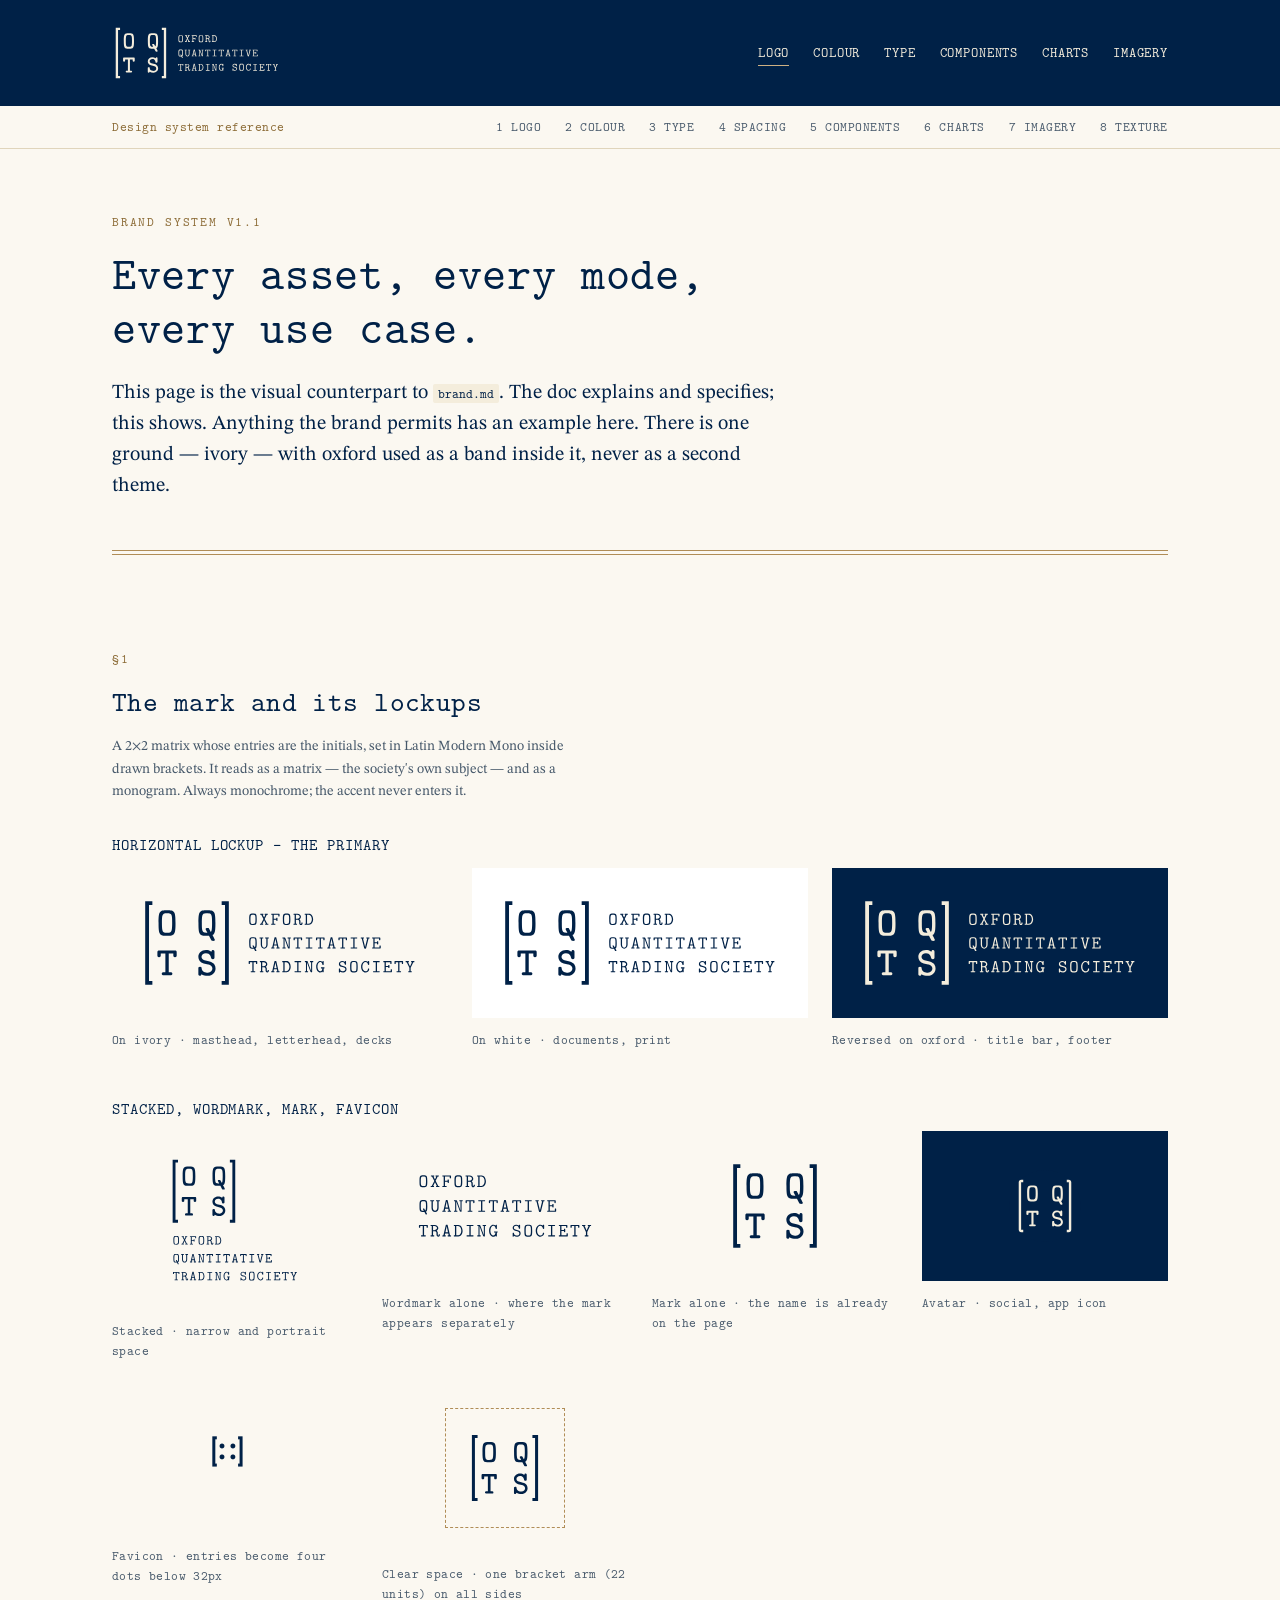
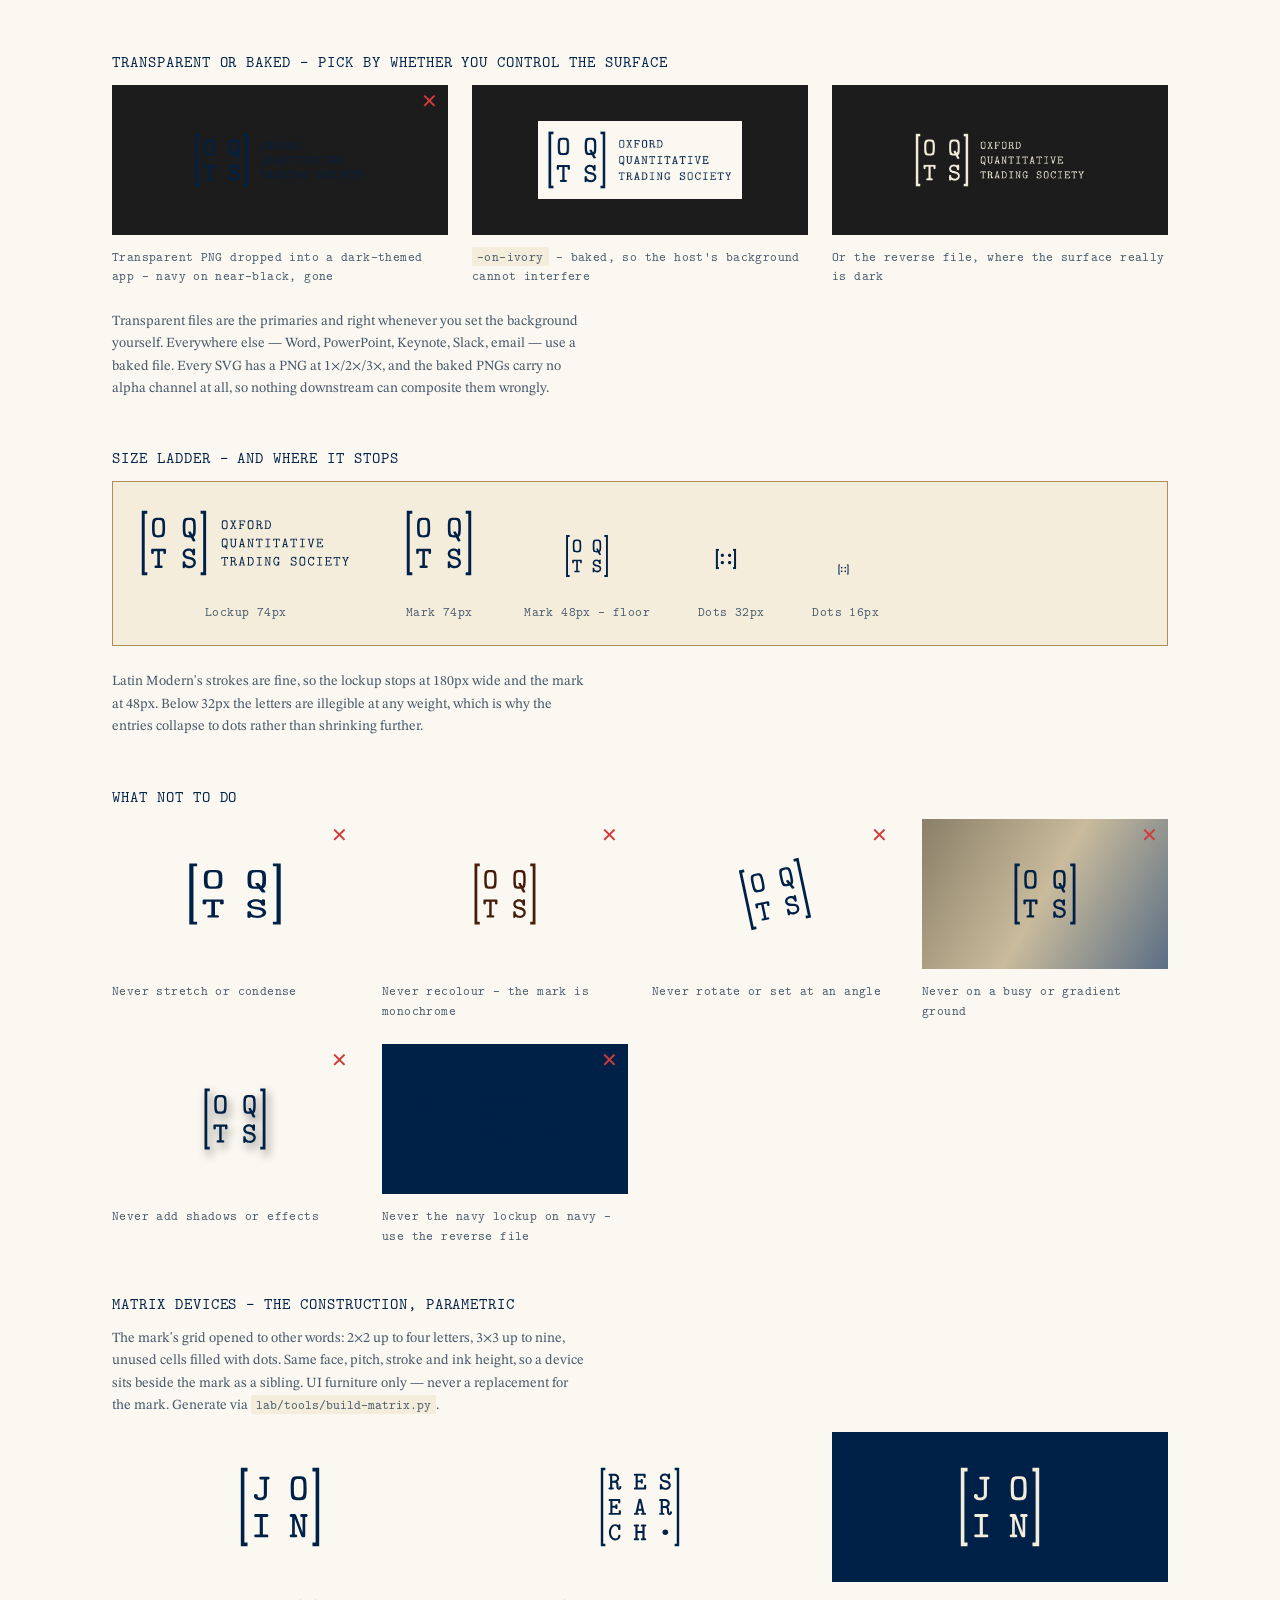
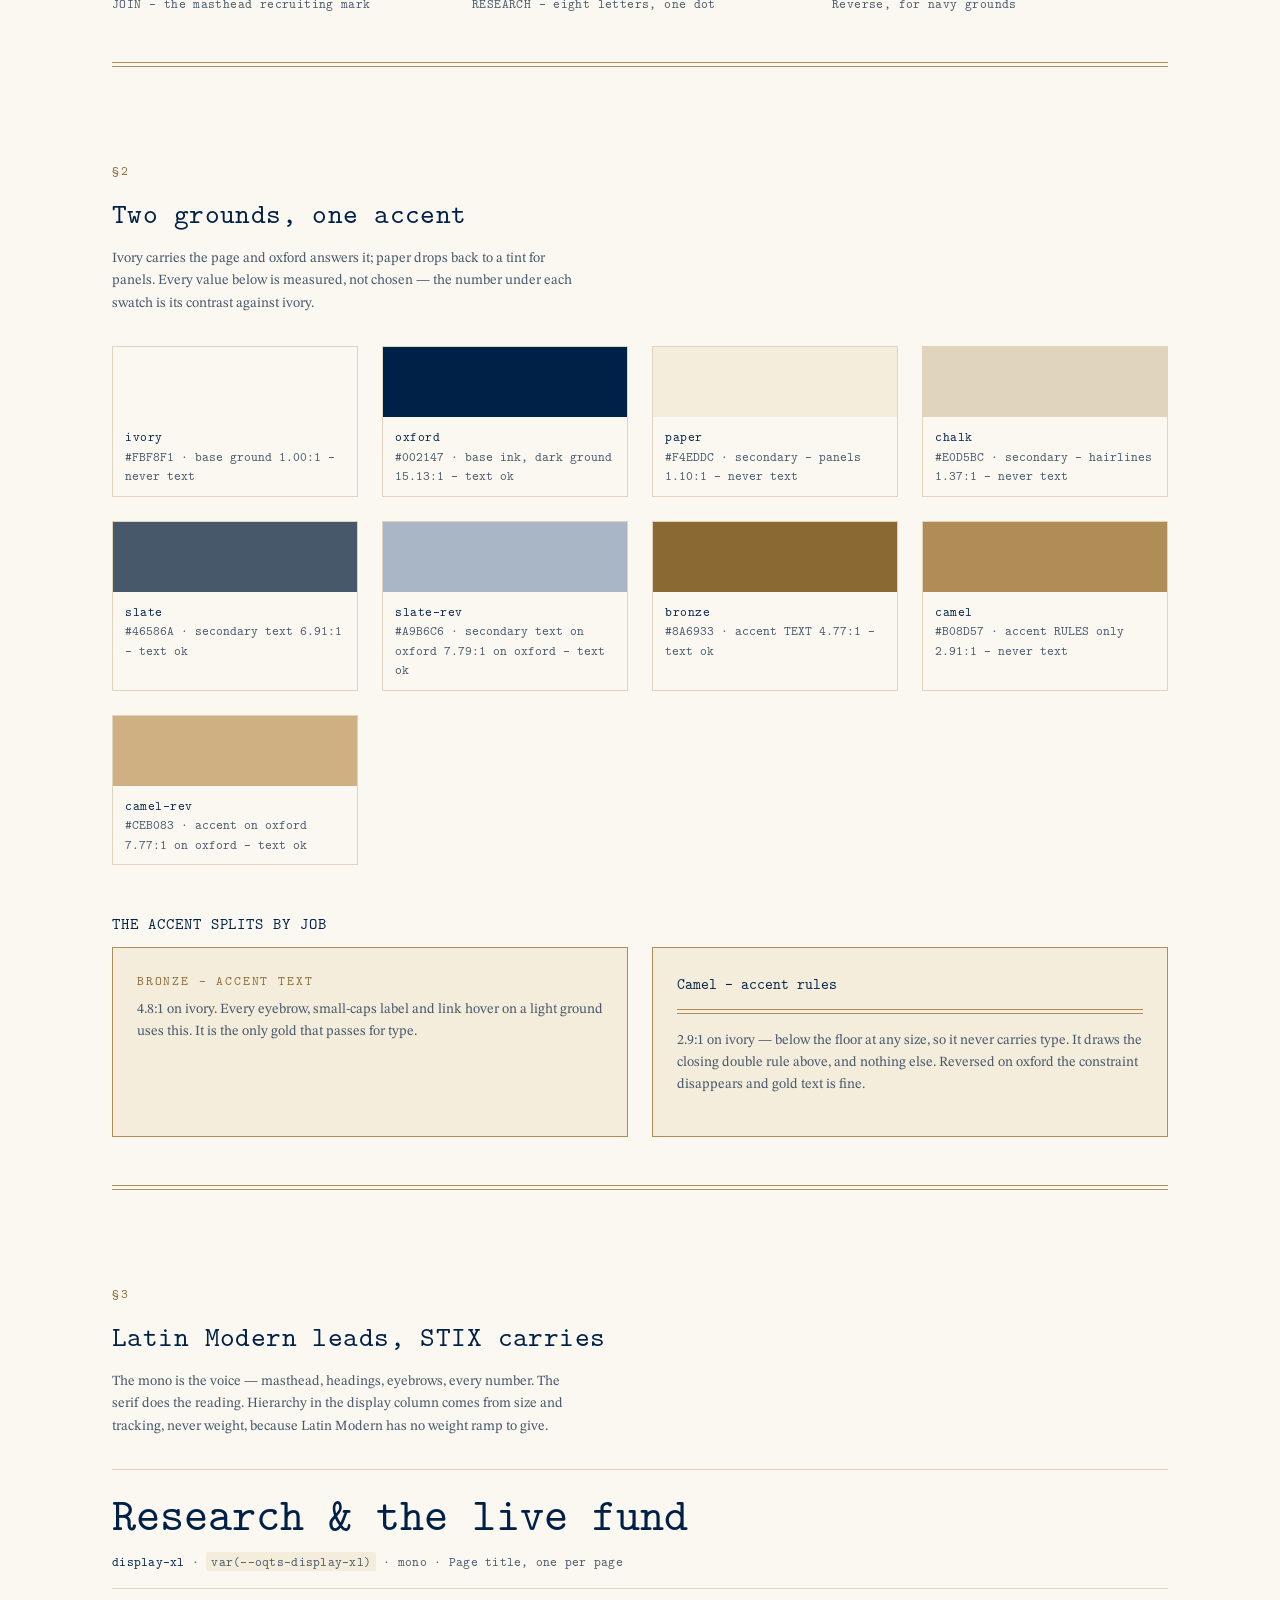
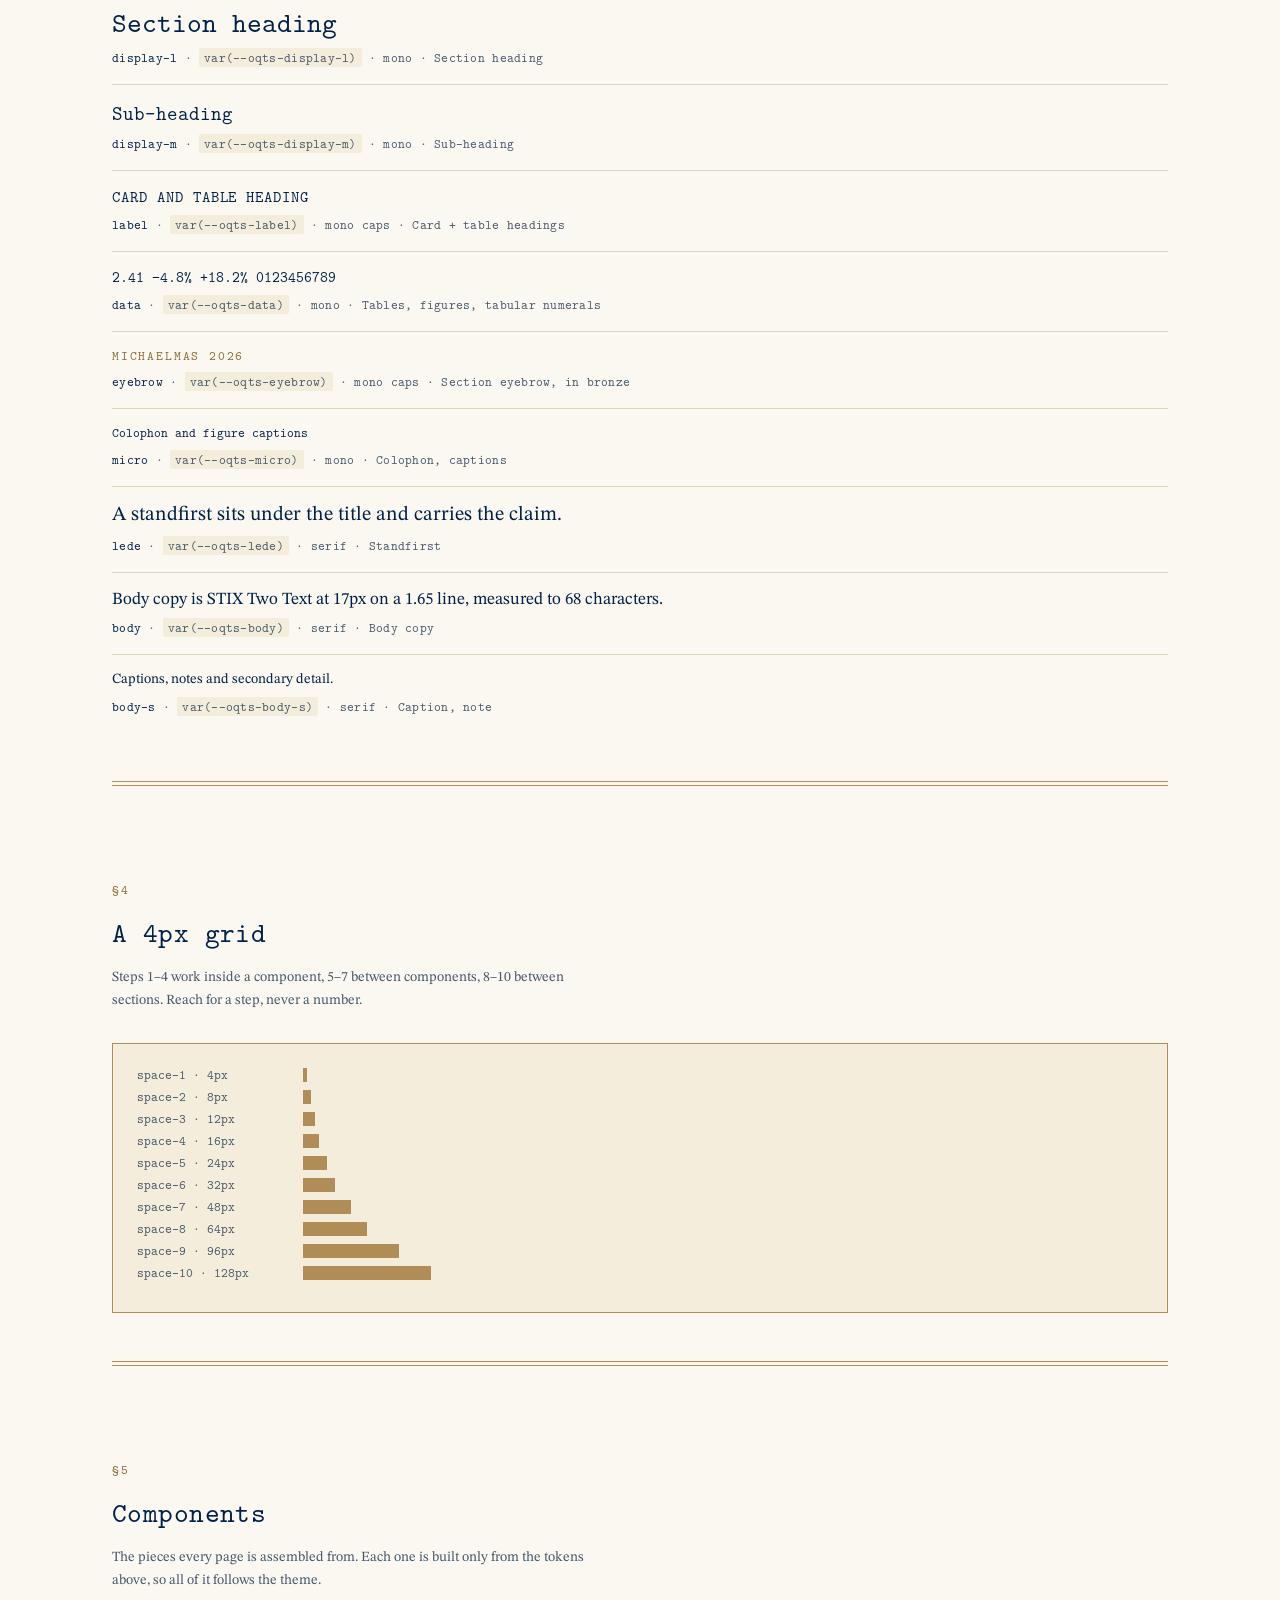
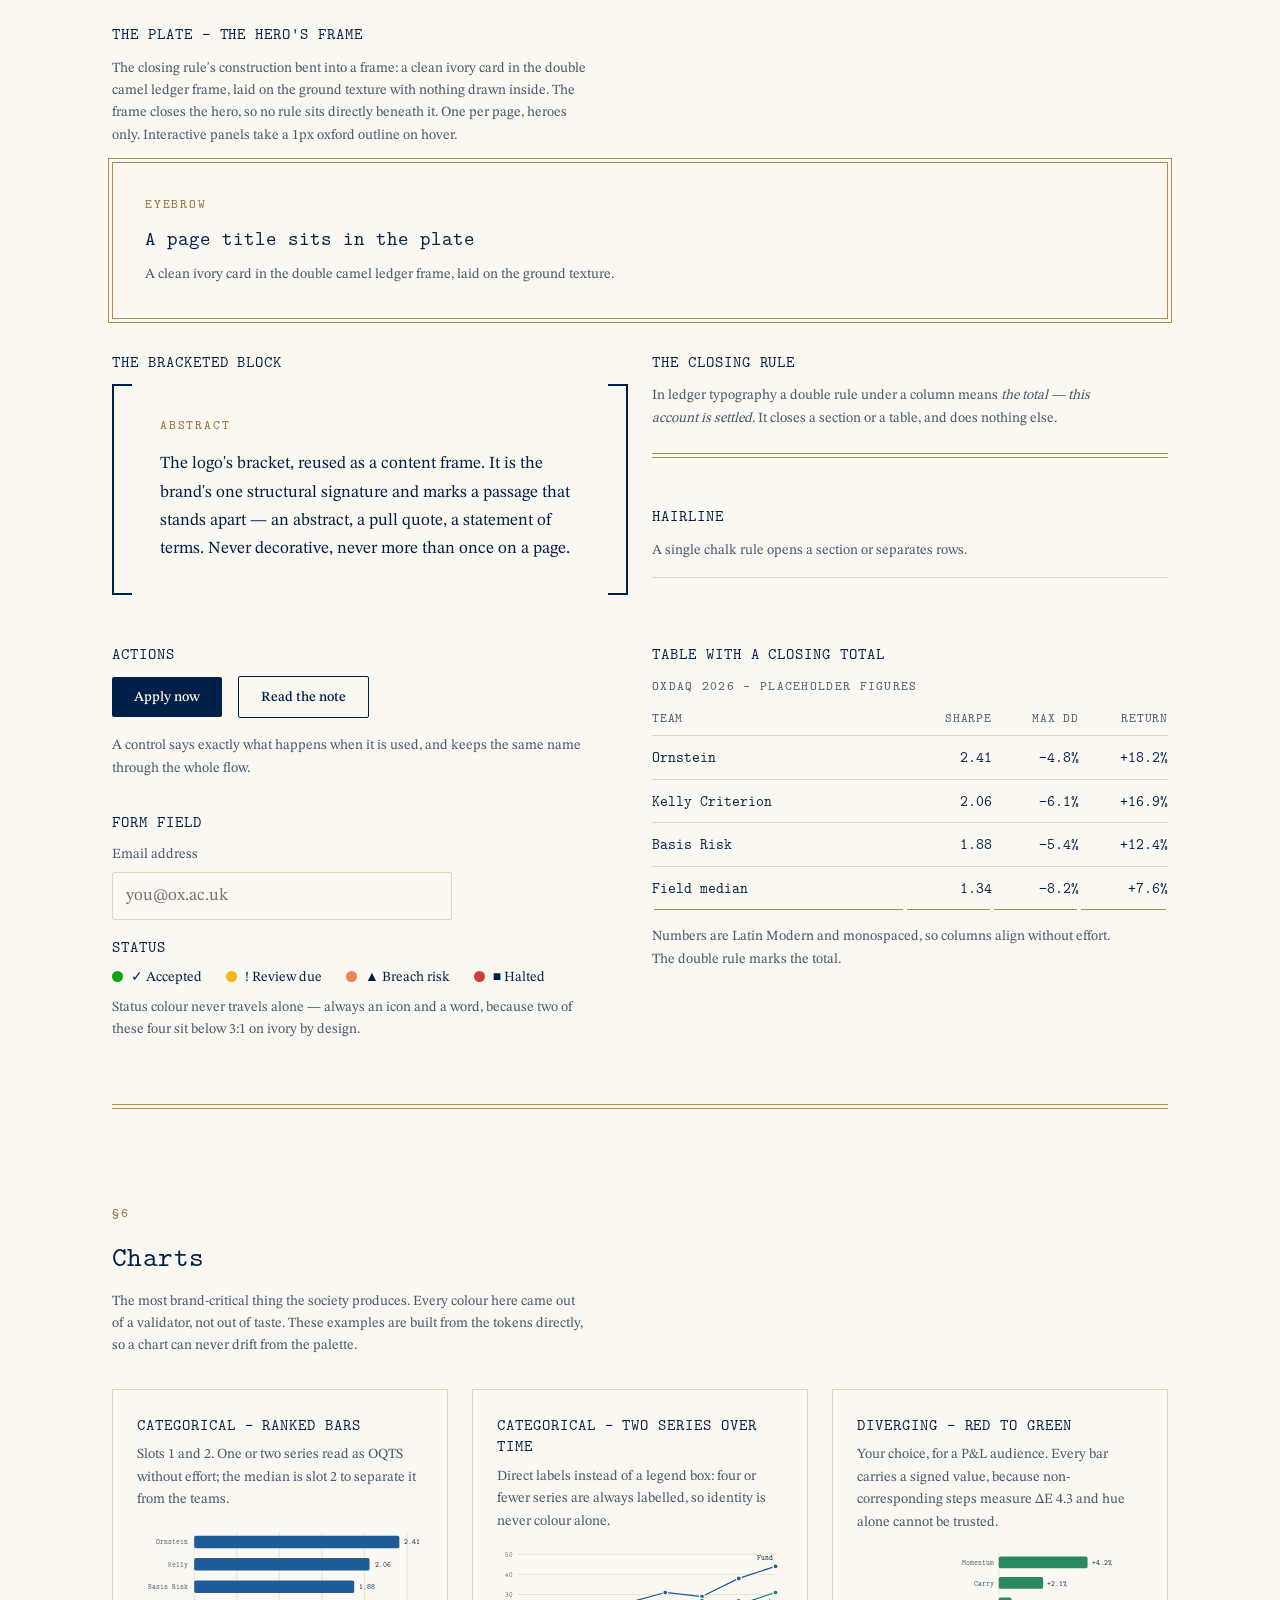
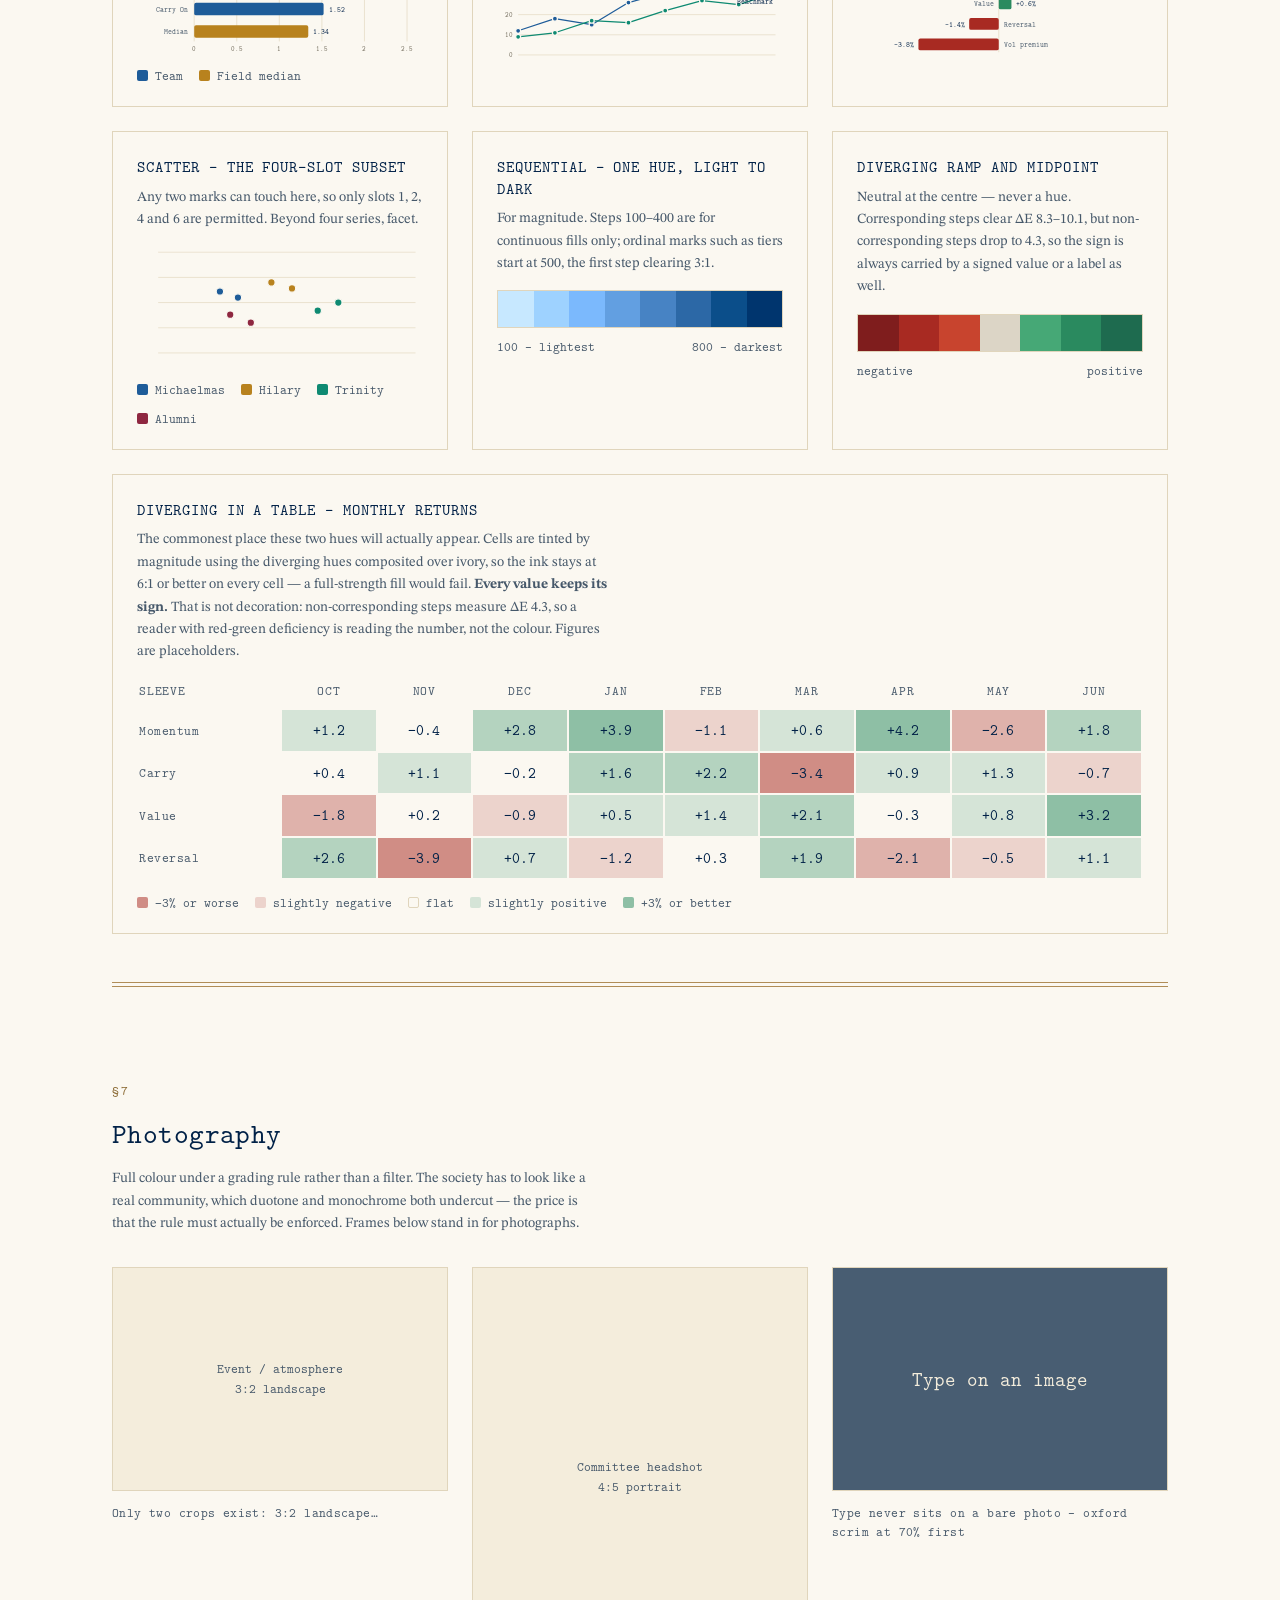
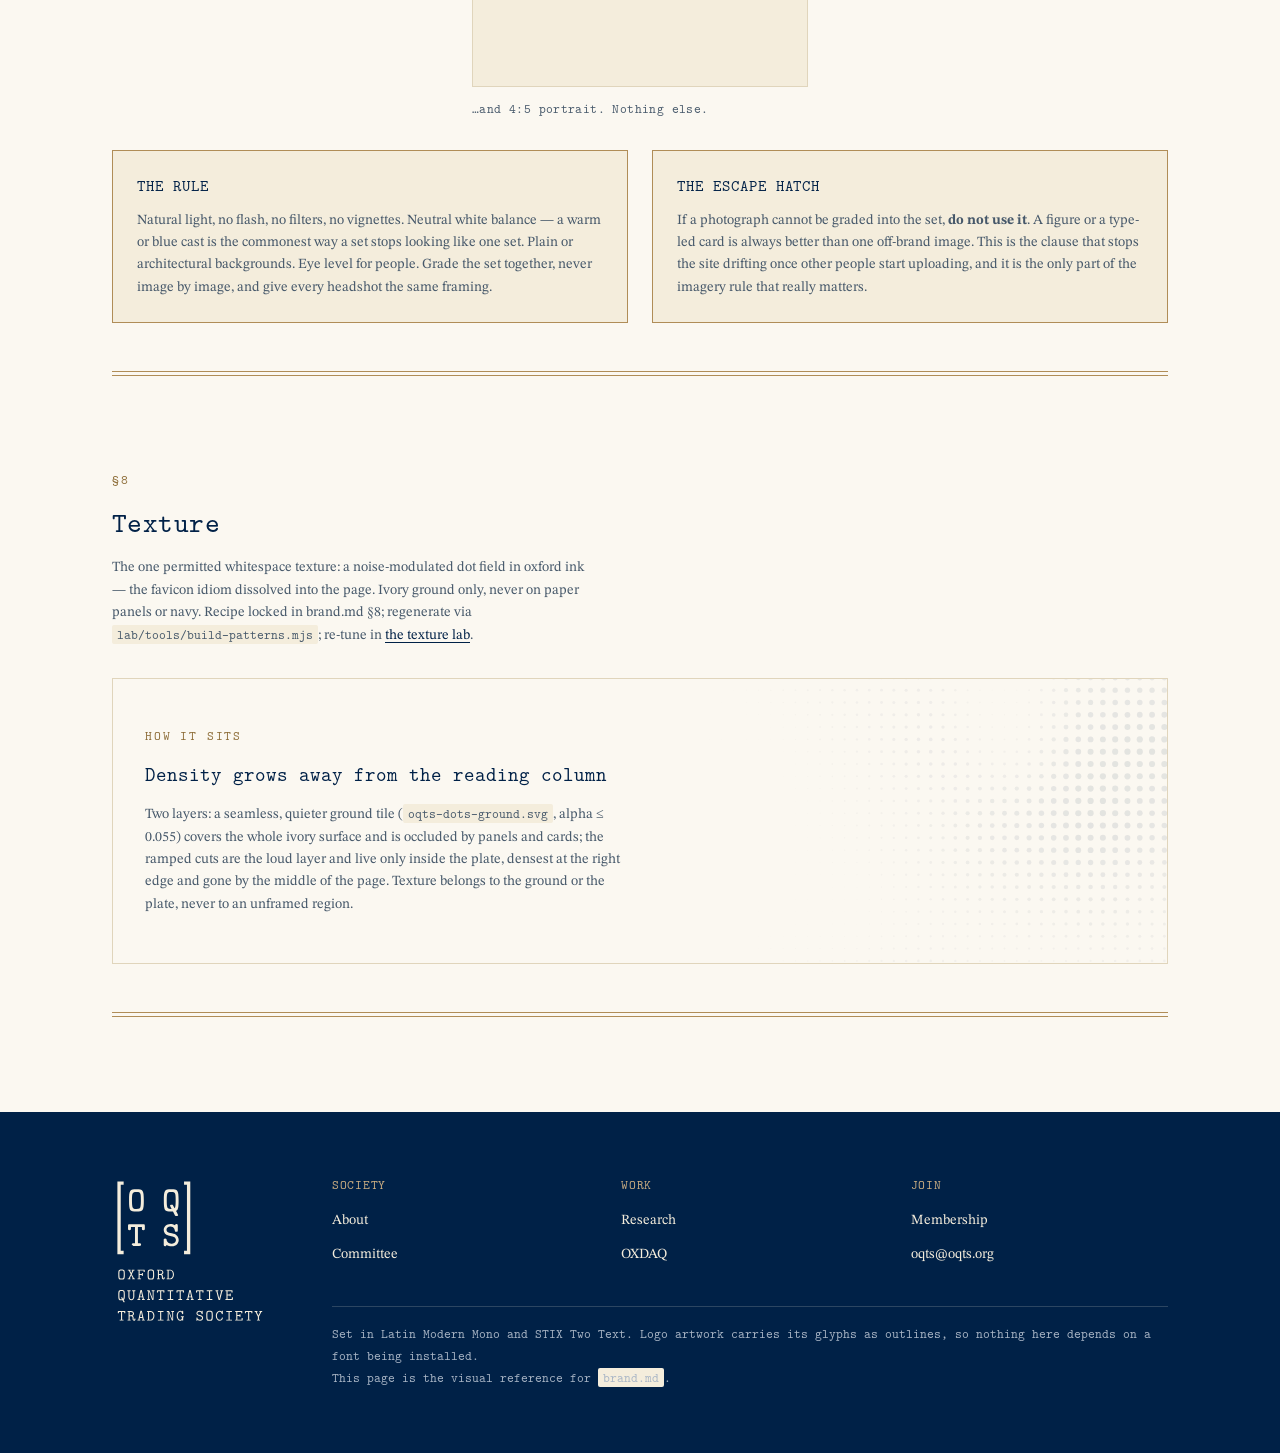
<file: demo/index.html>
<!doctype html>
<html lang="en-GB">
<head>
<meta charset="utf-8">
<meta name="viewport" content="width=device-width, initial-scale=1">
<title>OQTS — design system reference</title>
<link rel="icon" href="../assets/favicon/favicon.ico">
<link rel="stylesheet" href="../assets/oqts.css">
<style>
*,*::before,*::after{box-sizing:border-box}
html{-webkit-text-size-adjust:100%; scroll-behavior:smooth}
body{
  margin:0; background:var(--oqts-surface); color:var(--oqts-ink);
  font:400 var(--oqts-body)/var(--oqts-lh-body) var(--oqts-text);
  transition:background .18s linear, color .18s linear;
}
.wrap{max-width:var(--oqts-content);margin:0 auto;padding:0 var(--oqts-gutter)}
.col{max-width:var(--oqts-measure)}

/* ── type roles ── */
.eyebrow{font:400 var(--oqts-eyebrow)/var(--oqts-lh-ui) var(--oqts-display);
  letter-spacing:var(--oqts-track-eyebrow);text-transform:uppercase;
  color:var(--oqts-accent-text);margin:0 0 var(--oqts-space-4)}
h1,h2,h3,h4{font-family:var(--oqts-display);font-weight:400;color:var(--oqts-ink);margin:0}
h1{font-size:var(--oqts-display-xl);line-height:var(--oqts-lh-tight);
  letter-spacing:var(--oqts-track-display);margin-bottom:var(--oqts-space-5)}
h2{font-size:var(--oqts-display-l);line-height:var(--oqts-lh-heading);
  letter-spacing:var(--oqts-track-display);margin-bottom:var(--oqts-space-4)}
h3{font-size:var(--oqts-display-m);line-height:1.3;margin-bottom:var(--oqts-space-3)}
h4{font-size:var(--oqts-label);line-height:1.35;letter-spacing:var(--oqts-track-label);
  text-transform:uppercase;margin-bottom:var(--oqts-space-3)}
p{margin:0 0 var(--oqts-space-4)}
.lede{font-size:var(--oqts-lede);line-height:1.55}
.note{font-size:var(--oqts-body-s);line-height:1.6;color:var(--oqts-ink-2);max-width:var(--oqts-measure)}
.mono{font-family:var(--oqts-display);font-size:var(--oqts-data)}
a{color:var(--oqts-ink);text-underline-offset:3px}
a:hover{color:var(--oqts-accent-text)}
:focus-visible{outline:2px solid var(--oqts-accent-text);outline-offset:3px}
code{font-family:var(--oqts-display);font-size:var(--oqts-micro);
  background:var(--oqts-surface-2);padding:1px 5px;border-radius:2px}

/* ── signature devices ── */
.close-rule{position:relative;border-top:1px solid var(--oqts-accent-rule);height:4px;
  margin-top:var(--oqts-space-7)}
.close-rule::after{content:'';position:absolute;inset:3px 0 auto 0;
  border-top:1px solid var(--oqts-accent-rule)}
.hair{border:0;border-top:var(--oqts-rule) solid var(--oqts-hairline);margin:0}
.bracketed{position:relative;padding:var(--oqts-space-6) var(--oqts-space-7)}
.bracketed::before,.bracketed::after{content:'';position:absolute;top:0;bottom:0;width:20px;
  border:2px solid var(--oqts-ink)}
.bracketed::before{left:0;border-right:0}
.bracketed::after{right:0;border-left:0}

/* ── page furniture ── */
.masthead{background:var(--oqts-oxford);padding:var(--oqts-space-5) 0}
.masthead .bar{display:flex;align-items:center;justify-content:space-between;
  gap:var(--oqts-space-6);flex-wrap:wrap}
.masthead img{height:58px;width:auto;display:block}
.masthead nav ul{display:flex;gap:var(--oqts-space-5);list-style:none;margin:0;padding:0;flex-wrap:wrap}
.masthead nav a{font:400 var(--oqts-body-s)/1 var(--oqts-display);letter-spacing:var(--oqts-track-label);
  text-transform:uppercase;text-decoration:none;color:var(--oqts-paper)}
.masthead nav a:hover{color:var(--oqts-camel-rev)}
.masthead nav a[aria-current]{border-bottom:1px solid var(--oqts-camel-rev);padding-bottom:4px}

.toolbar{position:sticky;top:0;z-index:20;background:var(--oqts-surface);
  border-bottom:1px solid var(--oqts-hairline);padding:var(--oqts-space-3) 0}
.toolbar .inner{display:flex;gap:var(--oqts-space-5);align-items:center;flex-wrap:wrap;
  font:400 var(--oqts-micro)/1.4 var(--oqts-display);letter-spacing:.04em}
.toolbar a{color:var(--oqts-ink-2);text-decoration:none;text-transform:uppercase}
.toolbar a:hover{color:var(--oqts-accent-text)}

section{padding-top:var(--oqts-space-9)}
.sec-head{margin-bottom:var(--oqts-space-6)}
.grid{display:grid;gap:var(--oqts-space-5)}
.g2{grid-template-columns:repeat(auto-fit,minmax(290px,1fr))}
.g3{grid-template-columns:repeat(auto-fit,minmax(215px,1fr))}
.panel{background:var(--oqts-surface-2);padding:var(--oqts-space-5);
  border:1px solid var(--oqts-accent-rule);transition:box-shadow .15s ease}
.panel:hover{box-shadow:0 0 0 1px var(--oqts-ink)}
.plate{position:relative;border:1px solid var(--oqts-accent-rule);background:var(--oqts-ivory);box-shadow:0 0 0 3px var(--oqts-ivory),0 0 0 4px var(--oqts-accent-rule);padding:var(--oqts-space-6)}
.plate .tex{position:absolute;inset:0;width:100%;height:100%;object-fit:cover;object-position:right;pointer-events:none}
.plate .over{position:relative}
.spec{font:400 var(--oqts-micro)/1.55 var(--oqts-display);color:var(--oqts-ink-2);
  letter-spacing:.02em;margin-top:var(--oqts-space-2)}
.spec b{color:var(--oqts-ink);font-weight:400}
figure{margin:0}
figcaption{font:400 var(--oqts-micro)/1.5 var(--oqts-display);color:var(--oqts-ink-2);
  margin-top:var(--oqts-space-3);letter-spacing:.03em}

/* ── logo displays ── */
.logo-cell{background:var(--oqts-surface-2);padding:var(--oqts-space-5);
  display:flex;align-items:center;justify-content:center;min-height:150px}
.logo-cell.on-ivory{background:var(--oqts-ivory)}
.logo-cell.on-white{background:#fff}
.logo-cell.on-navy{background:var(--oqts-oxford)}
.logo-cell img{max-width:100%;height:auto}
.ladder{display:flex;align-items:flex-end;gap:var(--oqts-space-7);flex-wrap:wrap}
.ladder figure{text-align:center}
.avatar{width:72px;height:72px;border-radius:50%;overflow:hidden;display:block}
.avatar img{width:100%;height:100%;display:block}
.clearspace{position:relative;display:inline-block;padding:22px}
.clearspace::before{content:'';position:absolute;inset:0;border:1px dashed var(--oqts-accent-rule)}
.dont{position:relative}
.dont::after{content:'✕';position:absolute;top:6px;right:10px;color:var(--oqts-status-critical);
  font:400 20px/1 var(--oqts-display)}

/* ── colour ── */
.sw{border:1px solid var(--oqts-hairline)}
.sw .chip{height:70px}
.sw .info{padding:10px 12px;font:400 var(--oqts-micro)/1.5 var(--oqts-display)}
.sw .info b{display:block;font-weight:400;letter-spacing:.04em;color:var(--oqts-ink)}
.sw .info span{color:var(--oqts-ink-2)}

/* ── spacing ── */
.space-row{display:flex;align-items:center;gap:var(--oqts-space-4);margin-bottom:var(--oqts-space-2)}
.space-bar{background:var(--oqts-accent-rule);height:14px}
.space-lab{font:400 var(--oqts-micro)/1 var(--oqts-display);color:var(--oqts-ink-2);min-width:150px}

/* ── components ── */
.btn{display:inline-block;font:500 var(--oqts-body-s)/1 var(--oqts-text);
  background:var(--oqts-ink);color:var(--oqts-surface);padding:13px 22px;border:0;
  border-radius:2px;cursor:pointer;text-decoration:none}
.btn:hover{background:var(--oqts-accent-text);color:var(--oqts-surface)}
.btn.secondary{background:none;color:var(--oqts-ink);border:1px solid var(--oqts-ink)}
.btn.secondary:hover{background:var(--oqts-ink);color:var(--oqts-surface)}
.field{display:block;margin-bottom:var(--oqts-space-4);max-width:340px}
.field span{display:block;font:400 var(--oqts-body-s)/1.4 var(--oqts-text);
  color:var(--oqts-ink-2);margin-bottom:var(--oqts-space-2)}
.field input{width:100%;font:400 var(--oqts-body)/1.4 var(--oqts-text);
  padding:11px 13px;background:var(--oqts-surface);color:var(--oqts-ink);
  border:1px solid var(--oqts-hairline);border-radius:2px}
.field input:focus-visible{border-color:var(--oqts-ink)}
table{width:100%;border-collapse:collapse;font:400 var(--oqts-data)/1.5 var(--oqts-display);
  font-variant-numeric:tabular-nums}
caption{text-align:left;font:400 var(--oqts-micro)/1.5 var(--oqts-display);
  letter-spacing:.1em;text-transform:uppercase;color:var(--oqts-ink-2);
  padding-bottom:var(--oqts-space-3)}
th{text-align:left;font-weight:400;color:var(--oqts-ink-2);letter-spacing:var(--oqts-track-label);
  text-transform:uppercase;font-size:var(--oqts-micro);padding:0 var(--oqts-space-4) var(--oqts-space-2) 0;
  border-bottom:1px solid var(--oqts-hairline)}
td{padding:10px var(--oqts-space-4) 10px 0;border-bottom:1px solid var(--oqts-hairline)}
td.num,th.num{text-align:right;padding-right:0}
tr.total td{border-bottom:0;border-top:1px solid var(--oqts-accent-rule);
  box-shadow:0 3px 0 -2px var(--oqts-accent-rule)}
.rtn{width:100%;border-collapse:separate;border-spacing:2px;
  font:400 var(--oqts-data)/1.5 var(--oqts-display);font-variant-numeric:tabular-nums}
.rtn th{border:0;padding:0 0 var(--oqts-space-2) 0;text-align:center}
.rtn th.row{text-align:left;padding-right:var(--oqts-space-4)}
.rtn td{border:0;padding:9px 6px;text-align:center;color:var(--oqts-chart-ink)}
.rtn td.row{text-align:left;color:var(--oqts-ink-2);background:none;padding-left:0;
  font-size:var(--oqts-micro);letter-spacing:.04em}
.status-row{display:flex;gap:var(--oqts-space-5);flex-wrap:wrap;align-items:center}
.status{display:flex;align-items:center;gap:8px;font:400 var(--oqts-body-s)/1 var(--oqts-text);
  color:var(--oqts-ink)}
.status i{width:11px;height:11px;border-radius:50%;display:block;flex:none}

/* ── charts ── */
.chart{background:var(--oqts-chart-surface);padding:var(--oqts-space-5);
  border:1px solid var(--oqts-hairline)}
.chart h4{margin-bottom:var(--oqts-space-2)}
.chart svg{display:block;width:100%;height:auto;overflow:visible}
.legend{display:flex;gap:var(--oqts-space-4);flex-wrap:wrap;margin-top:var(--oqts-space-3);
  font:400 var(--oqts-micro)/1 var(--oqts-display);color:var(--oqts-ink-2)}
.legend span{display:flex;align-items:center;gap:7px}
.legend i{width:11px;height:11px;display:block;border-radius:2px}
.ramp{display:flex;height:38px;border:1px solid var(--oqts-hairline)}
.ramp div{flex:1}

/* ── imagery ── */
.imgframe{background:var(--oqts-surface-2);border:1px solid var(--oqts-hairline);
  display:flex;align-items:center;justify-content:center;
  font:400 var(--oqts-micro)/1.5 var(--oqts-display);color:var(--oqts-ink-2);text-align:center;padding:12px}
.r32{aspect-ratio:3/2}.r45{aspect-ratio:4/5}
.scrim{position:relative;color:var(--oqts-paper)}
.scrim::before{content:'';position:absolute;inset:0;background:var(--oqts-oxford);opacity:.7}
.scrim .on-top{position:relative;font-family:var(--oqts-display);font-size:var(--oqts-display-m);
  color:var(--oqts-paper)}

footer{background:var(--oqts-oxford);color:var(--oqts-paper);
  padding:var(--oqts-space-8) 0 var(--oqts-space-7);margin-top:var(--oqts-space-9)}
footer img{height:150px;width:auto;display:block}
footer .cols{display:grid;grid-template-columns:auto 1fr;gap:var(--oqts-space-8);align-items:start}
footer h4{color:var(--oqts-camel-rev);font-size:var(--oqts-micro)}
footer ul{list-style:none;margin:0;padding:0}
footer li{margin-bottom:6px}
footer a{color:var(--oqts-paper);text-decoration:none;font-size:var(--oqts-body-s)}
footer a:hover{color:var(--oqts-camel-rev);text-decoration:underline}
footer .colophon{margin-top:var(--oqts-space-6);padding-top:var(--oqts-space-4);
  border-top:1px solid rgba(244,237,220,.18);
  font:400 var(--oqts-micro)/1.7 var(--oqts-display);color:var(--oqts-slate-rev)}
.foot-links{display:grid;grid-template-columns:repeat(auto-fit,minmax(140px,1fr));gap:var(--oqts-space-6)}

@media (max-width:680px){
  footer .cols{grid-template-columns:1fr}
  .bracketed{padding:var(--oqts-space-5) var(--oqts-space-5)}
  .bracketed::before,.bracketed::after{width:13px}
}
@media (prefers-reduced-motion:reduce){*{transition:none!important;animation:none!important}}
</style>
</head>
<body>

<header class="masthead">
  <div class="wrap bar">
    <a href="#top" aria-label="OQTS home"><img id="mastLogo"
       src="../assets/logo/oqts-lockup-reverse.svg" alt="Oxford Quantitative Trading Society"></a>
    <nav aria-label="Primary"><ul>
      <li><a href="#logo" aria-current="page">Logo</a></li>
      <li><a href="#colour">Colour</a></li>
      <li><a href="#type">Type</a></li>
      <li><a href="#components">Components</a></li>
      <li><a href="#charts">Charts</a></li>
      <li><a href="#imagery">Imagery</a></li>
    </ul></nav>
  </div>
</header>

<div class="toolbar">
  <div class="wrap inner">
    <span style="color:var(--oqts-accent-text);margin-right:auto">Design system reference</span>
    <a href="#logo">1 Logo</a><a href="#colour">2 Colour</a><a href="#type">3 Type</a>
    <a href="#space">4 Spacing</a><a href="#components">5 Components</a>
    <a href="#charts">6 Charts</a><a href="#imagery">7 Imagery</a><a href="#texture">8 Texture</a>
  </div>
</div>

<main id="top">
  <div class="wrap">
    <section style="padding-top:var(--oqts-space-8)">
      <p class="eyebrow">Brand system v1.1</p>
      <h1 class="col">Every asset, every mode,<br>every use case.</h1>
      <p class="lede col">This page is the visual counterpart to <code>brand.md</code>. The doc
        explains and specifies; this shows. Anything the brand permits has an example here.
        There is one ground — ivory — with oxford used as a band inside it, never as a second theme.</p>
      <div class="close-rule"></div>
    </section>

    <!-- ══════════ 1. LOGO ══════════ -->
    <section id="logo">
      <div class="sec-head">
        <p class="eyebrow">§1</p>
        <h2>The mark and its lockups</h2>
        <p class="note">A 2&times;2 matrix whose entries are the initials, set in Latin Modern Mono
          inside drawn brackets. It reads as a matrix — the society's own subject — and as a
          monogram. Always monochrome; the accent never enters it.</p>
      </div>

      <h4>Horizontal lockup — the primary</h4>
      <div class="grid g3" style="margin-bottom:var(--oqts-space-7)">
        <figure><div class="logo-cell on-ivory"><img src="../assets/logo/oqts-lockup.svg" alt="" style="height:96px"></div>
          <figcaption>On ivory · masthead, letterhead, decks</figcaption></figure>
        <figure><div class="logo-cell on-white"><img src="../assets/logo/oqts-lockup.svg" alt="" style="height:96px"></div>
          <figcaption>On white · documents, print</figcaption></figure>
        <figure><div class="logo-cell on-navy"><img src="../assets/logo/oqts-lockup-reverse.svg" alt="" style="height:96px"></div>
          <figcaption>Reversed on oxford · title bar, footer</figcaption></figure>
      </div>

      <h4>Stacked, wordmark, mark, favicon</h4>
      <div class="grid g3" style="margin-bottom:var(--oqts-space-7)">
        <figure><div class="logo-cell on-ivory"><img src="../assets/logo/oqts-lockup-stacked.svg" alt="" style="height:130px"></div>
          <figcaption>Stacked · narrow and portrait space</figcaption></figure>
        <figure><div class="logo-cell on-ivory"><img src="../assets/logo/oqts-wordmark.svg" alt="" style="height:74px"></div>
          <figcaption>Wordmark alone · where the mark appears separately</figcaption></figure>
        <figure><div class="logo-cell on-ivory"><img src="../assets/logo/oqts-mark.svg" alt="" style="height:96px"></div>
          <figcaption>Mark alone · the name is already on the page</figcaption></figure>
        <figure><div class="logo-cell on-navy"><span class="avatar"><img src="../assets/logo/oqts-mark-on-navy.svg" alt=""></span></div>
          <figcaption>Avatar · social, app icon</figcaption></figure>
        <figure><div class="logo-cell on-ivory"><img src="../assets/favicon/favicon-48.png" alt="" style="height:48px;image-rendering:auto"></div>
          <figcaption>Favicon · entries become four dots below 32px</figcaption></figure>
        <figure><div class="logo-cell on-ivory"><span class="clearspace"><img src="../assets/logo/oqts-mark.svg" alt="" style="height:76px;display:block"></span></div>
          <figcaption>Clear space · one bracket arm (22 units) on all sides</figcaption></figure>
      </div>

      <h4>Transparent or baked — pick by whether you control the surface</h4>
      <div class="grid g3" style="margin-bottom:var(--oqts-space-7)">
        <figure class="dont"><div class="logo-cell" style="background:#1c1c1c">
            <img src="../assets/logo-png/oqts-lockup.png" alt="" style="height:60px"></div>
          <figcaption>Transparent PNG dropped into a dark-themed app — navy on near-black, gone</figcaption></figure>
        <figure><div class="logo-cell" style="background:#1c1c1c">
            <img src="../assets/logo-png/oqts-lockup-on-ivory.png" alt="" style="height:78px"></div>
          <figcaption><code>-on-ivory</code> — baked, so the host's background cannot interfere</figcaption></figure>
        <figure><div class="logo-cell" style="background:#1c1c1c">
            <img src="../assets/logo-png/oqts-lockup-reverse.png" alt="" style="height:60px"></div>
          <figcaption>Or the reverse file, where the surface really is dark</figcaption></figure>
      </div>
      <p class="note" style="margin-top:calc(var(--oqts-space-5)*-1);margin-bottom:var(--oqts-space-7)">
        Transparent files are the primaries and right whenever you set the background yourself.
        Everywhere else — Word, PowerPoint, Keynote, Slack, email — use a baked file. Every SVG
        has a PNG at 1&times;/2&times;/3&times;, and the baked PNGs carry no alpha channel at all,
        so nothing downstream can composite them wrongly.</p>

      <h4>Size ladder — and where it stops</h4>
      <div class="ladder panel" style="margin-bottom:var(--oqts-space-7)">
        <figure><img src="../assets/logo/oqts-lockup.svg" alt="" style="height:74px"><figcaption>Lockup 74px</figcaption></figure>
        <figure><img src="../assets/logo/oqts-mark.svg" alt="" style="height:74px"><figcaption>Mark 74px</figcaption></figure>
        <figure><img src="../assets/logo/oqts-mark.svg" alt="" style="height:48px"><figcaption>Mark 48px — floor</figcaption></figure>
        <figure><img src="../assets/favicon/favicon-32.png" alt="" style="height:32px"><figcaption>Dots 32px</figcaption></figure>
        <figure><img src="../assets/favicon/favicon-16.png" alt="" style="height:16px"><figcaption>Dots 16px</figcaption></figure>
      </div>
      <p class="note" style="margin-top:calc(var(--oqts-space-5)*-1);margin-bottom:var(--oqts-space-7)">
        Latin Modern's strokes are fine, so the lockup stops at 180px wide and the mark at 48px.
        Below 32px the letters are illegible at any weight, which is why the entries collapse to
        dots rather than shrinking further.</p>

      <h4>What not to do</h4>
      <div class="grid g3">
        <figure class="dont"><div class="logo-cell on-ivory"><img src="../assets/logo/oqts-mark.svg" alt="" style="height:70px;transform:scaleX(1.5)"></div>
          <figcaption>Never stretch or condense</figcaption></figure>
        <figure class="dont"><div class="logo-cell on-ivory"><img src="../assets/logo/oqts-mark.svg" alt="" style="height:70px;filter:sepia(1) saturate(6) hue-rotate(-20deg)"></div>
          <figcaption>Never recolour — the mark is monochrome</figcaption></figure>
        <figure class="dont"><div class="logo-cell on-ivory"><img src="../assets/logo/oqts-mark.svg" alt="" style="height:70px;transform:rotate(-12deg)"></div>
          <figcaption>Never rotate or set at an angle</figcaption></figure>
        <figure class="dont"><div class="logo-cell" style="background:linear-gradient(120deg,#8a7f68,#c9bb9c,#5a6e85)"><img src="../assets/logo/oqts-mark.svg" alt="" style="height:70px"></div>
          <figcaption>Never on a busy or gradient ground</figcaption></figure>
        <figure class="dont"><div class="logo-cell on-ivory"><img src="../assets/logo/oqts-mark.svg" alt="" style="height:70px;filter:drop-shadow(3px 5px 4px rgba(0,0,0,.5))"></div>
          <figcaption>Never add shadows or effects</figcaption></figure>
        <figure class="dont"><div class="logo-cell on-navy"><img src="../assets/logo/oqts-lockup.svg" alt="" style="height:70px"></div>
          <figcaption>Never the navy lockup on navy — use the reverse file</figcaption></figure>
      </div>

      <h4 style="margin-top:var(--oqts-space-7)">Matrix devices — the construction, parametric</h4>
      <p class="note">The mark's grid opened to other words: 2×2 up to four letters, 3×3 up
        to nine, unused cells filled with dots. Same face, pitch, stroke and ink height, so a
        device sits beside the mark as a sibling. UI furniture only — never a replacement for
        the mark. Generate via <code>lab/tools/build-matrix.py</code>.</p>
      <div class="grid g3">
        <figure><div class="logo-cell on-ivory"><img src="../assets/matrix/oqts-matrix-join.svg" alt="" style="height:90px"></div>
          <figcaption>JOIN — the masthead recruiting mark</figcaption></figure>
        <figure><div class="logo-cell on-ivory"><img src="../assets/matrix/oqts-matrix-research.svg" alt="" style="height:90px"></div>
          <figcaption>RESEARCH — eight letters, one dot</figcaption></figure>
        <figure><div class="logo-cell on-navy"><img src="../assets/matrix/oqts-matrix-join-reverse.svg" alt="" style="height:90px"></div>
          <figcaption>Reverse, for navy grounds</figcaption></figure>
      </div>
      <div class="close-rule"></div>
    </section>

    <!-- ══════════ 2. COLOUR ══════════ -->
    <section id="colour">
      <div class="sec-head">
        <p class="eyebrow">§2</p>
        <h2>Two grounds, one accent</h2>
        <p class="note">Ivory carries the page and oxford answers it; paper drops back to a tint for
          panels. Every value below is measured, not chosen — the number under each swatch is its
          contrast against ivory.</p>
      </div>
      <div class="grid g3" id="swatches"></div>

      <h4 style="margin-top:var(--oqts-space-7)">The accent splits by job</h4>
      <div class="grid g2">
        <div class="panel">
          <p class="eyebrow" style="margin-bottom:var(--oqts-space-2)">Bronze — accent text</p>
          <p class="note" style="margin:0">4.8:1 on ivory. Every eyebrow, small-caps label and link
            hover on a light ground uses this. It is the only gold that passes for type.</p>
        </div>
        <div class="panel">
          <p class="mono" style="margin:0 0 var(--oqts-space-2)">Camel — accent rules</p>
          <div class="close-rule" style="margin-top:var(--oqts-space-3)"></div>
          <p class="note" style="margin-top:var(--oqts-space-4)">2.9:1 on ivory — below the floor at
            any size, so it never carries type. It draws the closing double rule above, and nothing
            else. Reversed on oxford the constraint disappears and gold text is fine.</p>
        </div>
      </div>
      <div class="close-rule"></div>
    </section>

    <!-- ══════════ 3. TYPE ══════════ -->
    <section id="type">
      <div class="sec-head">
        <p class="eyebrow">§3</p>
        <h2>Latin Modern leads, STIX carries</h2>
        <p class="note">The mono is the voice — masthead, headings, eyebrows, every number. The serif
          does the reading. Hierarchy in the display column comes from size and tracking, never
          weight, because Latin Modern has no weight ramp to give.</p>
      </div>
      <div id="typescale"></div>
      <div class="close-rule"></div>
    </section>

    <!-- ══════════ 4. SPACING ══════════ -->
    <section id="space">
      <div class="sec-head">
        <p class="eyebrow">§4</p>
        <h2>A 4px grid</h2>
        <p class="note">Steps 1–4 work inside a component, 5–7 between components, 8–10 between
          sections. Reach for a step, never a number.</p>
      </div>
      <div id="spacescale" class="panel"></div>
      <div class="close-rule"></div>
    </section>

    <!-- ══════════ 5. COMPONENTS ══════════ -->
    <section id="components">
      <div class="sec-head">
        <p class="eyebrow">§5</p>
        <h2>Components</h2>
        <p class="note">The pieces every page is assembled from. Each one is built only from the
          tokens above, so all of it follows the theme.</p>
      </div>

      <h4>The plate — the hero's frame</h4>
      <p class="note">The closing rule's construction bent into a frame: a clean ivory card in
        the double camel ledger frame, laid on the ground texture with nothing drawn inside.
        The frame closes the hero, so no rule sits directly beneath it. One per page, heroes
        only. Interactive panels take a 1px oxford outline on hover.</p>
      <div class="plate" style="margin-bottom:var(--oqts-space-6)">
        <div class="over" style="max-width:32em">
          <p class="eyebrow" style="margin-bottom:var(--oqts-space-3)">Eyebrow</p>
          <h3 style="margin-bottom:var(--oqts-space-3)">A page title sits in the plate</h3>
          <p class="note" style="margin:0">A clean ivory card in the double camel ledger
            frame, laid on the ground texture.</p>
        </div>
      </div>

      <div class="grid g2">
        <div>
          <h4>The bracketed block</h4>
          <div class="bracketed">
            <p class="eyebrow">Abstract</p>
            <p style="margin:0">The logo's bracket, reused as a content frame. It is the brand's one
              structural signature and marks a passage that stands apart — an abstract, a pull
              quote, a statement of terms. Never decorative, never more than once on a page.</p>
          </div>
        </div>
        <div>
          <h4>The closing rule</h4>
          <p class="note">In ledger typography a double rule under a column means <em>the total —
            this account is settled</em>. It closes a section or a table, and does nothing else.</p>
          <div class="close-rule" style="margin-top:var(--oqts-space-5)"></div>
          <h4 style="margin-top:var(--oqts-space-7)">Hairline</h4>
          <p class="note">A single chalk rule opens a section or separates rows.</p>
          <hr class="hair" style="margin-top:var(--oqts-space-4)">
        </div>
      </div>

      <div class="grid g2" style="margin-top:var(--oqts-space-7)">
        <div>
          <h4>Actions</h4>
          <p><a href="#components" class="btn">Apply now</a>
             <a href="#components" class="btn secondary" style="margin-left:var(--oqts-space-3)">Read the note</a></p>
          <p class="note">A control says exactly what happens when it is used, and keeps the same
            name through the whole flow.</p>
          <h4 style="margin-top:var(--oqts-space-6)">Form field</h4>
          <label class="field"><span>Email address</span><input type="email" placeholder="you@ox.ac.uk"></label>
          <h4>Status</h4>
          <div class="status-row">
            <span class="status"><i style="background:var(--oqts-status-good)"></i>✓ Accepted</span>
            <span class="status"><i style="background:var(--oqts-status-warning)"></i>! Review due</span>
            <span class="status"><i style="background:var(--oqts-status-serious)"></i>▲ Breach risk</span>
            <span class="status"><i style="background:var(--oqts-status-critical)"></i>■ Halted</span>
          </div>
          <p class="note" style="margin-top:var(--oqts-space-3)">Status colour never travels alone —
            always an icon and a word, because two of these four sit below 3:1 on ivory by design.</p>
        </div>
        <div>
          <h4>Table with a closing total</h4>
          <table>
            <caption>OXDAQ 2026 — placeholder figures</caption>
            <thead><tr><th scope="col">Team</th><th scope="col" class="num">Sharpe</th>
              <th scope="col" class="num">Max DD</th><th scope="col" class="num">Return</th></tr></thead>
            <tbody>
              <tr><td>Ornstein</td><td class="num">2.41</td><td class="num">−4.8%</td><td class="num">+18.2%</td></tr>
              <tr><td>Kelly Criterion</td><td class="num">2.06</td><td class="num">−6.1%</td><td class="num">+16.9%</td></tr>
              <tr><td>Basis Risk</td><td class="num">1.88</td><td class="num">−5.4%</td><td class="num">+12.4%</td></tr>
              <tr class="total"><td>Field median</td><td class="num">1.34</td><td class="num">−8.2%</td><td class="num">+7.6%</td></tr>
            </tbody>
          </table>
          <p class="note" style="margin-top:var(--oqts-space-4)">Numbers are Latin Modern and
            monospaced, so columns align without effort. The double rule marks the total.</p>
        </div>
      </div>
      <div class="close-rule"></div>
    </section>

    <!-- ══════════ 6. CHARTS ══════════ -->
    <section id="charts">
      <div class="sec-head">
        <p class="eyebrow">§6</p>
        <h2>Charts</h2>
        <p class="note">The most brand-critical thing the society produces. Every colour here came
          out of a validator, not out of taste. These examples are built from the tokens directly,
          so a chart can never drift from the palette.</p>
      </div>
      <div class="grid g2" id="charts-grid"></div>

      <figure class="chart" style="margin-top:var(--oqts-space-5)">
        <h4>Diverging in a table — monthly returns</h4>
        <p class="note" style="margin-bottom:var(--oqts-space-4)">The commonest place these two
          hues will actually appear. Cells are tinted by magnitude using the diverging hues
          composited over ivory, so the ink stays at 6:1 or better on every cell — a full-strength
          fill would fail. <b>Every value keeps its sign.</b> That is not decoration: non-corresponding
          steps measure ΔE 4.3, so a reader with red-green deficiency is reading the number, not
          the colour. Figures are placeholders.</p>
        <table class="rtn" id="returns"></table>
        <div class="legend" style="margin-top:var(--oqts-space-4)">
          <span><i style="background:var(--oqts-div-cell-neg-3)"></i>−3% or worse</span>
          <span><i style="background:var(--oqts-div-cell-neg-1)"></i>slightly negative</span>
          <span><i style="background:var(--oqts-div-cell-zero);border:1px solid var(--oqts-hairline)"></i>flat</span>
          <span><i style="background:var(--oqts-div-cell-pos-1)"></i>slightly positive</span>
          <span><i style="background:var(--oqts-div-cell-pos-3)"></i>+3% or better</span>
        </div>
      </figure>
      <div class="close-rule"></div>
    </section>

    <!-- ══════════ 7. IMAGERY ══════════ -->
    <section id="imagery">
      <div class="sec-head">
        <p class="eyebrow">§7</p>
        <h2>Photography</h2>
        <p class="note">Full colour under a grading rule rather than a filter. The society has to
          look like a real community, which duotone and monochrome both undercut — the price is
          that the rule must actually be enforced. Frames below stand in for photographs.</p>
      </div>
      <div class="grid g3">
        <figure><div class="imgframe r32">Event / atmosphere<br>3:2 landscape</div>
          <figcaption>Only two crops exist: 3:2 landscape…</figcaption></figure>
        <figure><div class="imgframe r45">Committee headshot<br>4:5 portrait</div>
          <figcaption>…and 4:5 portrait. Nothing else.</figcaption></figure>
        <figure><div class="imgframe r32 scrim"><span class="on-top">Type on an image</span></div>
          <figcaption>Type never sits on a bare photo — oxford scrim at 70% first</figcaption></figure>
      </div>
      <div class="grid g2" style="margin-top:var(--oqts-space-6)">
        <div class="panel"><h4>The rule</h4><p class="note" style="margin:0">
          Natural light, no flash, no filters, no vignettes. Neutral white balance — a warm or blue
          cast is the commonest way a set stops looking like one set. Plain or architectural
          backgrounds. Eye level for people. Grade the set together, never image by image, and give
          every headshot the same framing.</p></div>
        <div class="panel"><h4>The escape hatch</h4><p class="note" style="margin:0">
          If a photograph cannot be graded into the set, <b>do not use it</b>. A figure or a
          type-led card is always better than one off-brand image. This is the clause that stops
          the site drifting once other people start uploading, and it is the only part of the
          imagery rule that really matters.</p></div>
      </div>
      <div class="close-rule"></div>
    </section>

    <section id="texture">
      <div class="sec-head">
        <p class="eyebrow">§8</p>
        <h2>Texture</h2>
        <p class="note">The one permitted whitespace texture: a noise-modulated dot field in
          oxford ink — the favicon idiom dissolved into the page. Ivory ground only, never on
          paper panels or navy. Recipe locked in brand.md §8; regenerate via
          <code>lab/tools/build-patterns.mjs</code>; re-tune in <a href="../lab/textures.html">the texture lab</a>.</p>
      </div>
      <div style="position:relative;border:1px solid var(--oqts-hairline);padding:var(--oqts-space-7) var(--oqts-space-6)">
        <img src="../assets/patterns/oqts-dots-right-1.svg" alt=""
          style="position:absolute;inset:0;width:100%;height:100%;object-fit:cover;object-position:right">
        <div style="position:relative;max-width:30em">
          <p class="eyebrow">How it sits</p>
          <h3 style="margin-bottom:var(--oqts-space-4)">Density grows away from the reading column</h3>
          <p class="note" style="margin:0">Two layers: a seamless, quieter ground tile
            (<code>oqts-dots-ground.svg</code>, alpha ≤ 0.055) covers the whole ivory surface
            and is occluded by panels and cards; the ramped cuts are the loud layer and live
            only inside the plate, densest at the right edge and gone by the middle of the
            page. Texture belongs to the ground or the plate, never to an unframed region.</p>
        </div>
      </div>
      <div class="close-rule"></div>
    </section>
  </div>
</main>

<footer>
  <div class="wrap cols">
    <img src="../assets/logo/oqts-lockup-stacked-reverse.svg" alt="Oxford Quantitative Trading Society">
    <div>
      <div class="foot-links">
        <div><h4>Society</h4><ul><li><a href="#logo">About</a></li><li><a href="#logo">Committee</a></li></ul></div>
        <div><h4>Work</h4><ul><li><a href="#charts">Research</a></li><li><a href="#charts">OXDAQ</a></li></ul></div>
        <div><h4>Join</h4><ul><li><a href="#components">Membership</a></li><li><a href="mailto:oqts@oqts.org">oqts@oqts.org</a></li></ul></div>
      </div>
      <p class="colophon">Set in Latin Modern Mono and STIX Two Text. Logo artwork carries its
        glyphs as outlines, so nothing here depends on a font being installed.<br>
        This page is the visual reference for <code>brand.md</code>.</p>
    </div>
  </div>
</footer>

<script>
/* ── colour swatches, with live contrast against the current ground ── */
const TOKENS = [
  ['ivory','#FBF8F1','base ground'], ['oxford','#002147','base ink, dark ground'],
  ['paper','#F4EDDC','secondary — panels'], ['chalk','#E0D5BC','secondary — hairlines'],
  ['slate','#46586A','secondary text'], ['slate-rev','#A9B6C6','secondary text on oxford','#002147'],
  ['bronze','#8A6933','accent TEXT'],
  ['camel','#B08D57','accent RULES only'], ['camel-rev','#CEB083','accent on oxford','#002147'],
];
function lum(h){const c=[1,3,5].map(i=>parseInt(h.substr(i,2),16)/255)
  .map(v=>v<=.04045?v/12.92:Math.pow((v+.055)/1.055,2.4));
  return .2126*c[0]+.7152*c[1]+.0722*c[2];}
function cr(a,b){const x=lum(a),y=lum(b);return ((Math.max(x,y)+.05)/(Math.min(x,y)+.05));}
function paintSwatches(){
  document.getElementById('swatches').innerHTML = TOKENS.map(([n,hex,role,ground])=>{
    const c = cr(hex, ground || '#FBF8F1');
    const verdict = c>=4.5 ? 'text ok' : (c>=3 ? 'large / UI only' : 'never text');
    return `<div class="sw"><div class="chip" style="background:${hex}"></div>
      <div class="info"><b>${n}</b><span>${hex} · ${role}</span>
      <span>${c.toFixed(2)}:1${ground?' on oxford':''} — ${verdict}</span></div></div>`;}).join('');
}
paintSwatches();

/* ── type scale, rendered at real size ── */
const SCALE = [
  ['--oqts-display-xl','display-xl','mono','Research &amp; the live fund','Page title, one per page'],
  ['--oqts-display-l','display-l','mono','Section heading','Section heading'],
  ['--oqts-display-m','display-m','mono','Sub-heading','Sub-heading'],
  ['--oqts-label','label','mono caps','Card and table heading','Card + table headings'],
  ['--oqts-data','data','mono','2.41 −4.8% +18.2% 0123456789','Tables, figures, tabular numerals'],
  ['--oqts-eyebrow','eyebrow','mono caps','Michaelmas 2026','Section eyebrow, in bronze'],
  ['--oqts-micro','micro','mono','Colophon and figure captions','Colophon, captions'],
  ['--oqts-lede','lede','serif','A standfirst sits under the title and carries the claim.','Standfirst'],
  ['--oqts-body','body','serif','Body copy is STIX Two Text at 17px on a 1.65 line, measured to 68 characters.','Body copy'],
  ['--oqts-body-s','body-s','serif','Captions, notes and secondary detail.','Caption, note'],
];
document.getElementById('typescale').innerHTML = SCALE.map(([tok,name,face,sample,use])=>{
  const mono = face.startsWith('mono');
  const caps = face.includes('caps');
  const style = `font-family:${mono?'var(--oqts-display)':'var(--oqts-text)'};`
    + `font-size:var(${tok});`
    + (caps?`text-transform:uppercase;letter-spacing:${name==='eyebrow'?'var(--oqts-track-eyebrow)':'var(--oqts-track-label)'};`:'')
    + (name==='eyebrow'?'color:var(--oqts-accent-text);':'');
  return `<div style="border-top:1px solid var(--oqts-hairline);padding:var(--oqts-space-4) 0">
    <div style="${style}line-height:1.25">${sample}</div>
    <div class="spec"><b>${name}</b> · <code>var(${tok})</code> · ${face} · ${use}</div></div>`;
}).join('');

/* ── spacing scale ── */
document.getElementById('spacescale').innerHTML = [1,2,3,4,5,6,7,8,9,10].map(i=>{
  const px = [4,8,12,16,24,32,48,64,96,128][i-1];
  return `<div class="space-row"><span class="space-lab">space-${i} · ${px}px</span>
    <span class="space-bar" style="width:${px}px"></span></div>`;}).join('');

/* ── charts. Built from the tokens so the toggle repaints them. ── */
const S = n => `var(--oqts-series-${n})`;
const INK='var(--oqts-chart-ink)', INK2='var(--oqts-chart-ink-2)',
      MUT='var(--oqts-chart-muted)', GRID='var(--oqts-chart-grid)', SURF='var(--oqts-chart-surface)';

function barChart(){
  const data=[['Ornstein',2.41],['Kelly',2.06],['Basis Risk',1.88],['Carry On',1.52],['Median',1.34]];
  const W=460,H=210,L=92,max=2.6;
  let g='';
  [0,0.5,1,1.5,2,2.5].forEach(v=>{const x=L+(v/max)*(W-L-12);
    g+=`<line x1="${x}" y1="8" x2="${x}" y2="${H-26}" stroke="${GRID}" stroke-width="1"/>`;
    g+=`<text x="${x}" y="${H-10}" fill="${MUT}" font-size="11" text-anchor="middle"
        font-family="var(--oqts-display)">${v}</text>`;});
  data.forEach(([n,v],i)=>{const y=14+i*36, w=(v/max)*(W-L-12);
    g+=`<rect x="${L}" y="${y}" width="${w}" height="20" rx="3" fill="${S(i===4?2:1)}"/>`;
    g+=`<text x="${L-10}" y="${y+14}" fill="${INK2}" font-size="12" text-anchor="end"
        font-family="var(--oqts-display)">${n}</text>`;
    g+=`<text x="${L+w+8}" y="${y+14}" fill="${INK}" font-size="12"
        font-family="var(--oqts-display)">${v.toFixed(2)}</text>`;});
  return `<svg viewBox="0 0 ${W} ${H}" role="img" aria-label="OXDAQ Sharpe by team">${g}</svg>`;
}

function lineChart(){
  const A=[12,18,15,26,31,29,38,44], B=[9,11,17,16,22,27,25,31];
  const W=460,H=200,L=34,R=12,T=10,Bm=28,max=50;
  const x=i=>L+i*((W-L-R)/(A.length-1)), y=v=>T+(1-v/max)*(H-T-Bm);
  let g='';
  [0,10,20,30,40,50].forEach(v=>{g+=`<line x1="${L}" y1="${y(v)}" x2="${W-R}" y2="${y(v)}"
    stroke="${GRID}" stroke-width="1"/><text x="${L-8}" y="${y(v)+4}" fill="${MUT}" font-size="11"
    text-anchor="end" font-family="var(--oqts-display)">${v}</text>`;});
  [[A,1],[B,4]].forEach(([d,slot])=>{
    g+=`<polyline fill="none" stroke="${S(slot)}" stroke-width="2" stroke-linejoin="round"
        points="${d.map((v,i)=>`${x(i)},${y(v)}`).join(' ')}"/>`;
    d.forEach((v,i)=>{g+=`<circle cx="${x(i)}" cy="${y(v)}" r="4" fill="${S(slot)}"
        stroke="${SURF}" stroke-width="2"/>`;});});
  g+=`<text x="${x(7)-4}" y="${y(44)-10}" fill="${INK}" font-size="12" text-anchor="end"
      font-family="var(--oqts-display)">Fund</text>`;
  g+=`<text x="${x(7)-4}" y="${y(31)+18}" fill="${INK}" font-size="12" text-anchor="end"
      font-family="var(--oqts-display)">Benchmark</text>`;
  return `<svg viewBox="0 0 ${W} ${H}" role="img" aria-label="Cumulative return, fund versus benchmark">${g}</svg>`;
}

function divChart(){
  const d=[['Momentum',4.2],['Carry',2.1],['Value',0.6],['Reversal',-1.4],['Vol premium',-3.8]];
  const W=460,H=190,C=228,S1=34;
  let g=`<line x1="${C}" y1="6" x2="${C}" y2="${H-24}" stroke="${GRID}" stroke-width="1"/>`;
  d.forEach(([n,v],i)=>{const y=12+i*33, w=Math.abs(v)*S1;
    const pos=v>=0, col=pos?'var(--oqts-div-pos-2)':'var(--oqts-div-neg-2)';
    g+=`<rect x="${pos?C:C-w}" y="${y}" width="${w}" height="19" rx="3" fill="${col}"/>`;
    g+=`<text x="${pos?C-8:C+8}" y="${y+14}" fill="${INK2}" font-size="12"
        text-anchor="${pos?'end':'start'}" font-family="var(--oqts-display)">${n}</text>`;
    g+=`<text x="${pos?C+w+7:C-w-7}" y="${y+14}" fill="${INK}" font-size="12"
        text-anchor="${pos?'start':'end'}" font-family="var(--oqts-display)">${v>0?'+':''}${v.toFixed(1)}%</text>`;});
  return `<svg viewBox="0 0 ${W} ${H}" role="img" aria-label="Attribution by sleeve">${g}</svg>`;
}

function scatterChart(){
  const pts=[[1,.24,.61],[1,.31,.55],[2,.44,.70],[2,.52,.64],[4,.62,.42],[4,.70,.50],[6,.36,.30],[6,.28,.38]];
  const W=460,H=200,L=34,R=12,T=10,Bm=28;
  let g='';
  [0,.25,.5,.75,1].forEach(v=>{const y=T+(1-v)*(H-T-Bm);
    g+=`<line x1="${L}" y1="${y}" x2="${W-R}" y2="${y}" stroke="${GRID}" stroke-width="1"/>`;});
  pts.forEach(([slot,px,py])=>{const x=L+px*(W-L-R), y=T+(1-py)*(H-T-Bm);
    g+=`<circle cx="${x}" cy="${y}" r="6" fill="${S(slot)}" stroke="${SURF}" stroke-width="2"/>`;});
  return `<svg viewBox="0 0 ${W} ${H}" role="img" aria-label="Risk versus return by cohort">${g}</svg>`;
}

const CHARTS = [
  ['Categorical — ranked bars','Slots 1 and 2. One or two series read as OQTS without effort; the median is slot 2 to separate it from the teams.', barChart(),
   [[1,'Team'],[2,'Field median']]],
  ['Categorical — two series over time','Direct labels instead of a legend box: four or fewer series are always labelled, so identity is never colour alone.', lineChart(), null],
  ['Diverging — red to green','Your choice, for a P&amp;L audience. Every bar carries a signed value, because non-corresponding steps measure ΔE 4.3 and hue alone cannot be trusted.', divChart(), null],
  ['Scatter — the four-slot subset','Any two marks can touch here, so only slots 1, 2, 4 and 6 are permitted. Beyond four series, facet.', scatterChart(),
   [[1,'Michaelmas'],[2,'Hilary'],[4,'Trinity'],[6,'Alumni']]],
];
document.getElementById('charts-grid').innerHTML = CHARTS.map(([t,note,svg,leg])=>`
  <figure class="chart"><h4>${t}</h4>
    <p class="note" style="margin-bottom:var(--oqts-space-4)">${note}</p>
    ${svg}
    ${leg?`<div class="legend">${leg.map(([s,l])=>
      `<span><i style="background:${S(s)}"></i>${l}</span>`).join('')}</div>`:''}
  </figure>`).join('')
  + `<figure class="chart"><h4>Sequential — one hue, light to dark</h4>
      <p class="note" style="margin-bottom:var(--oqts-space-4)">For magnitude. Steps 100–400 are for
      continuous fills only; ordinal marks such as tiers start at 500, the first step clearing 3:1.</p>
      <div class="ramp">${[100,200,300,400,500,600,700,800].map(s=>
        `<div style="background:var(--oqts-seq-${s})"></div>`).join('')}</div>
      <div class="legend"><span>100 — lightest</span><span style="margin-left:auto">800 — darkest</span></div>
    </figure>
    <figure class="chart"><h4>Diverging ramp and midpoint</h4>
      <p class="note" style="margin-bottom:var(--oqts-space-4)">Neutral at the centre — never a
      hue. Corresponding steps clear ΔE 8.3–10.1, but non-corresponding steps drop to 4.3, so the
      sign is always carried by a signed value or a label as well.</p>
      <div class="ramp">${['neg-3','neg-2','neg-1','mid','pos-1','pos-2','pos-3'].map(s=>
        `<div style="background:var(--oqts-div-${s})"></div>`).join('')}</div>
      <div class="legend"><span>negative</span><span style="margin-left:auto">positive</span></div>
    </figure>`;

/* ── diverging table: tint by magnitude, sign always written ── */
const MONTHS=['Oct','Nov','Dec','Jan','Feb','Mar','Apr','May','Jun'];
const ROWS=[
  ['Momentum',[1.2,-0.4,2.8,3.9,-1.1,0.6,4.2,-2.6,1.8]],
  ['Carry',[0.4,1.1,-0.2,1.6,2.2,-3.4,0.9,1.3,-0.7]],
  ['Value',[-1.8,0.2,-0.9,0.5,1.4,2.1,-0.3,0.8,3.2]],
  ['Reversal',[2.6,-3.9,0.7,-1.2,0.3,1.9,-2.1,-0.5,1.1]],
];
function tint(v){
  const a=Math.abs(v);
  if(a<0.5) return 'var(--oqts-div-cell-zero)';
  const lvl = a<1.5 ? 1 : (a<3 ? 2 : 3);
  return `var(--oqts-div-cell-${v>0?'pos':'neg'}-${lvl})`;
}
document.getElementById('returns').innerHTML =
  '<thead><tr><th class="row">Sleeve</th>' + MONTHS.map(m=>`<th>${m}</th>`).join('') + '</tr></thead>'
  + '<tbody>' + ROWS.map(([n,vals])=>
      `<tr><td class="row">${n}</td>` + vals.map(v=>
        `<td style="background:${tint(v)}">${v>0?'+':'−'}${Math.abs(v).toFixed(1)}</td>`).join('')
      + '</tr>').join('') + '</tbody>';
</script>
</body>
</html>
</file>
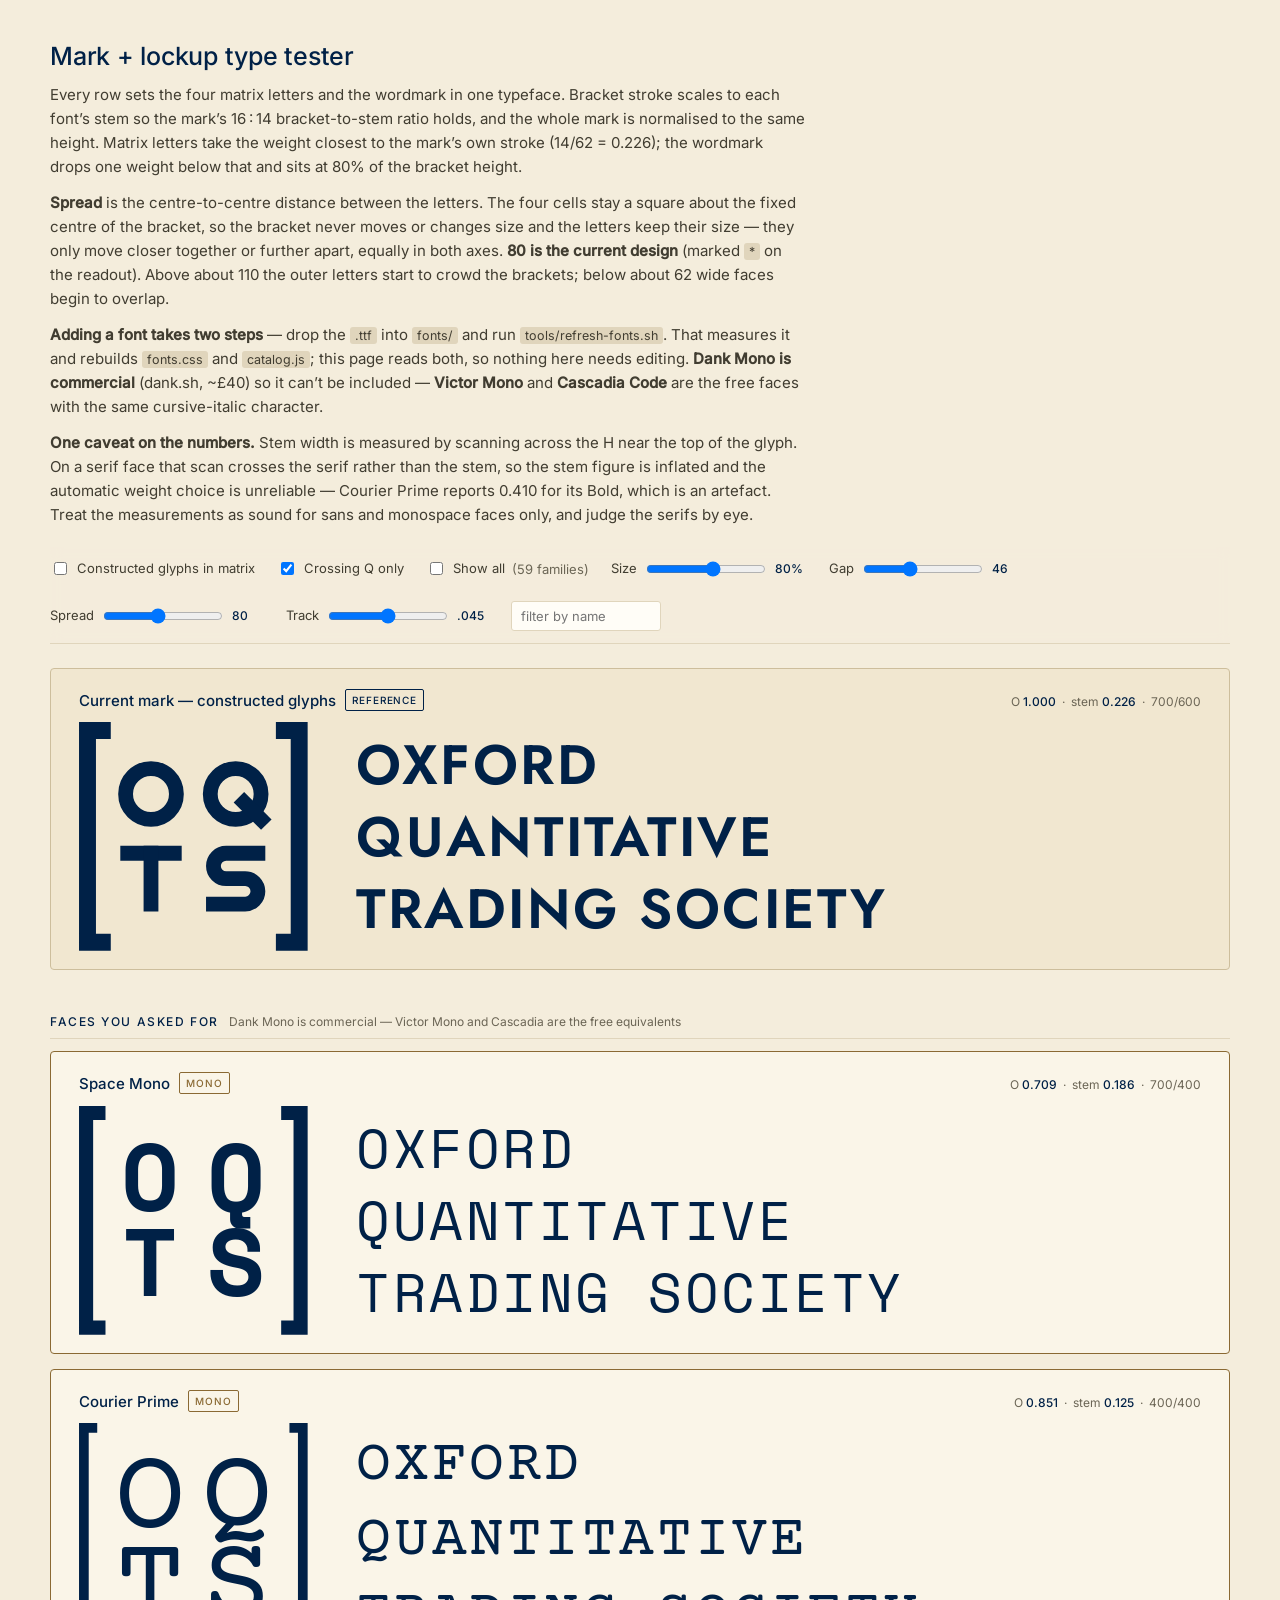
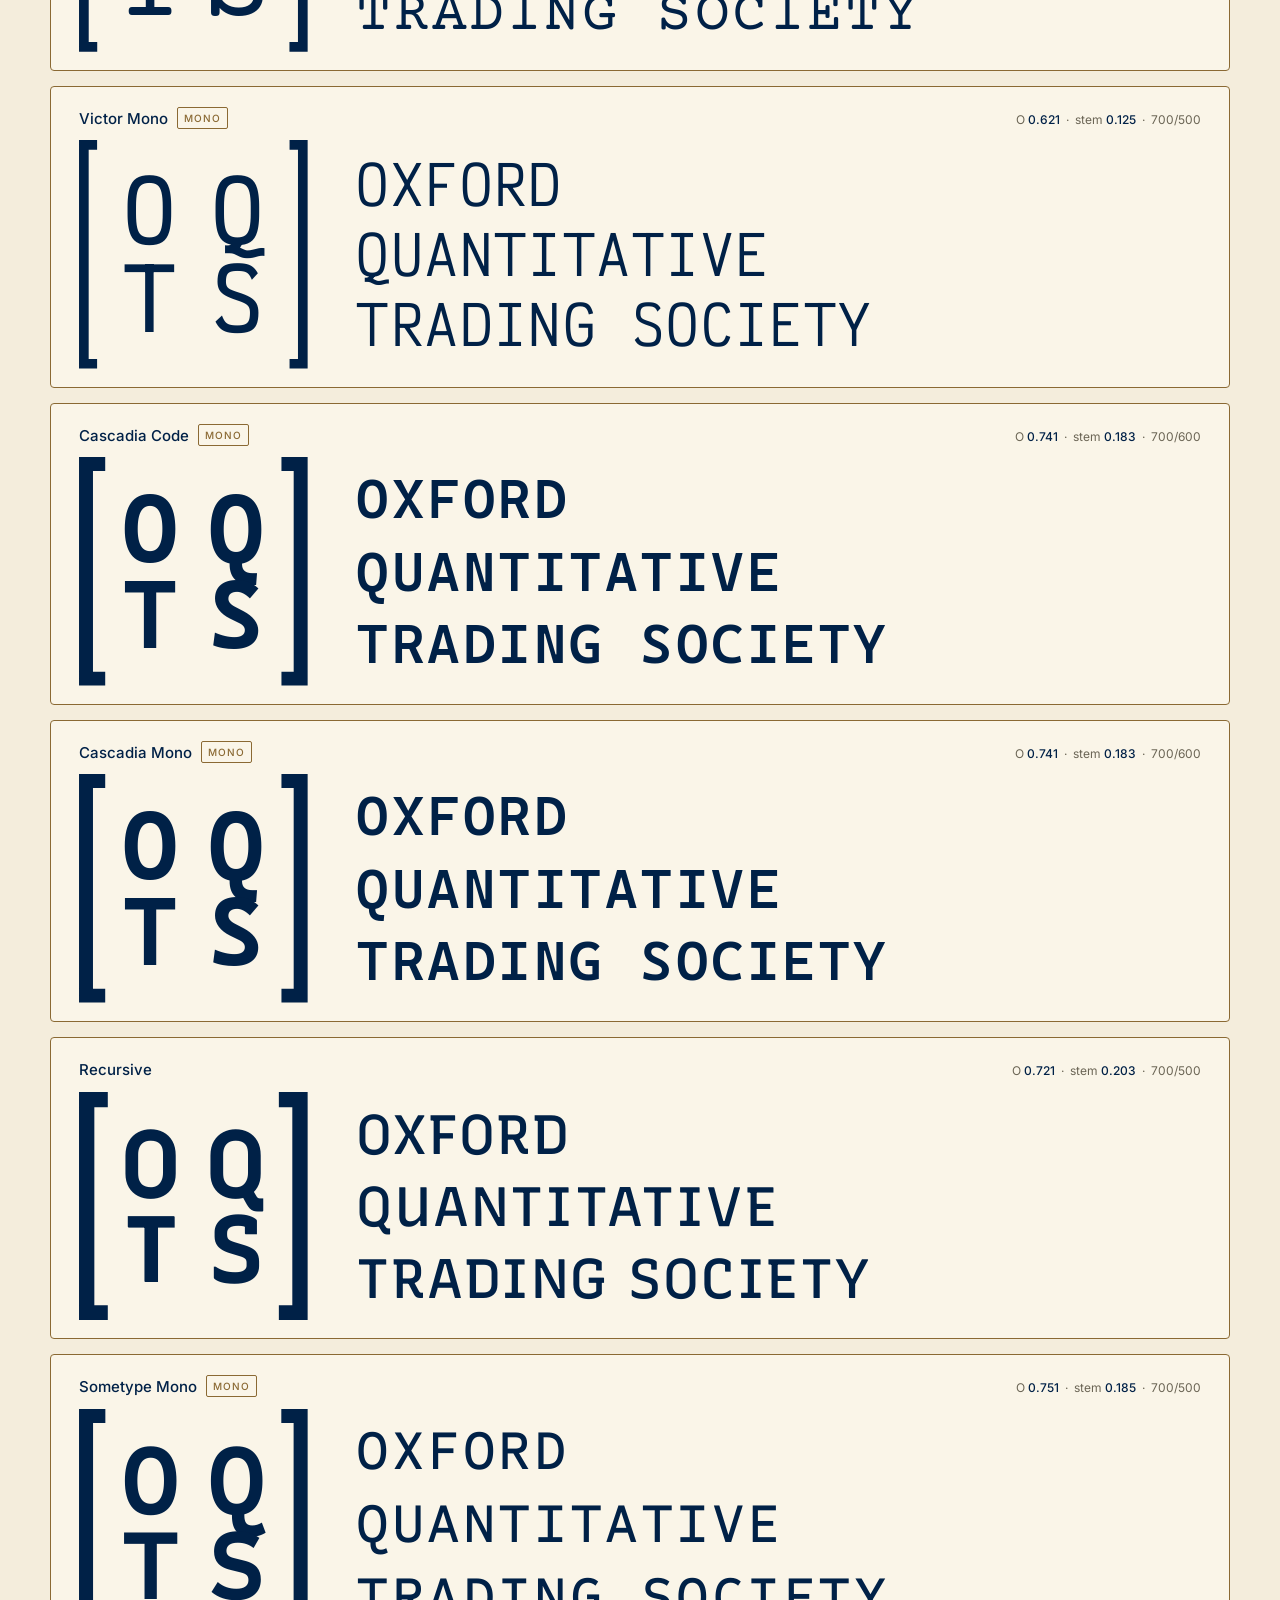
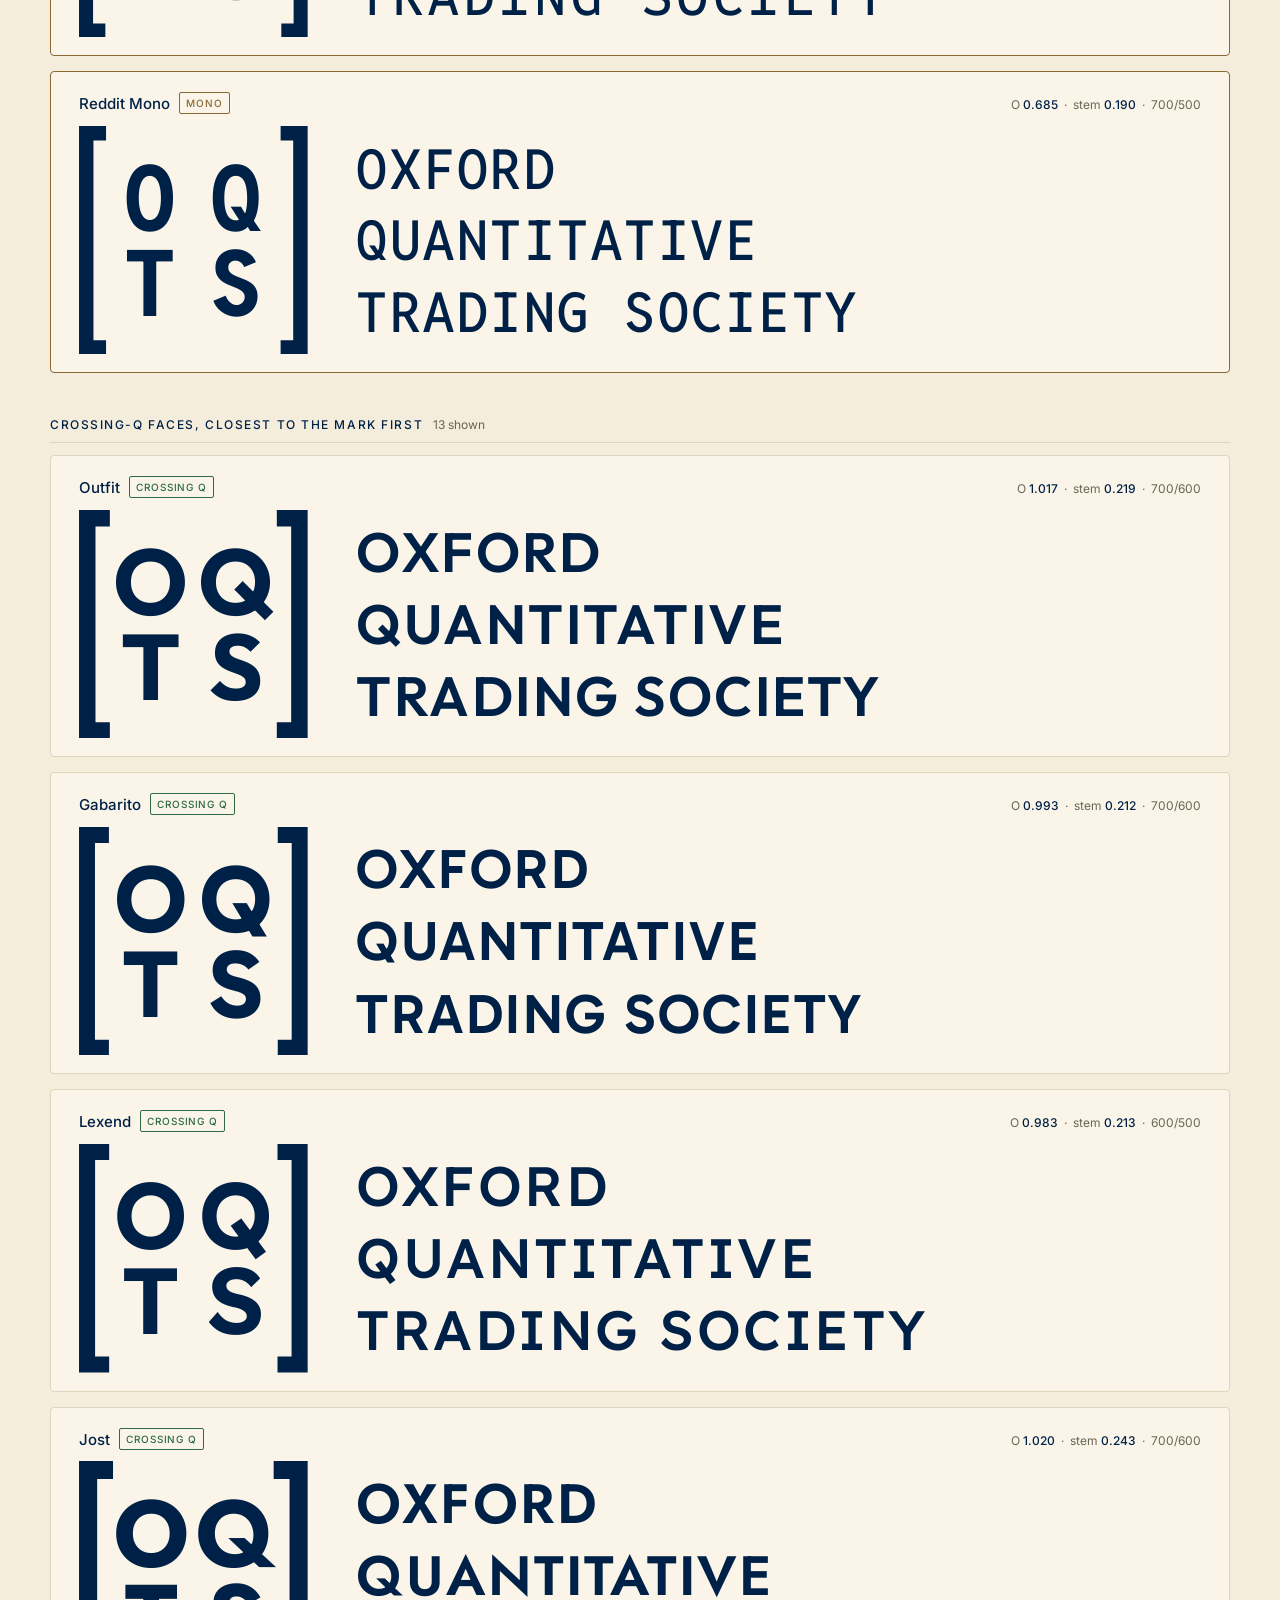
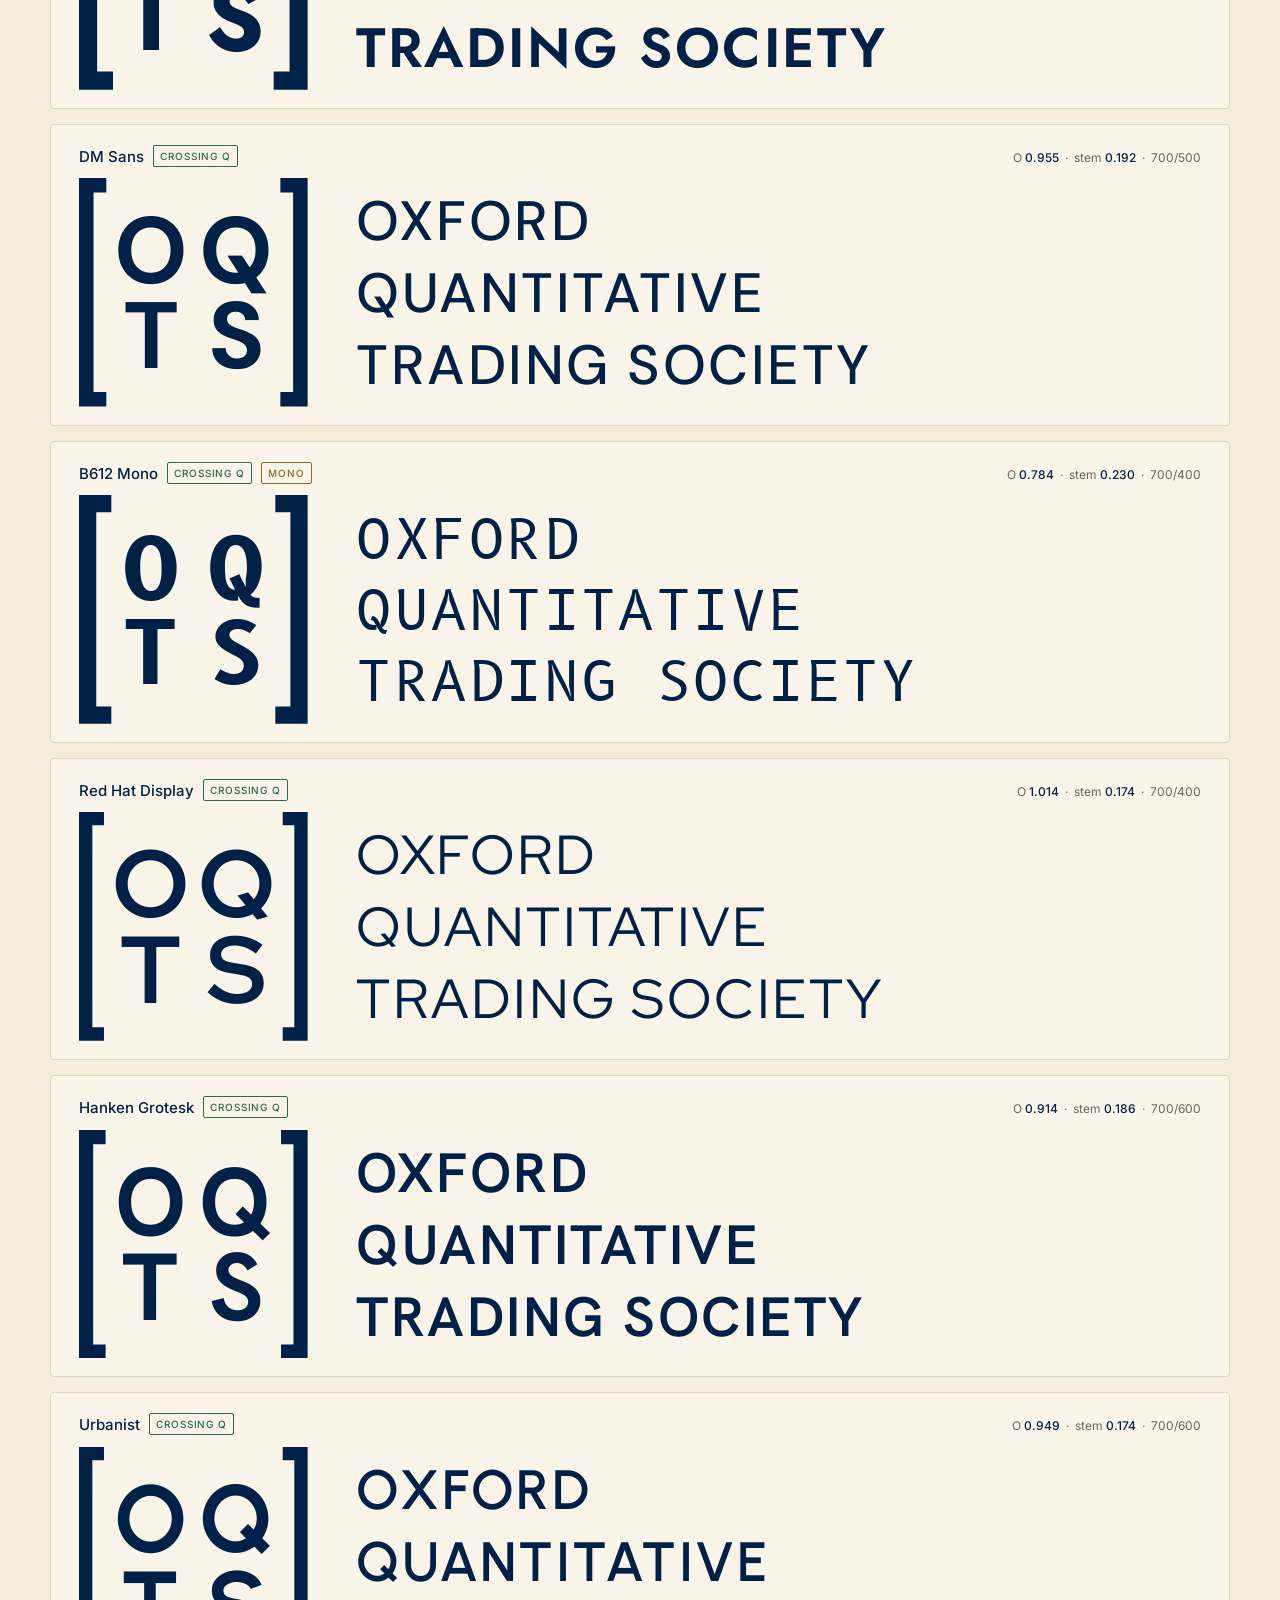
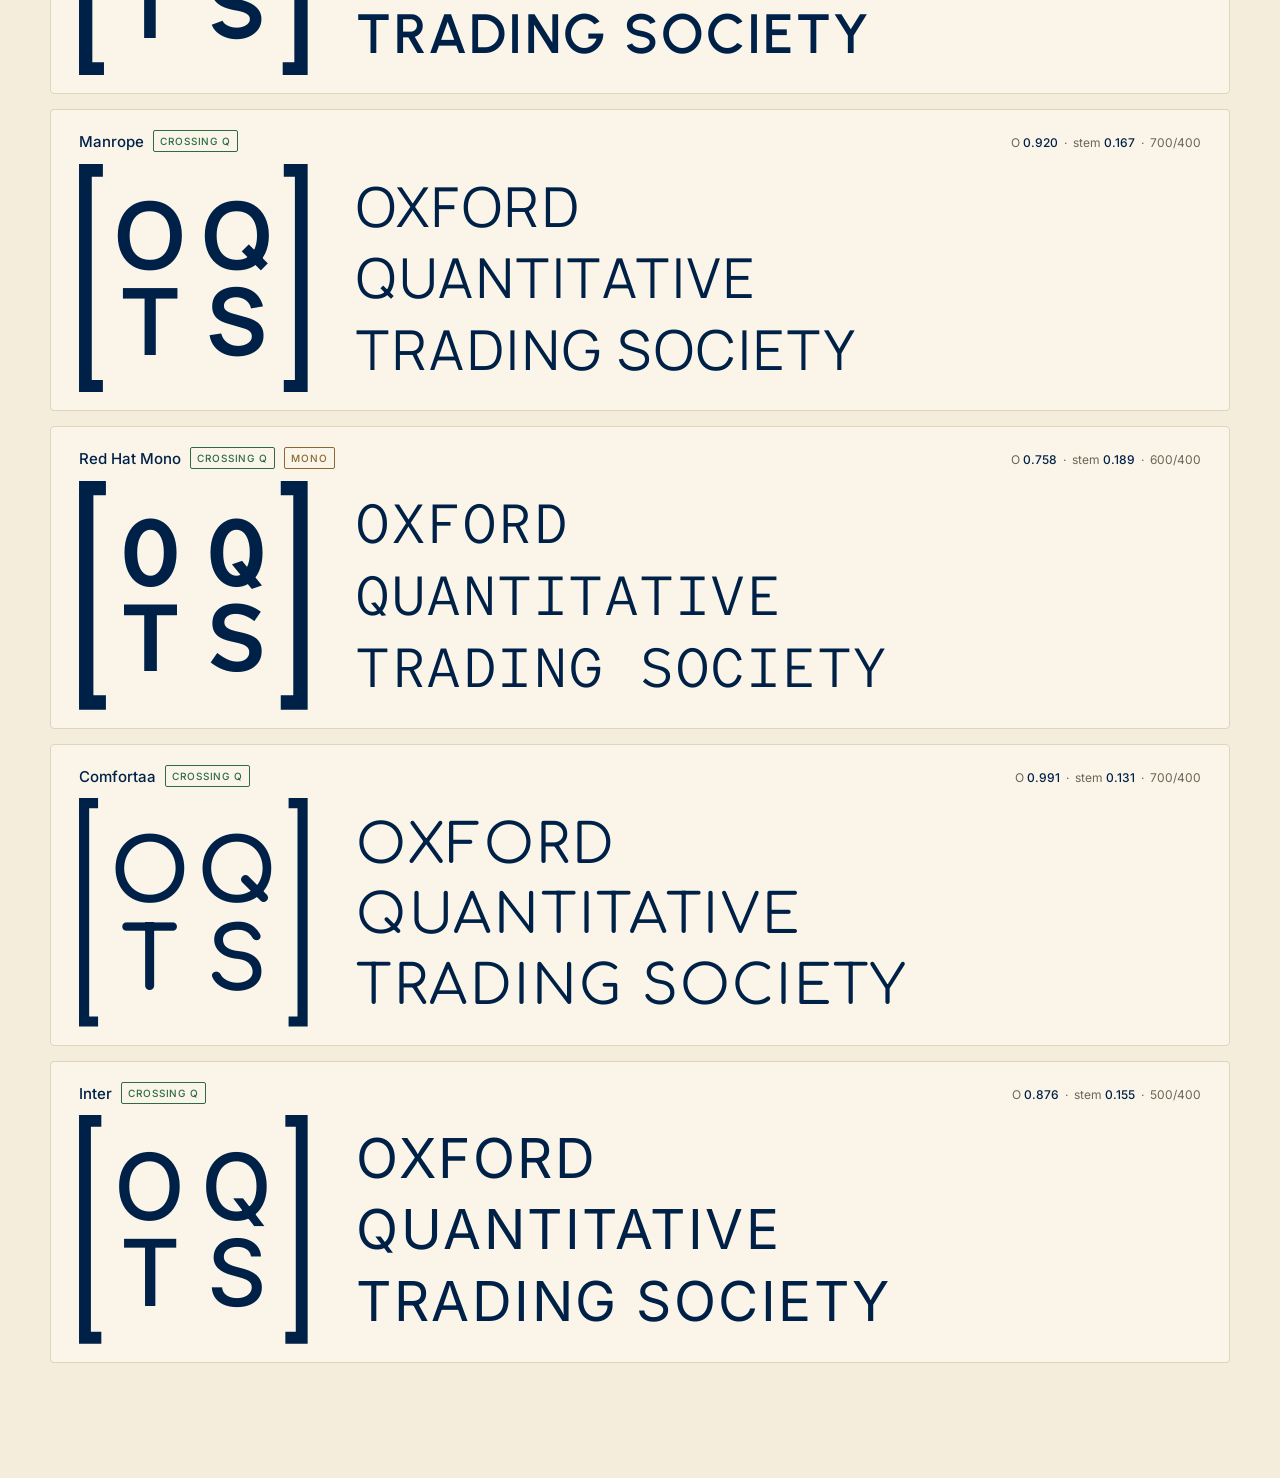
<file: lab/index.html>
<!doctype html>
<html lang="en">
<head>
<meta charset="utf-8">
<meta name="viewport" content="width=device-width, initial-scale=1">
<title>OQTS — mark + lockup type tester</title>
<link rel="stylesheet" href="fonts/fonts.css">
<style>
  :root{ --navy:#002147; --paper:#F4EDDC; --chalk:#E0D5BC; --mute:#6b6555; }
  *{box-sizing:border-box}
  body{background:var(--paper);color:#2b2820;margin:0;padding:40px 40px 100px;
       font:400 15px/1.6 'Inter',system-ui,sans-serif}
  .wrap{max-width:1180px;margin:0 auto}
  h1{font:500 25px/1.3 'Inter',sans-serif;color:var(--navy);margin:0 0 10px;letter-spacing:-.01em}
  p{max-width:84ch;color:#413d31;margin:0 0 12px}
  .bar{position:sticky;top:0;z-index:5;background:rgba(244,237,220,.95);backdrop-filter:blur(6px);
       border-bottom:1px solid var(--chalk);padding:12px 0;margin:20px 0 24px;
       display:flex;gap:22px;align-items:center;flex-wrap:wrap}
  .bar label{font:400 13px/1 'Inter',sans-serif;color:#413d31;display:flex;align-items:center;gap:7px;cursor:pointer}
  .bar input[type=range]{width:120px}
  .bar input[type=search]{font:400 13px 'Inter',sans-serif;padding:6px 9px;border:1px solid var(--chalk);
       border-radius:3px;background:#fffdf7;width:150px}
  .val{font:500 12px 'Inter',sans-serif;color:var(--navy);min-width:32px;display:inline-block}
  .row{background:#faf5e8;border:1px solid var(--chalk);border-radius:4px;
       padding:22px 28px 18px;margin:0 0 15px}
  .row.ref{background:#f1e7d0;border-color:#cdbe9c}
  .row.req{border-color:#8a6933}
  .hd{display:flex;justify-content:space-between;align-items:baseline;gap:16px;
      margin-bottom:12px;flex-wrap:wrap}
  .nm{font:500 15px/1.3 'Inter',sans-serif;color:var(--navy)}
  .nm .flag{font:500 10px/1 'Inter',sans-serif;letter-spacing:.09em;text-transform:uppercase;
            border:1px solid var(--navy);border-radius:2px;padding:4px 6px;margin-left:9px;vertical-align:2px}
  .nm .flag.q{border-color:#2e6b45;color:#2e6b45}
  .nm .flag.m{border-color:#8a6933;color:#8a6933}
  .mx{font:400 12px/1.3 'Inter',sans-serif;color:var(--mute);white-space:nowrap}
  .mx b{color:var(--navy);font-weight:500}
  svg.lock{display:block;width:100%;height:auto}
  .sec{font:500 12px/1.4 'Inter',sans-serif;letter-spacing:.13em;text-transform:uppercase;
       color:var(--navy);margin:44px 0 12px;padding-bottom:8px;border-bottom:1px solid var(--chalk)}
  .sec span{text-transform:none;letter-spacing:0;color:var(--mute);font-weight:400;margin-left:10px}
  code{font:400 12.5px 'Inter',monospace;background:var(--chalk);padding:1px 5px;border-radius:3px}
  .count{font:400 13px 'Inter',sans-serif;color:var(--mute)}
</style>
</head>
<body>
<div class="wrap">

<h1>Mark + lockup type tester</h1>
<p>Every row sets the four matrix letters and the wordmark in one typeface. Bracket stroke scales to each
font’s stem so the mark’s 16&#8239;:&#8239;14 bracket-to-stem ratio holds, and the whole mark is normalised to the
same height. Matrix letters take the weight closest to the mark’s own stroke (14/62 = 0.226); the wordmark
drops one weight below that and sits at 80% of the bracket height.</p>
<p><b>Spread</b> is the centre-to-centre distance between the letters. The four cells stay a square about
the fixed centre of the bracket, so the bracket never moves or changes size and the letters keep their
size — they only move closer together or further apart, equally in both axes. <b>80 is the current
design</b> (marked <code>*</code> on the readout). Above about 110 the outer letters start to crowd the
brackets; below about 62 wide faces begin to overlap.</p>
<p><b>Adding a font takes two steps</b> — drop the <code>.ttf</code> into <code>fonts/</code> and run
<code>tools/refresh-fonts.sh</code>. That measures it and rebuilds <code>fonts.css</code> and
<code>catalog.js</code>; this page reads both, so nothing here needs editing.
<b>Dank Mono is commercial</b> (dank.sh, ~£40) so it can’t be included — <b>Victor Mono</b> and
<b>Cascadia Code</b> are the free faces with the same cursive-italic character.</p>
<p><b>One caveat on the numbers.</b> Stem width is measured by scanning across the H near the top of the
glyph. On a serif face that scan crosses the serif rather than the stem, so the stem figure is inflated and
the automatic weight choice is unreliable — Courier Prime reports 0.410 for its Bold, which is an artefact.
Treat the measurements as sound for sans and monospace faces only, and judge the serifs by eye.</p>

<div class="bar">
  <label><input type="checkbox" id="constructed"> Constructed glyphs in matrix</label>
  <label><input type="checkbox" id="crossq" checked> Crossing Q only</label>
  <label><input type="checkbox" id="showall"> Show all <span class="count" id="allcount"></span></label>
  <label>Size <input type="range" id="fill" min="60" max="95" value="80"><span class="val" id="fillv">80%</span></label>
  <label>Gap <input type="range" id="gap" min="20" max="90" value="46"><span class="val" id="gapv">46</span></label>
  <label>Spread <input type="range" id="spread" min="50" max="116" value="80"><span class="val" id="spreadv">80</span></label>
  <label>Track <input type="range" id="track" min="0" max="90" value="45"><span class="val" id="trackv">.045</span></label>
  <label><input type="search" id="q" placeholder="filter by name"></label>
</div>

<div id="rows"></div>
</div>

<script src="fonts/catalog.js"></script>
<script>
const H = 216, LH = 1.30;
const LINES = ['OXFORD','QUANTITATIVE','TRADING SOCIETY'];
const CAP_U = 62, STEM_U = 14, BR = 16/14;
const CENTRE = 140;                 // centre of the bracket: (40+240)/2
const SPREAD_DEFAULT = 80;          // original centre-to-centre distance
const REQUESTED = ['Space Mono','Courier Prime','Victor Mono','Cascadia Code','Cascadia Mono',
                   'Recursive','Sometype Mono','Reddit Mono'];

// The constructed glyphs, drawn relative to a cell centre so they can be moved
// by the spread control. Proportions are the rev-2 optically corrected ones:
// O/Q bowl r24, T bar 44 wide, S half-width 21, Q tail (c+8,c+8)->(c+24,c+24).
function constructedGlyph(ch, cx, cy){
  switch (ch){
    case 'O': return `<circle cx="${cx}" cy="${cy}" r="24"/>`;
    case 'Q': return `<circle cx="${cx}" cy="${cy}" r="24"/>` +
                     `<line x1="${cx+8}" y1="${cy+8}" x2="${cx+24}" y2="${cy+24}"/>`;
    case 'T': return `<line x1="${cx-22}" y1="${cy-24}" x2="${cx+22}" y2="${cy-24}"/>` +
                     `<line x1="${cx}" y1="${cy-24}" x2="${cx}" y2="${cy+24}"/>`;
    case 'S': return `<path d="M ${cx+21} ${cy-24} H ${cx-9} A 12 12 0 0 0 ${cx-9} ${cy} ` +
                     `H ${cx+9} A 12 12 0 0 1 ${cx+9} ${cy+24} H ${cx-21}"/>`;
  }
  return '';
}

function matrix(f, useConstructed, spread){
  const stem = useConstructed ? STEM_U : f.stem * CAP_U;
  const w = stem * BR, tick = 22*(w/16), edge = 40 - w/2, k = H/(200+w);
  const brackets = `<g stroke="#002147" fill="none" stroke-width="${w.toFixed(2)}">
      <path d="M ${(40+tick).toFixed(1)} 40 L 40 40 L 40 240 L ${(40+tick).toFixed(1)} 240"/>
      <path d="M ${(240-tick).toFixed(1)} 40 L 240 40 L 240 240 L ${(240-tick).toFixed(1)} 240"/></g>`;

  // spread is the centre-to-centre distance; the four cells stay a square about
  // the fixed centre of the bracket, so the bracket never moves or resizes.
  const d = spread / 2;
  const cells = [['O', CENTRE-d, CENTRE-d], ['Q', CENTRE+d, CENTRE-d],
                 ['T', CENTRE-d, CENTRE+d], ['S', CENTRE+d, CENTRE+d]];

  const glyphs = useConstructed
    ? `<g stroke="#002147" fill="none" stroke-width="14" stroke-linecap="square">` +
      cells.map(([ch,cx,cy]) => constructedGlyph(ch, cx, cy)).join('') + `</g>`
    : cells.map(([ch,cx,cy]) =>
        `<text x="${cx}" y="${cy + CAP_U/2}" text-anchor="middle" font-family="${f.family}"
           font-weight="${f.markW}" font-size="${(CAP_U/f.cap).toFixed(2)}" fill="#002147">${ch}</text>`).join('');

  return `<g transform="scale(${k.toFixed(5)}) translate(${(-edge).toFixed(2)},${(-edge).toFixed(2)})">
            ${brackets}${glyphs}</g>`;
}

function lockup(f, o){
  const fs = (H*o.fill)/(2*LH + f.textCap), L = LH*fs, cap = f.textCap*fs;
  const y0 = H/2 - (2*L - cap)/2, x = H + o.gap;
  const text = LINES.map((t,i) =>
    `<text x="${x}" y="${(y0+i*L).toFixed(2)}" font-family="${f.family}" font-weight="${f.textW}"
       font-size="${fs.toFixed(2)}" letter-spacing="${(o.track*fs).toFixed(2)}"
       fill="#002147" xml:space="preserve">${t}</text>`).join('');
  return `<svg class="lock" viewBox="0 0 1060 ${H}">${matrix(f,o.constructed,o.spread)}${text}</svg>`;
}

const REF = {family:'Jost', markW:700, textW:600, cap:0.70, textCap:0.70,
             o:1.000, stem:14/62, crossQ:true, name:'Current mark — constructed glyphs'};

const host = document.getElementById('rows');
const $ = id => document.getElementById(id);

function opts(){
  return {constructed: $('constructed').checked, fill: +$('fill').value/100,
          gap: +$('gap').value, track: +$('track').value/1000,
          spread: +$('spread').value};
}

function rowEl(f, o, cls, flags){
  const d = document.createElement('div');
  d.className = 'row ' + (cls||'');
  const tags = (flags||[]).map(t => `<span class="flag ${t.k||''}">${t.t}</span>`).join('');
  d.innerHTML = `<div class="hd">
      <div class="nm">${f.name || f.family}${tags}</div>
      <div class="mx">O <b>${f.o.toFixed(3)}</b> &nbsp;·&nbsp; stem <b>${f.stem.toFixed(3)}</b>
        &nbsp;·&nbsp; ${f.markW}/${f.textW}</div>
    </div>${lockup(f, o)}`;
  return d;
}

function section(title, note){
  const h = document.createElement('div');
  h.className = 'sec';
  h.innerHTML = title + (note ? `<span>${note}</span>` : '');
  return h;
}

function draw(){
  const o = opts(), all = window.OQTS_FONTS || [];
  const term = $('q').value.trim().toLowerCase();
  const match = f => !term || f.family.toLowerCase().includes(term);
  host.innerHTML = '';

  host.appendChild(rowEl(REF, {...o, constructed:true}, 'ref', [{t:'Reference'}]));

  const req = REQUESTED.map(n => all.find(f => f.family === n)).filter(Boolean).filter(match);
  if (req.length){
    host.appendChild(section('Faces you asked for', 'Dank Mono is commercial — Victor Mono and Cascadia are the free equivalents'));
    for (const f of req)
      host.appendChild(rowEl(f, o, 'req',
        [f.crossQ ? {t:'Crossing Q', k:'q'} : null, f.mono ? {t:'Mono', k:'m'} : null].filter(Boolean)));
  }

  const rest = all.filter(f => !REQUESTED.includes(f.family)).filter(match)
                  .filter(f => $('showall').checked || !$('crossq').checked || f.crossQ);
  if (rest.length){
    host.appendChild(section($('crossq').checked && !$('showall').checked
      ? 'Crossing-Q faces, closest to the mark first' : 'All faces, closest to the mark first',
      `${rest.length} shown`));
    for (const f of rest)
      host.appendChild(rowEl(f, o, '',
        [f.crossQ ? {t:'Crossing Q', k:'q'} : null, f.mono ? {t:'Mono', k:'m'} : null].filter(Boolean)));
  }
}

for (const id of ['constructed','crossq','showall','fill','gap','track','spread','q']){
  $(id).addEventListener('input', () => {
    $('fillv').textContent   = $('fill').value + '%';
    $('gapv').textContent    = $('gap').value;
    $('trackv').textContent  = '.' + String($('track').value).padStart(3,'0');
    const sp = +$('spread').value;
    $('spreadv').textContent = sp + (sp === SPREAD_DEFAULT ? '*' : '');
    draw();
  });
}
$('allcount').textContent = `(${(window.OQTS_FONTS||[]).length} families)`;
draw();
document.fonts.ready.then(draw);
</script>
</body>
</html>
</file>
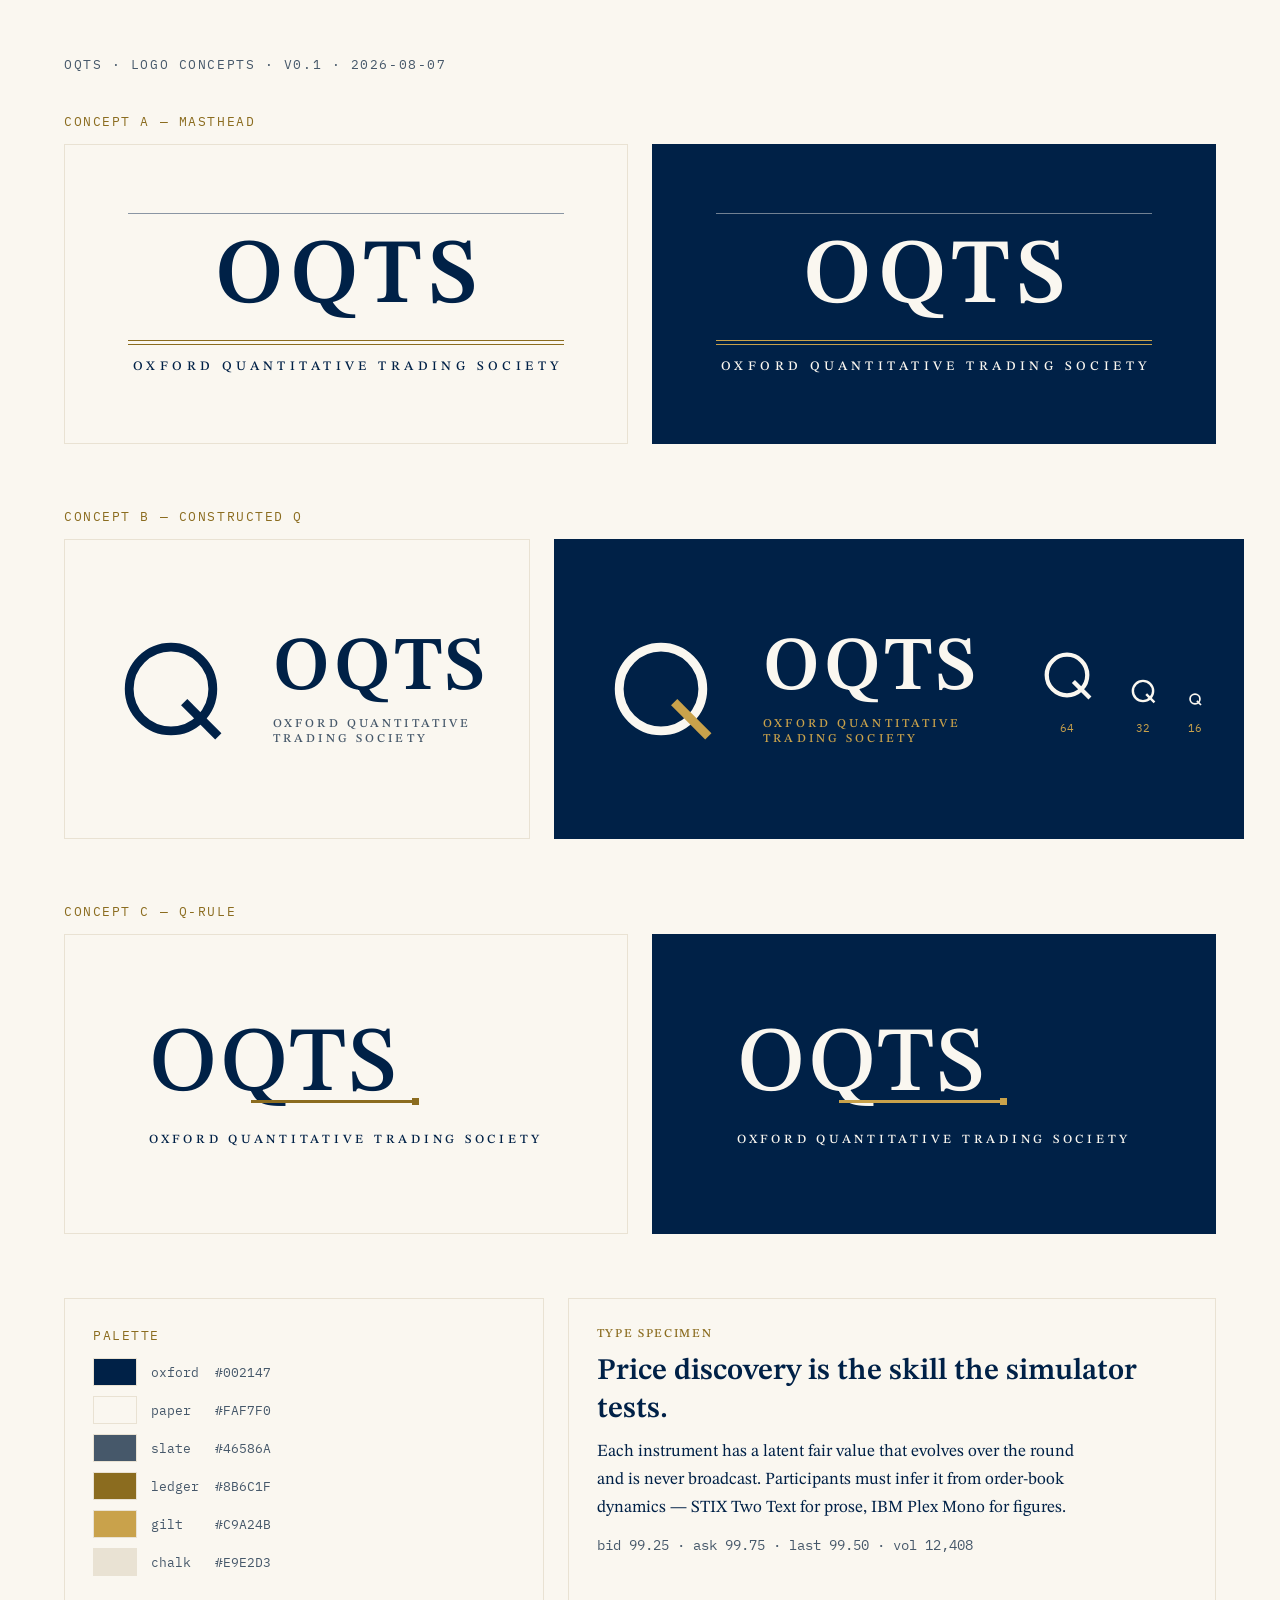
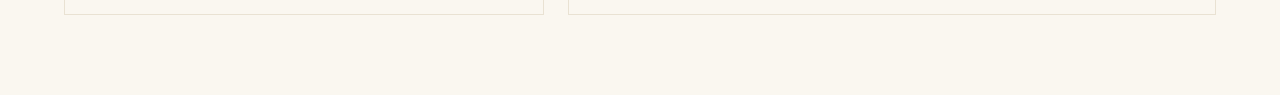
<file: archive/concepts.html>
<!DOCTYPE html>
<html lang="en">
<head>
<meta charset="utf-8">
<meta name="viewport" content="width=device-width, initial-scale=1">
<title>OQTS — logo concepts v0.1</title>
<link rel="preconnect" href="https://fonts.googleapis.com">
<link rel="preconnect" href="https://fonts.gstatic.com" crossorigin>
<link href="https://fonts.googleapis.com/css2?family=STIX+Two+Text:wght@400;500;600;700&family=IBM+Plex+Mono:wght@400;500&display=swap" rel="stylesheet">
<style>
  :root {
    --oxford: #002147;
    --paper:  #FAF7F0;
    --slate:  #46586A;
    --ledger: #8B6C1F;
    --gilt:   #C9A24B;
    --chalk:  #E9E2D3;
  }
  * { margin: 0; padding: 0; box-sizing: border-box; }
  body {
    background: var(--paper);
    color: var(--oxford);
    font-family: "STIX Two Text", serif;
    padding: 56px 64px 80px;
  }
  .page-title {
    font-family: "IBM Plex Mono", monospace;
    font-size: 13px;
    letter-spacing: 0.12em;
    color: var(--slate);
    text-transform: uppercase;
    margin-bottom: 40px;
  }

  .concept { margin-bottom: 64px; }
  .concept-label {
    font-family: "IBM Plex Mono", monospace;
    font-size: 13px;
    letter-spacing: 0.12em;
    color: var(--ledger);
    text-transform: uppercase;
    margin-bottom: 14px;
  }
  .pair { display: flex; gap: 24px; }
  .panel {
    flex: 1;
    border: 1px solid var(--chalk);
    padding: 56px 40px;
    display: flex;
    align-items: center;
    justify-content: center;
    min-height: 300px;
  }
  .panel.dark { background: var(--oxford); color: var(--paper); border-color: var(--oxford); }

  /* ---------- Concept A: Masthead ---------- */
  .masthead { text-align: center; }
  .masthead .rule-open { height: 1px; background: currentColor; opacity: .45; margin-bottom: 18px; }
  .masthead .word {
    font-size: 92px;
    font-weight: 600;
    letter-spacing: 0.075em;
    line-height: 1;
    padding-left: 0.075em; /* optically recenters letterspaced caps */
  }
  .masthead .rule-close { margin-top: 16px; }
  .masthead .rule-close span { display: block; height: 1px; background: var(--ledger); }
  .masthead .rule-close span + span { margin-top: 3px; }
  .panel.dark .masthead .rule-close span { background: var(--gilt); }
  .masthead .name {
    margin-top: 14px;
    font-size: 13px;
    font-weight: 500;
    letter-spacing: 0.34em;
    padding-left: 0.34em;
  }

  /* ---------- Concept B: Constructed Q ---------- */
  .qlock { display: flex; align-items: center; gap: 36px; }
  .qmark { width: 132px; height: 132px; display: block; }
  .qlock .text .word {
    font-size: 76px;
    font-weight: 600;
    letter-spacing: 0.05em;
    line-height: 1;
  }
  .qlock .text .name {
    margin-top: 10px;
    font-size: 12px;
    font-weight: 500;
    letter-spacing: 0.26em;
    color: var(--slate);
  }
  .panel.dark .qlock .text .name { color: var(--gilt); }
  .sizes { display: flex; align-items: flex-end; gap: 28px; margin-left: 56px; }
  .sizes figure { text-align: center; }
  .sizes figcaption {
    font-family: "IBM Plex Mono", monospace;
    font-size: 11px; color: var(--slate); margin-top: 8px;
  }
  .panel.dark .sizes figcaption { color: var(--gilt); }

  /* ---------- Concept C: Q-rule ---------- */
  .qrule { display: inline-block; text-align: left; }
  .qrule .wordwrap { position: relative; display: inline-block; }
  .qrule .word {
    font-size: 92px;
    font-weight: 500;
    letter-spacing: 0.03em;
    line-height: 1;
  }
  .qrule .tail {
    position: absolute;
    left: 41%;
    right: -8%;
    bottom: 9px;
    height: 3px;
    background: var(--ledger);
  }
  .panel.dark .qrule .tail { background: var(--gilt); }
  .qrule .tail::after {
    content: "";
    position: absolute;
    right: 0; top: -2px;
    width: 7px; height: 7px;
    background: inherit;
  }
  .qrule .name {
    margin-top: 20px;
    font-size: 12.5px;
    font-weight: 500;
    letter-spacing: 0.30em;
  }

  /* ---------- Palette + type ---------- */
  .meta { display: flex; gap: 24px; }
  .swatches { flex: 1; border: 1px solid var(--chalk); padding: 28px; }
  .swatch { display: flex; align-items: center; gap: 14px; margin-bottom: 10px; }
  .swatch .chip { width: 44px; height: 28px; border: 1px solid var(--chalk); }
  .swatch code { font-family: "IBM Plex Mono", monospace; font-size: 12.5px; color: var(--slate); }
  .specimen { flex: 1.4; border: 1px solid var(--chalk); padding: 28px; }
  .specimen .eyebrow {
    font-size: 12px; font-weight: 500; letter-spacing: 0.14em;
    text-transform: uppercase; color: var(--ledger); margin-bottom: 10px;
  }
  .specimen h2 { font-size: 30px; font-weight: 600; margin-bottom: 10px; }
  .specimen p { font-size: 17px; line-height: 1.65; max-width: 62ch; }
  .specimen .figures {
    margin-top: 14px;
    font-family: "IBM Plex Mono", monospace;
    font-size: 14px; color: var(--slate);
  }
</style>
</head>
<body>

<div class="page-title">OQTS · logo concepts · v0.1 · 2026-08-07</div>

<section class="concept">
  <div class="concept-label">Concept A — Masthead</div>
  <div class="pair">
    <div class="panel">
      <div class="masthead">
        <div class="rule-open"></div>
        <div class="word">OQTS</div>
        <div class="rule-close"><span></span><span></span></div>
        <div class="name">OXFORD QUANTITATIVE TRADING SOCIETY</div>
      </div>
    </div>
    <div class="panel dark">
      <div class="masthead">
        <div class="rule-open"></div>
        <div class="word">OQTS</div>
        <div class="rule-close"><span></span><span></span></div>
        <div class="name">OXFORD QUANTITATIVE TRADING SOCIETY</div>
      </div>
    </div>
  </div>
</section>

<section class="concept">
  <div class="concept-label">Concept B — Constructed Q</div>
  <div class="pair">
    <div class="panel">
      <div class="qlock">
        <svg class="qmark" viewBox="0 0 240 240" aria-label="OQTS mark">
          <circle cx="120" cy="120" r="76" fill="none" stroke="currentColor" stroke-width="16"/>
          <line x1="144" y1="144" x2="206" y2="206" stroke="currentColor" stroke-width="16"/>
        </svg>
        <div class="text">
          <div class="word">OQTS</div>
          <div class="name">OXFORD QUANTITATIVE<br>TRADING SOCIETY</div>
        </div>
      </div>
    </div>
    <div class="panel dark">
      <div class="qlock">
        <svg class="qmark" viewBox="0 0 240 240" aria-label="OQTS mark">
          <circle cx="120" cy="120" r="76" fill="none" stroke="currentColor" stroke-width="16"/>
          <line x1="144" y1="144" x2="206" y2="206" stroke="var(--gilt)" stroke-width="16"/>
        </svg>
        <div class="text">
          <div class="word">OQTS</div>
          <div class="name">OXFORD QUANTITATIVE<br>TRADING SOCIETY</div>
        </div>
      </div>
      <div class="sizes">
        <figure>
          <svg width="64" height="64" viewBox="0 0 240 240"><circle cx="120" cy="120" r="76" fill="none" stroke="currentColor" stroke-width="16"/><line x1="144" y1="144" x2="206" y2="206" stroke="currentColor" stroke-width="16"/></svg>
          <figcaption>64</figcaption>
        </figure>
        <figure>
          <svg width="32" height="32" viewBox="0 0 240 240"><circle cx="120" cy="120" r="76" fill="none" stroke="currentColor" stroke-width="18"/><line x1="144" y1="144" x2="206" y2="206" stroke="currentColor" stroke-width="18"/></svg>
          <figcaption>32</figcaption>
        </figure>
        <figure>
          <svg width="16" height="16" viewBox="0 0 240 240"><circle cx="120" cy="120" r="74" fill="none" stroke="currentColor" stroke-width="26"/><line x1="148" y1="148" x2="210" y2="210" stroke="currentColor" stroke-width="26"/></svg>
          <figcaption>16</figcaption>
        </figure>
      </div>
    </div>
  </div>
</section>

<section class="concept">
  <div class="concept-label">Concept C — Q-rule</div>
  <div class="pair">
    <div class="panel">
      <div class="qrule">
        <div class="wordwrap"><div class="word">OQTS</div><div class="tail"></div></div>
        <div class="name">OXFORD QUANTITATIVE TRADING SOCIETY</div>
      </div>
    </div>
    <div class="panel dark">
      <div class="qrule">
        <div class="wordwrap"><div class="word">OQTS</div><div class="tail"></div></div>
        <div class="name">OXFORD QUANTITATIVE TRADING SOCIETY</div>
      </div>
    </div>
  </div>
</section>

<section class="meta">
  <div class="swatches">
    <div class="concept-label">Palette</div>
    <div class="swatch"><div class="chip" style="background:#002147"></div><code>oxford&nbsp;&nbsp;#002147</code></div>
    <div class="swatch"><div class="chip" style="background:#FAF7F0"></div><code>paper&nbsp;&nbsp;&nbsp;#FAF7F0</code></div>
    <div class="swatch"><div class="chip" style="background:#46586A"></div><code>slate&nbsp;&nbsp;&nbsp;#46586A</code></div>
    <div class="swatch"><div class="chip" style="background:#8B6C1F"></div><code>ledger&nbsp;&nbsp;#8B6C1F</code></div>
    <div class="swatch"><div class="chip" style="background:#C9A24B"></div><code>gilt&nbsp;&nbsp;&nbsp;&nbsp;#C9A24B</code></div>
    <div class="swatch"><div class="chip" style="background:#E9E2D3"></div><code>chalk&nbsp;&nbsp;&nbsp;#E9E2D3</code></div>
  </div>
  <div class="specimen">
    <div class="eyebrow">Type specimen</div>
    <h2>Price discovery is the skill the simulator tests.</h2>
    <p>Each instrument has a latent fair value that evolves over the round
    and is never broadcast. Participants must infer it from order-book
    dynamics — STIX Two Text for prose, IBM Plex Mono for figures.</p>
    <div class="figures">bid 99.25 · ask 99.75 · last 99.50 · vol 12,408</div>
  </div>
</section>

</body>
</html>
</file>
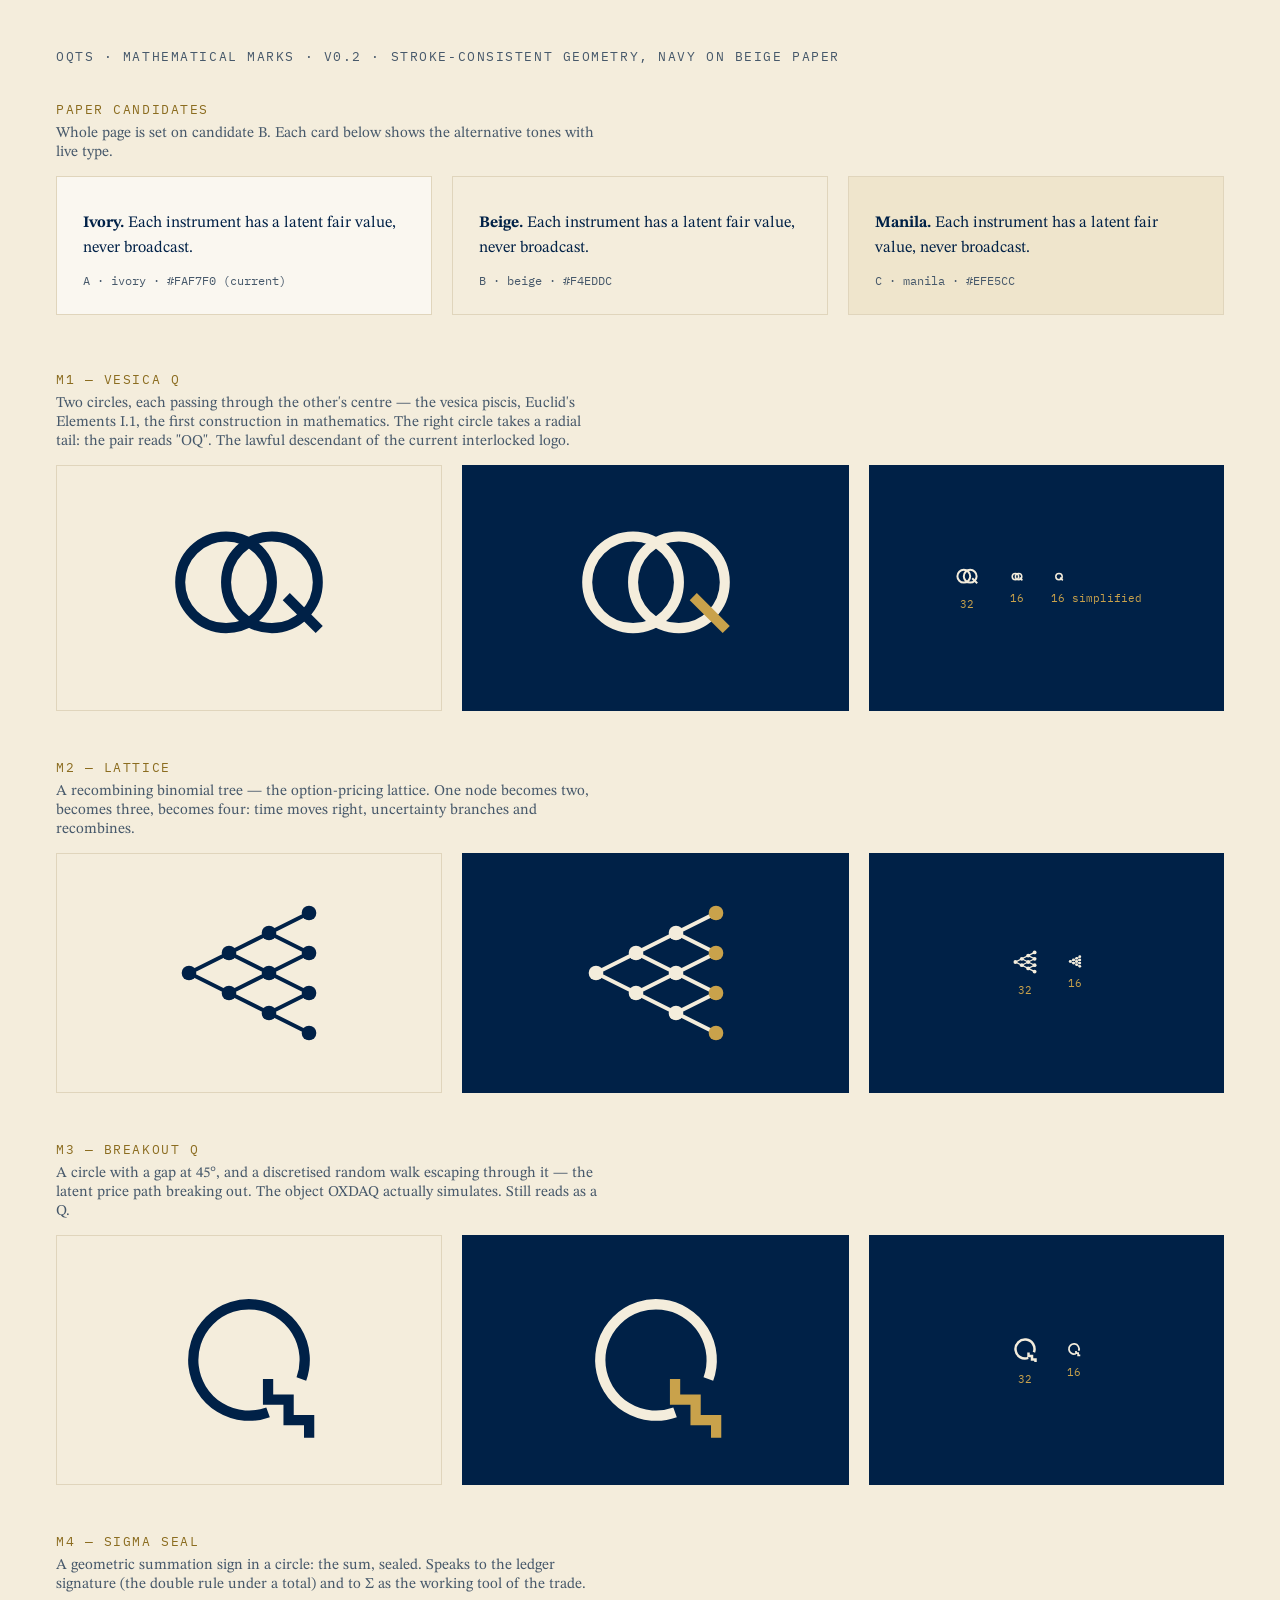
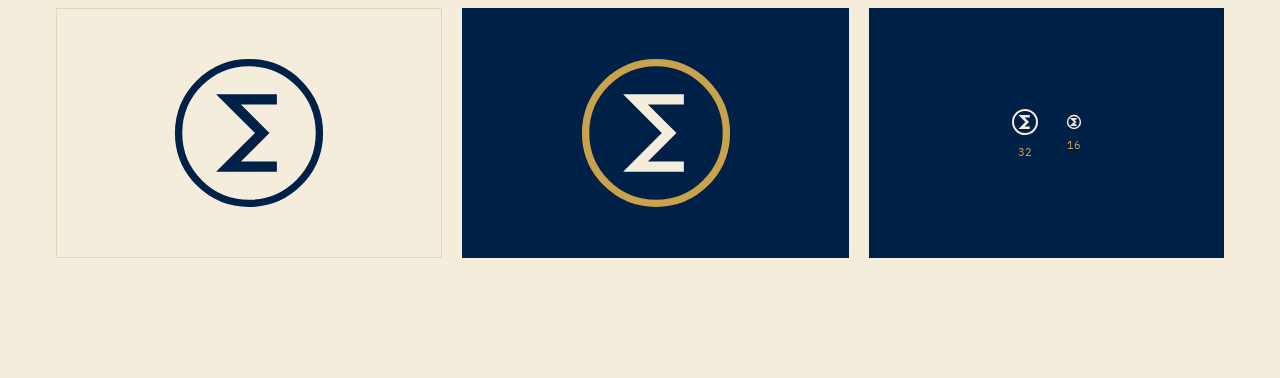
<file: archive/marks-v2.html>
<!DOCTYPE html>
<html lang="en">
<head>
<meta charset="utf-8">
<title>OQTS — mathematical marks v0.2</title>
<link rel="preconnect" href="https://fonts.googleapis.com">
<link rel="preconnect" href="https://fonts.gstatic.com" crossorigin>
<link href="https://fonts.googleapis.com/css2?family=STIX+Two+Text:wght@400;500;600&family=IBM+Plex+Mono:wght@400;500&display=swap" rel="stylesheet">
<style>
  :root {
    --oxford: #002147;
    --paper:  #F4EDDC;   /* candidate B — beige paper */
    --slate:  #46586A;
    --ledger: #8B6C1F;
    --gilt:   #C9A24B;
    --chalk:  #E0D5BC;
  }
  * { margin: 0; padding: 0; box-sizing: border-box; }
  body {
    background: var(--paper);
    color: var(--oxford);
    font-family: "STIX Two Text", serif;
    padding: 48px 56px 72px;
  }
  .page-title {
    font-family: "IBM Plex Mono", monospace;
    font-size: 13px; letter-spacing: 0.12em; color: var(--slate);
    text-transform: uppercase; margin-bottom: 36px;
  }
  .row { margin-bottom: 48px; }
  .row-label {
    font-family: "IBM Plex Mono", monospace;
    font-size: 13px; letter-spacing: 0.12em; color: var(--ledger);
    text-transform: uppercase; margin-bottom: 6px;
  }
  .row-note {
    font-size: 15px; color: var(--slate); margin-bottom: 14px; max-width: 78ch;
  }
  .cells { display: flex; gap: 20px; align-items: stretch; }
  .cell {
    border: 1px solid var(--chalk);
    display: flex; align-items: center; justify-content: center;
    padding: 36px; min-height: 240px; flex: 1;
  }
  .cell.dark { background: var(--oxford); color: var(--paper); border-color: var(--oxford); }
  .cell.small { flex: 0.9; gap: 26px; }
  .cell svg { display: block; }
  .fav { text-align: center; }
  .fav figcaption { font-family: "IBM Plex Mono", monospace; font-size: 11px; color: var(--slate); margin-top: 8px; }
  .dark .fav figcaption { color: var(--gilt); }

  .papers { display: flex; gap: 20px; margin-bottom: 56px; }
  .paper-card { flex: 1; border: 1px solid var(--chalk); padding: 26px; }
  .paper-card .chipname { font-family: "IBM Plex Mono", monospace; font-size: 12px; color: var(--slate); margin-top: 12px; }
  .paper-card p { font-size: 16px; line-height: 1.55; margin-top: 8px; }
</style>
</head>
<body>

<div class="page-title">OQTS · mathematical marks · v0.2 · stroke-consistent geometry, navy on beige paper</div>

<div class="row">
  <div class="row-label">Paper candidates</div>
  <div class="row-note">Whole page is set on candidate B. Each card below shows the alternative tones with live type.</div>
  <div class="papers">
    <div class="paper-card" style="background:#FAF7F0">
      <p><b>Ivory.</b> Each instrument has a latent fair value, never broadcast.</p>
      <div class="chipname">A · ivory · #FAF7F0 (current)</div>
    </div>
    <div class="paper-card" style="background:#F4EDDC">
      <p><b>Beige.</b> Each instrument has a latent fair value, never broadcast.</p>
      <div class="chipname">B · beige · #F4EDDC</div>
    </div>
    <div class="paper-card" style="background:#EFE5CC">
      <p><b>Manila.</b> Each instrument has a latent fair value, never broadcast.</p>
      <div class="chipname">C · manila · #EFE5CC</div>
    </div>
  </div>
</div>

<!-- ============ M1 VESICA Q ============ -->
<div class="row">
  <div class="row-label">M1 — Vesica Q</div>
  <div class="row-note">Two circles, each passing through the other's centre — the vesica piscis,
  Euclid's Elements I.1, the first construction in mathematics. The right circle takes a radial
  tail: the pair reads "OQ". The lawful descendant of the current interlocked logo.</div>
  <div class="cells">
    <div class="cell">
      <svg width="230" height="172" viewBox="0 0 320 240">
        <circle cx="128" cy="112" r="64" fill="none" stroke="currentColor" stroke-width="14"/>
        <circle cx="192" cy="112" r="64" fill="none" stroke="currentColor" stroke-width="14"/>
        <line x1="212" y1="132" x2="258" y2="178" stroke="currentColor" stroke-width="14"/>
      </svg>
    </div>
    <div class="cell dark">
      <svg width="230" height="172" viewBox="0 0 320 240">
        <circle cx="128" cy="112" r="64" fill="none" stroke="currentColor" stroke-width="14"/>
        <circle cx="192" cy="112" r="64" fill="none" stroke="currentColor" stroke-width="14"/>
        <line x1="212" y1="132" x2="258" y2="178" stroke="var(--gilt)" stroke-width="14"/>
      </svg>
    </div>
    <div class="cell small dark">
      <figure class="fav"><svg width="32" height="24" viewBox="0 0 320 240"><circle cx="128" cy="112" r="64" fill="none" stroke="currentColor" stroke-width="20"/><circle cx="192" cy="112" r="64" fill="none" stroke="currentColor" stroke-width="20"/><line x1="212" y1="132" x2="262" y2="182" stroke="currentColor" stroke-width="20"/></svg><figcaption>32</figcaption></figure>
      <figure class="fav"><svg width="16" height="12" viewBox="0 0 320 240"><circle cx="128" cy="112" r="64" fill="none" stroke="currentColor" stroke-width="30"/><circle cx="192" cy="112" r="64" fill="none" stroke="currentColor" stroke-width="30"/><line x1="212" y1="132" x2="268" y2="188" stroke="currentColor" stroke-width="30"/></svg><figcaption>16</figcaption></figure>
      <figure class="fav"><svg width="16" height="12" viewBox="0 0 320 240"><circle cx="160" cy="112" r="64" fill="none" stroke="currentColor" stroke-width="30"/><line x1="180" y1="132" x2="236" y2="188" stroke="currentColor" stroke-width="30"/></svg><figcaption>16 simplified</figcaption></figure>
    </div>
  </div>
</div>

<!-- ============ M2 LATTICE ============ -->
<div class="row">
  <div class="row-label">M2 — Lattice</div>
  <div class="row-note">A recombining binomial tree — the option-pricing lattice. One node becomes
  two, becomes three, becomes four: time moves right, uncertainty branches and recombines.</div>
  <div class="cells">
    <div class="cell">
      <svg width="200" height="160" viewBox="0 0 300 240">
        <g stroke="currentColor" stroke-width="6">
          <line x1="60" y1="120" x2="120" y2="90"/><line x1="60" y1="120" x2="120" y2="150"/>
          <line x1="120" y1="90" x2="180" y2="60"/><line x1="120" y1="90" x2="180" y2="120"/>
          <line x1="120" y1="150" x2="180" y2="120"/><line x1="120" y1="150" x2="180" y2="180"/>
          <line x1="180" y1="60" x2="240" y2="30"/><line x1="180" y1="60" x2="240" y2="90"/>
          <line x1="180" y1="120" x2="240" y2="90"/><line x1="180" y1="120" x2="240" y2="150"/>
          <line x1="180" y1="180" x2="240" y2="150"/><line x1="180" y1="180" x2="240" y2="210"/>
        </g>
        <g fill="currentColor">
          <circle cx="60" cy="120" r="11"/>
          <circle cx="120" cy="90" r="11"/><circle cx="120" cy="150" r="11"/>
          <circle cx="180" cy="60" r="11"/><circle cx="180" cy="120" r="11"/><circle cx="180" cy="180" r="11"/>
          <circle cx="240" cy="30" r="11"/><circle cx="240" cy="90" r="11"/><circle cx="240" cy="150" r="11"/><circle cx="240" cy="210" r="11"/>
        </g>
      </svg>
    </div>
    <div class="cell dark">
      <svg width="200" height="160" viewBox="0 0 300 240">
        <g stroke="currentColor" stroke-width="6">
          <line x1="60" y1="120" x2="120" y2="90"/><line x1="60" y1="120" x2="120" y2="150"/>
          <line x1="120" y1="90" x2="180" y2="60"/><line x1="120" y1="90" x2="180" y2="120"/>
          <line x1="120" y1="150" x2="180" y2="120"/><line x1="120" y1="150" x2="180" y2="180"/>
          <line x1="180" y1="60" x2="240" y2="30"/><line x1="180" y1="60" x2="240" y2="90"/>
          <line x1="180" y1="120" x2="240" y2="90"/><line x1="180" y1="120" x2="240" y2="150"/>
          <line x1="180" y1="180" x2="240" y2="150"/><line x1="180" y1="180" x2="240" y2="210"/>
        </g>
        <g fill="currentColor">
          <circle cx="60" cy="120" r="11"/>
          <circle cx="120" cy="90" r="11"/><circle cx="120" cy="150" r="11"/>
          <circle cx="180" cy="60" r="11"/><circle cx="180" cy="120" r="11"/><circle cx="180" cy="180" r="11"/>
        </g>
        <g fill="var(--gilt)">
          <circle cx="240" cy="30" r="11"/><circle cx="240" cy="90" r="11"/><circle cx="240" cy="150" r="11"/><circle cx="240" cy="210" r="11"/>
        </g>
      </svg>
    </div>
    <div class="cell small dark">
      <figure class="fav"><svg width="32" height="26" viewBox="0 0 300 240"><g stroke="currentColor" stroke-width="12"><line x1="60" y1="120" x2="120" y2="90"/><line x1="60" y1="120" x2="120" y2="150"/><line x1="120" y1="90" x2="180" y2="60"/><line x1="120" y1="90" x2="180" y2="120"/><line x1="120" y1="150" x2="180" y2="120"/><line x1="120" y1="150" x2="180" y2="180"/><line x1="180" y1="60" x2="240" y2="30"/><line x1="180" y1="60" x2="240" y2="90"/><line x1="180" y1="120" x2="240" y2="90"/><line x1="180" y1="120" x2="240" y2="150"/><line x1="180" y1="180" x2="240" y2="150"/><line x1="180" y1="180" x2="240" y2="210"/></g><g fill="currentColor"><circle cx="60" cy="120" r="18"/><circle cx="120" cy="90" r="18"/><circle cx="120" cy="150" r="18"/><circle cx="180" cy="60" r="18"/><circle cx="180" cy="120" r="18"/><circle cx="180" cy="180" r="18"/><circle cx="240" cy="30" r="18"/><circle cx="240" cy="90" r="18"/><circle cx="240" cy="150" r="18"/><circle cx="240" cy="210" r="18"/></g></svg><figcaption>32</figcaption></figure>
      <figure class="fav"><svg width="16" height="13" viewBox="0 0 300 240"><g stroke="currentColor" stroke-width="16"><line x1="60" y1="120" x2="120" y2="90"/><line x1="60" y1="120" x2="120" y2="150"/><line x1="120" y1="90" x2="180" y2="60"/><line x1="120" y1="90" x2="180" y2="120"/><line x1="120" y1="150" x2="180" y2="120"/><line x1="120" y1="150" x2="180" y2="180"/><line x1="180" y1="60" x2="240" y2="30"/><line x1="180" y1="60" x2="240" y2="90"/><line x1="180" y1="120" x2="240" y2="90"/><line x1="180" y1="120" x2="240" y2="150"/><line x1="180" y1="180" x2="240" y2="150"/><line x1="180" y1="180" x2="240" y2="210"/></g><g fill="currentColor"><circle cx="60" cy="120" r="26"/><circle cx="120" cy="90" r="26"/><circle cx="120" cy="150" r="26"/><circle cx="180" cy="60" r="26"/><circle cx="180" cy="120" r="26"/><circle cx="180" cy="180" r="26"/><circle cx="240" cy="30" r="26"/><circle cx="240" cy="90" r="26"/><circle cx="240" cy="150" r="26"/><circle cx="240" cy="210" r="26"/></g></svg><figcaption>16</figcaption></figure>
    </div>
  </div>
</div>

<!-- ============ M3 BREAKOUT Q ============ -->
<div class="row">
  <div class="row-label">M3 — Breakout Q</div>
  <div class="row-note">A circle with a gap at 45°, and a discretised random walk escaping through
  it — the latent price path breaking out. The object OXDAQ actually simulates. Still reads as a Q.</div>
  <div class="cells">
    <div class="cell">
      <svg width="176" height="176" viewBox="0 0 240 240">
        <path d="M 191.4 146.0 A 76 76 0 1 0 146.0 191.4" fill="none" stroke="currentColor" stroke-width="14"/>
        <polyline points="146,146 146,174 174,174 174,202 202,202 202,226" fill="none" stroke="currentColor" stroke-width="14"/>
      </svg>
    </div>
    <div class="cell dark">
      <svg width="176" height="176" viewBox="0 0 240 240">
        <path d="M 191.4 146.0 A 76 76 0 1 0 146.0 191.4" fill="none" stroke="currentColor" stroke-width="14"/>
        <polyline points="146,146 146,174 174,174 174,202 202,202 202,226" fill="none" stroke="var(--gilt)" stroke-width="14"/>
      </svg>
    </div>
    <div class="cell small dark">
      <figure class="fav"><svg width="30" height="30" viewBox="0 0 240 240"><path d="M 191.4 146.0 A 76 76 0 1 0 146.0 191.4" fill="none" stroke="currentColor" stroke-width="20"/><polyline points="148,148 148,176 176,176 176,204 204,204 204,224" fill="none" stroke="currentColor" stroke-width="20"/></svg><figcaption>32</figcaption></figure>
      <figure class="fav"><svg width="16" height="16" viewBox="0 0 240 240"><path d="M 191.4 146.0 A 76 76 0 1 0 146.0 191.4" fill="none" stroke="currentColor" stroke-width="26"/><polyline points="150,150 150,182 182,182 182,214 214,214" fill="none" stroke="currentColor" stroke-width="26"/></svg><figcaption>16</figcaption></figure>
    </div>
  </div>
</div>

<!-- ============ M4 SIGMA SEAL ============ -->
<div class="row">
  <div class="row-label">M4 — Sigma seal</div>
  <div class="row-note">A geometric summation sign in a circle: the sum, sealed. Speaks to the
  ledger signature (the double rule under a total) and to Σ as the working tool of the trade.</div>
  <div class="cells">
    <div class="cell">
      <svg width="176" height="176" viewBox="0 0 240 240">
        <circle cx="120" cy="120" r="96" fill="none" stroke="currentColor" stroke-width="10"/>
        <polyline points="158,74 92,74 138,120 92,166 158,166" fill="none" stroke="currentColor" stroke-width="14"/>
      </svg>
    </div>
    <div class="cell dark">
      <svg width="176" height="176" viewBox="0 0 240 240">
        <circle cx="120" cy="120" r="96" fill="none" stroke="var(--gilt)" stroke-width="10"/>
        <polyline points="158,74 92,74 138,120 92,166 158,166" fill="none" stroke="currentColor" stroke-width="14"/>
      </svg>
    </div>
    <div class="cell small dark">
      <figure class="fav"><svg width="30" height="30" viewBox="0 0 240 240"><circle cx="120" cy="120" r="96" fill="none" stroke="currentColor" stroke-width="16"/><polyline points="158,74 92,74 138,120 92,166 158,166" fill="none" stroke="currentColor" stroke-width="20"/></svg><figcaption>32</figcaption></figure>
      <figure class="fav"><svg width="16" height="16" viewBox="0 0 240 240"><circle cx="120" cy="120" r="96" fill="none" stroke="currentColor" stroke-width="22"/><polyline points="158,74 92,74 138,120 92,166 158,166" fill="none" stroke="currentColor" stroke-width="28"/></svg><figcaption>16</figcaption></figure>
    </div>
  </div>
</div>

</body>
</html>
</file>
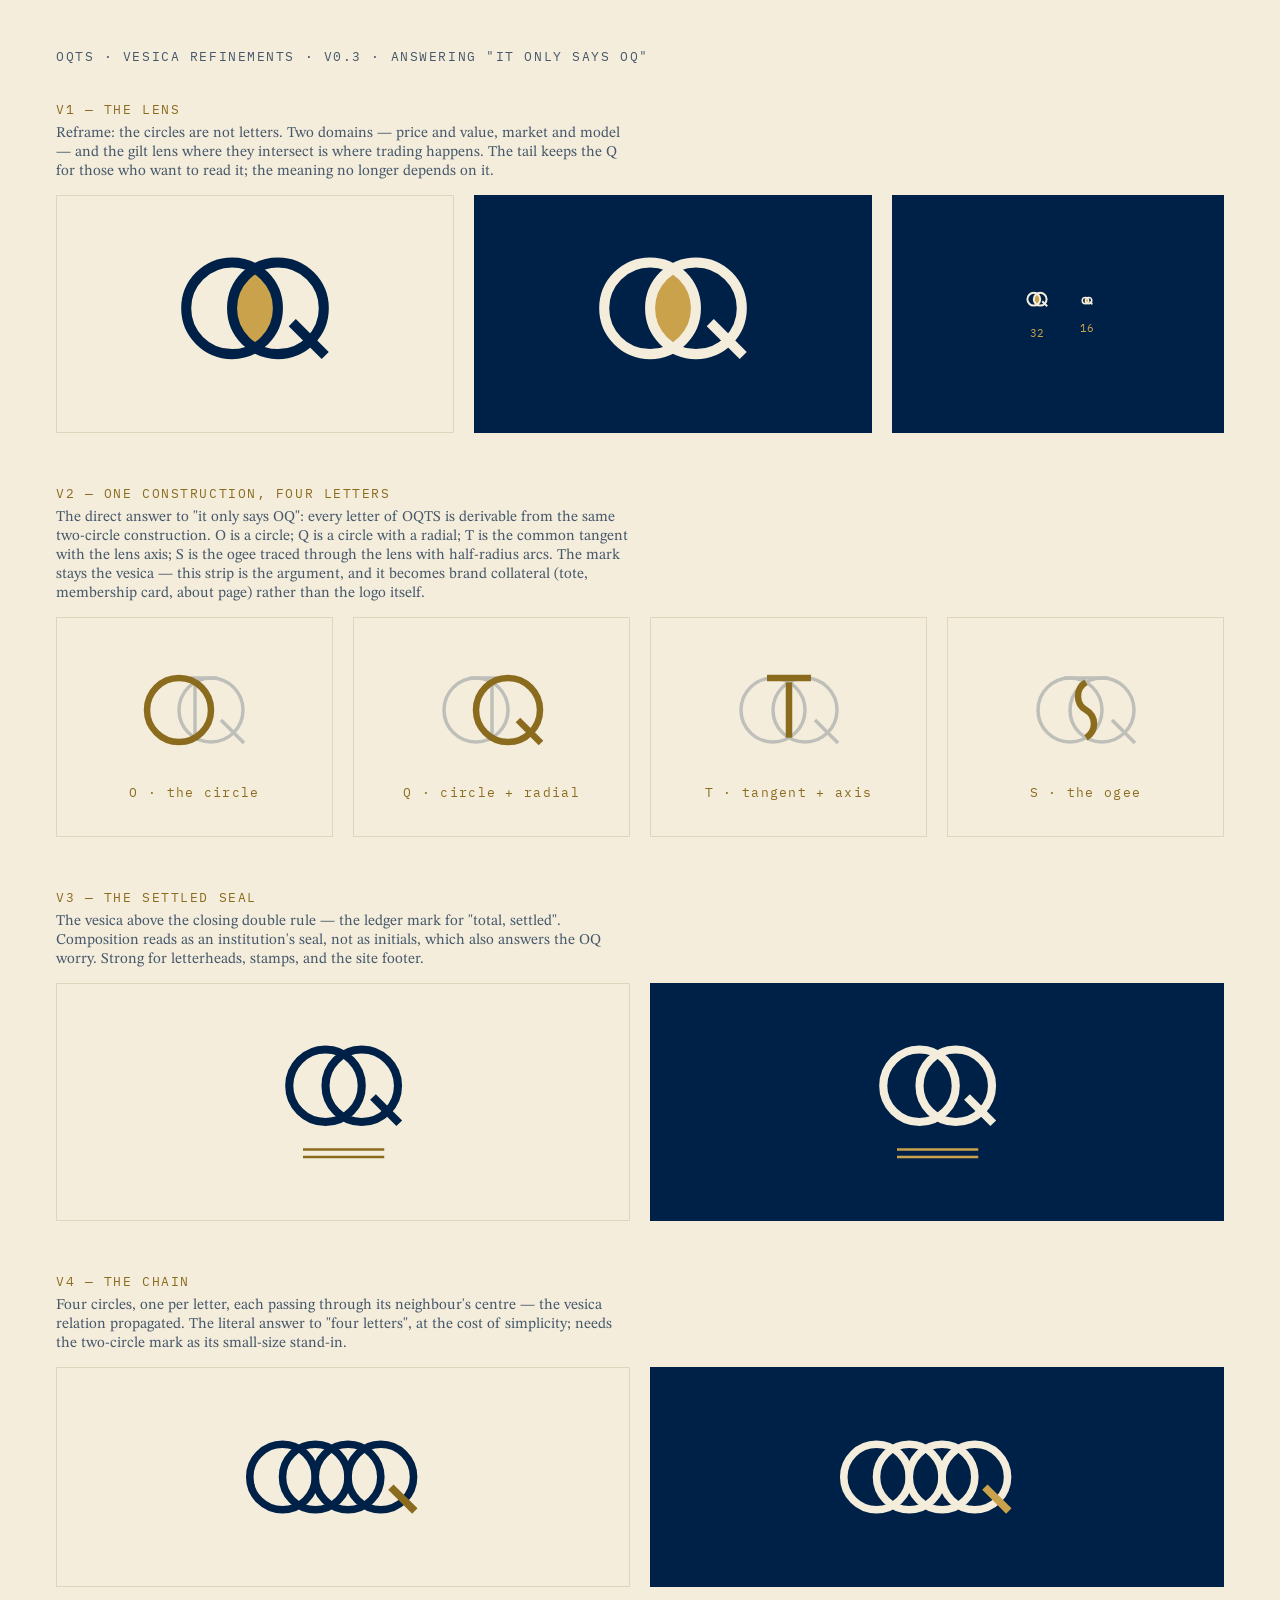
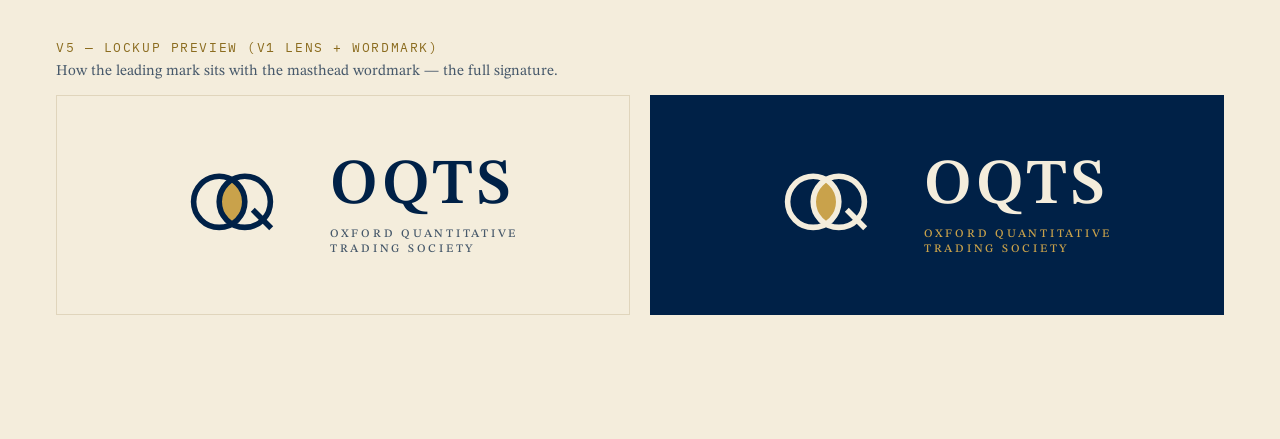
<file: archive/marks-v3.html>
<!DOCTYPE html>
<html lang="en">
<head>
<meta charset="utf-8">
<title>OQTS — vesica refinements v0.3</title>
<link rel="preconnect" href="https://fonts.googleapis.com">
<link rel="preconnect" href="https://fonts.gstatic.com" crossorigin>
<link href="https://fonts.googleapis.com/css2?family=STIX+Two+Text:wght@400;500;600&family=IBM+Plex+Mono:wght@400;500&display=swap" rel="stylesheet">
<style>
  :root {
    --oxford: #002147;
    --paper:  #F4EDDC;
    --slate:  #46586A;
    --ledger: #8B6C1F;
    --gilt:   #C9A24B;
    --chalk:  #E0D5BC;
  }
  * { margin: 0; padding: 0; box-sizing: border-box; }
  body {
    background: var(--paper);
    color: var(--oxford);
    font-family: "STIX Two Text", serif;
    padding: 48px 56px 72px;
  }
  .page-title {
    font-family: "IBM Plex Mono", monospace;
    font-size: 13px; letter-spacing: 0.12em; color: var(--slate);
    text-transform: uppercase; margin-bottom: 36px;
  }
  .row { margin-bottom: 52px; }
  .row-label {
    font-family: "IBM Plex Mono", monospace;
    font-size: 13px; letter-spacing: 0.12em; color: var(--ledger);
    text-transform: uppercase; margin-bottom: 6px;
  }
  .row-note { font-size: 15px; color: var(--slate); margin-bottom: 14px; max-width: 82ch; }
  .cells { display: flex; gap: 20px; align-items: stretch; }
  .cell {
    border: 1px solid var(--chalk);
    display: flex; align-items: center; justify-content: center;
    padding: 32px; min-height: 220px; flex: 1;
  }
  .cell.dark { background: var(--oxford); color: var(--paper); border-color: var(--oxford); }
  .cell.small { flex: 0.8; gap: 26px; }
  .fav { text-align: center; }
  .fav figcaption { font-family: "IBM Plex Mono", monospace; font-size: 11px; color: var(--slate); margin-top: 8px; }
  .dark .fav figcaption { color: var(--gilt); }

  .strip { display: flex; gap: 20px; }
  .strip .cell { flex-direction: column; gap: 10px; }
  .strip .letter {
    font-family: "IBM Plex Mono", monospace; font-size: 13px;
    letter-spacing: 0.1em; color: var(--ledger);
  }
  .lockup { display: flex; align-items: center; gap: 34px; }
  .lockup .text { text-align: left; }
  .lockup .word { font-size: 64px; font-weight: 600; letter-spacing: 0.06em; line-height: 1; }
  .lockup .name { margin-top: 9px; font-size: 11.5px; font-weight: 500; letter-spacing: 0.24em; color: var(--slate); }
  .dark .lockup .name { color: var(--gilt); }
</style>
</head>
<body>

<div class="page-title">OQTS · vesica refinements · v0.3 · answering "it only says OQ"</div>

<!-- V1 GOLD LENS -->
<div class="row">
  <div class="row-label">V1 — The lens</div>
  <div class="row-note">Reframe: the circles are not letters. Two domains — price and value, market and
  model — and the gilt lens where they intersect is where trading happens. The tail keeps the Q for
  those who want to read it; the meaning no longer depends on it.</div>
  <div class="cells">
    <div class="cell">
      <svg width="230" height="172" viewBox="0 0 320 240">
        <path d="M 160 56.6 A 64 64 0 0 1 160 167.4 A 64 64 0 0 1 160 56.6 Z" fill="var(--gilt)"/>
        <circle cx="128" cy="112" r="64" fill="none" stroke="currentColor" stroke-width="14"/>
        <circle cx="192" cy="112" r="64" fill="none" stroke="currentColor" stroke-width="14"/>
        <line x1="212" y1="132" x2="258" y2="178" stroke="currentColor" stroke-width="14"/>
      </svg>
    </div>
    <div class="cell dark">
      <svg width="230" height="172" viewBox="0 0 320 240">
        <path d="M 160 56.6 A 64 64 0 0 1 160 167.4 A 64 64 0 0 1 160 56.6 Z" fill="var(--gilt)"/>
        <circle cx="128" cy="112" r="64" fill="none" stroke="currentColor" stroke-width="14"/>
        <circle cx="192" cy="112" r="64" fill="none" stroke="currentColor" stroke-width="14"/>
        <line x1="212" y1="132" x2="258" y2="178" stroke="currentColor" stroke-width="14"/>
      </svg>
    </div>
    <div class="cell small dark">
      <figure class="fav"><svg width="32" height="24" viewBox="0 0 320 240"><path d="M 160 56.6 A 64 64 0 0 1 160 167.4 A 64 64 0 0 1 160 56.6 Z" fill="var(--gilt)"/><circle cx="128" cy="112" r="64" fill="none" stroke="currentColor" stroke-width="20"/><circle cx="192" cy="112" r="64" fill="none" stroke="currentColor" stroke-width="20"/><line x1="212" y1="132" x2="262" y2="182" stroke="currentColor" stroke-width="20"/></svg><figcaption>32</figcaption></figure>
      <figure class="fav"><svg width="16" height="12" viewBox="0 0 320 240"><path d="M 160 56.6 A 64 64 0 0 1 160 167.4 A 64 64 0 0 1 160 56.6 Z" fill="var(--gilt)"/><circle cx="160" cy="112" r="64" fill="none" stroke="currentColor" stroke-width="30" transform="translate(-32 0)"/><circle cx="192" cy="112" r="64" fill="none" stroke="currentColor" stroke-width="30"/><line x1="212" y1="132" x2="268" y2="188" stroke="currentColor" stroke-width="30"/></svg><figcaption>16</figcaption></figure>
    </div>
  </div>
</div>

<!-- V2 CONSTRUCTION CIPHER -->
<div class="row">
  <div class="row-label">V2 — One construction, four letters</div>
  <div class="row-note">The direct answer to "it only says OQ": every letter of OQTS is derivable from
  the same two-circle construction. O is a circle; Q is a circle with a radial; T is the common
  tangent with the lens axis; S is the ogee traced through the lens with half-radius arcs. The mark
  stays the vesica — this strip is the argument, and it becomes brand collateral (tote, membership
  card, about page) rather than the logo itself.</div>
  <div class="strip">
    <div class="cell">
      <svg width="160" height="120" viewBox="0 0 320 240">
        <g stroke="var(--slate)" stroke-width="7" opacity="0.30" fill="none">
          <circle cx="192" cy="112" r="64"/><line x1="212" y1="132" x2="258" y2="178"/>
          <line x1="116" y1="48" x2="204" y2="48"/><line x1="160" y1="56.6" x2="160" y2="167.4"/>
        </g>
        <circle cx="128" cy="112" r="64" fill="none" stroke="var(--ledger)" stroke-width="13"/>
      </svg>
      <div class="letter">O · the circle</div>
    </div>
    <div class="cell">
      <svg width="160" height="120" viewBox="0 0 320 240">
        <g stroke="var(--slate)" stroke-width="7" opacity="0.30" fill="none">
          <circle cx="128" cy="112" r="64"/>
          <line x1="116" y1="48" x2="204" y2="48"/><line x1="160" y1="56.6" x2="160" y2="167.4"/>
        </g>
        <circle cx="192" cy="112" r="64" fill="none" stroke="var(--ledger)" stroke-width="13"/>
        <line x1="212" y1="132" x2="258" y2="178" stroke="var(--ledger)" stroke-width="13"/>
      </svg>
      <div class="letter">Q · circle + radial</div>
    </div>
    <div class="cell">
      <svg width="160" height="120" viewBox="0 0 320 240">
        <g stroke="var(--slate)" stroke-width="7" opacity="0.30" fill="none">
          <circle cx="128" cy="112" r="64"/><circle cx="192" cy="112" r="64"/>
          <line x1="212" y1="132" x2="258" y2="178"/>
        </g>
        <line x1="116" y1="48" x2="204" y2="48" stroke="var(--ledger)" stroke-width="13"/>
        <line x1="160" y1="56.6" x2="160" y2="167.4" stroke="var(--ledger)" stroke-width="13"/>
      </svg>
      <div class="letter">T · tangent + axis</div>
    </div>
    <div class="cell">
      <svg width="160" height="120" viewBox="0 0 320 240">
        <g stroke="var(--slate)" stroke-width="7" opacity="0.30" fill="none">
          <circle cx="128" cy="112" r="64"/><circle cx="192" cy="112" r="64"/>
          <line x1="212" y1="132" x2="258" y2="178"/>
          <line x1="116" y1="48" x2="204" y2="48"/>
        </g>
        <path d="M 160 56.6 A 32 32 0 0 0 160 112 A 32 32 0 0 1 160 167.4" fill="none" stroke="var(--ledger)" stroke-width="13"/>
      </svg>
      <div class="letter">S · the ogee</div>
    </div>
  </div>
</div>

<!-- V3 SEAL -->
<div class="row">
  <div class="row-label">V3 — The settled seal</div>
  <div class="row-note">The vesica above the closing double rule — the ledger mark for "total,
  settled". Composition reads as an institution's seal, not as initials, which also answers the
  OQ worry. Strong for letterheads, stamps, and the site footer.</div>
  <div class="cells">
    <div class="cell">
      <svg width="200" height="172" viewBox="0 0 320 260">
        <circle cx="132" cy="104" r="58" fill="none" stroke="currentColor" stroke-width="13"/>
        <circle cx="190" cy="104" r="58" fill="none" stroke="currentColor" stroke-width="13"/>
        <line x1="208" y1="122" x2="250" y2="164" stroke="currentColor" stroke-width="13"/>
        <line x1="96" y1="206" x2="226" y2="206" stroke="var(--ledger)" stroke-width="4"/>
        <line x1="96" y1="218" x2="226" y2="218" stroke="var(--ledger)" stroke-width="4"/>
      </svg>
    </div>
    <div class="cell dark">
      <svg width="200" height="172" viewBox="0 0 320 260">
        <circle cx="132" cy="104" r="58" fill="none" stroke="currentColor" stroke-width="13"/>
        <circle cx="190" cy="104" r="58" fill="none" stroke="currentColor" stroke-width="13"/>
        <line x1="208" y1="122" x2="250" y2="164" stroke="currentColor" stroke-width="13"/>
        <line x1="96" y1="206" x2="226" y2="206" stroke="var(--gilt)" stroke-width="4"/>
        <line x1="96" y1="218" x2="226" y2="218" stroke="var(--gilt)" stroke-width="4"/>
      </svg>
    </div>
  </div>
</div>

<!-- V4 CHAIN -->
<div class="row">
  <div class="row-label">V4 — The chain</div>
  <div class="row-note">Four circles, one per letter, each passing through its neighbour's centre —
  the vesica relation propagated. The literal answer to "four letters", at the cost of simplicity;
  needs the two-circle mark as its small-size stand-in.</div>
  <div class="cells">
    <div class="cell">
      <svg width="240" height="126" viewBox="0 0 380 200">
        <circle cx="94" cy="100" r="52" fill="none" stroke="currentColor" stroke-width="12"/>
        <circle cx="146" cy="100" r="52" fill="none" stroke="currentColor" stroke-width="12"/>
        <circle cx="198" cy="100" r="52" fill="none" stroke="currentColor" stroke-width="12"/>
        <circle cx="250" cy="100" r="52" fill="none" stroke="currentColor" stroke-width="12"/>
        <line x1="266" y1="116" x2="304" y2="154" stroke="var(--ledger)" stroke-width="12"/>
      </svg>
    </div>
    <div class="cell dark">
      <svg width="240" height="126" viewBox="0 0 380 200">
        <circle cx="94" cy="100" r="52" fill="none" stroke="currentColor" stroke-width="12"/>
        <circle cx="146" cy="100" r="52" fill="none" stroke="currentColor" stroke-width="12"/>
        <circle cx="198" cy="100" r="52" fill="none" stroke="currentColor" stroke-width="12"/>
        <circle cx="250" cy="100" r="52" fill="none" stroke="currentColor" stroke-width="12"/>
        <line x1="266" y1="116" x2="304" y2="154" stroke="var(--gilt)" stroke-width="12"/>
      </svg>
    </div>
  </div>
</div>

<!-- V5 LOCKUP -->
<div class="row">
  <div class="row-label">V5 — Lockup preview (V1 lens + wordmark)</div>
  <div class="row-note">How the leading mark sits with the masthead wordmark — the full signature.</div>
  <div class="cells">
    <div class="cell">
      <div class="lockup">
        <svg width="128" height="96" viewBox="0 0 320 240">
          <path d="M 160 56.6 A 64 64 0 0 1 160 167.4 A 64 64 0 0 1 160 56.6 Z" fill="var(--gilt)"/>
          <circle cx="128" cy="112" r="64" fill="none" stroke="currentColor" stroke-width="14"/>
          <circle cx="192" cy="112" r="64" fill="none" stroke="currentColor" stroke-width="14"/>
          <line x1="212" y1="132" x2="258" y2="178" stroke="currentColor" stroke-width="14"/>
        </svg>
        <div class="text">
          <div class="word">OQTS</div>
          <div class="name">OXFORD QUANTITATIVE<br>TRADING SOCIETY</div>
        </div>
      </div>
    </div>
    <div class="cell dark">
      <div class="lockup">
        <svg width="128" height="96" viewBox="0 0 320 240">
          <path d="M 160 56.6 A 64 64 0 0 1 160 167.4 A 64 64 0 0 1 160 56.6 Z" fill="var(--gilt)"/>
          <circle cx="128" cy="112" r="64" fill="none" stroke="currentColor" stroke-width="14"/>
          <circle cx="192" cy="112" r="64" fill="none" stroke="currentColor" stroke-width="14"/>
          <line x1="212" y1="132" x2="258" y2="178" stroke="currentColor" stroke-width="14"/>
        </svg>
        <div class="text">
          <div class="word">OQTS</div>
          <div class="name">OXFORD QUANTITATIVE<br>TRADING SOCIETY</div>
        </div>
      </div>
    </div>
  </div>
</div>

</body>
</html>
</file>
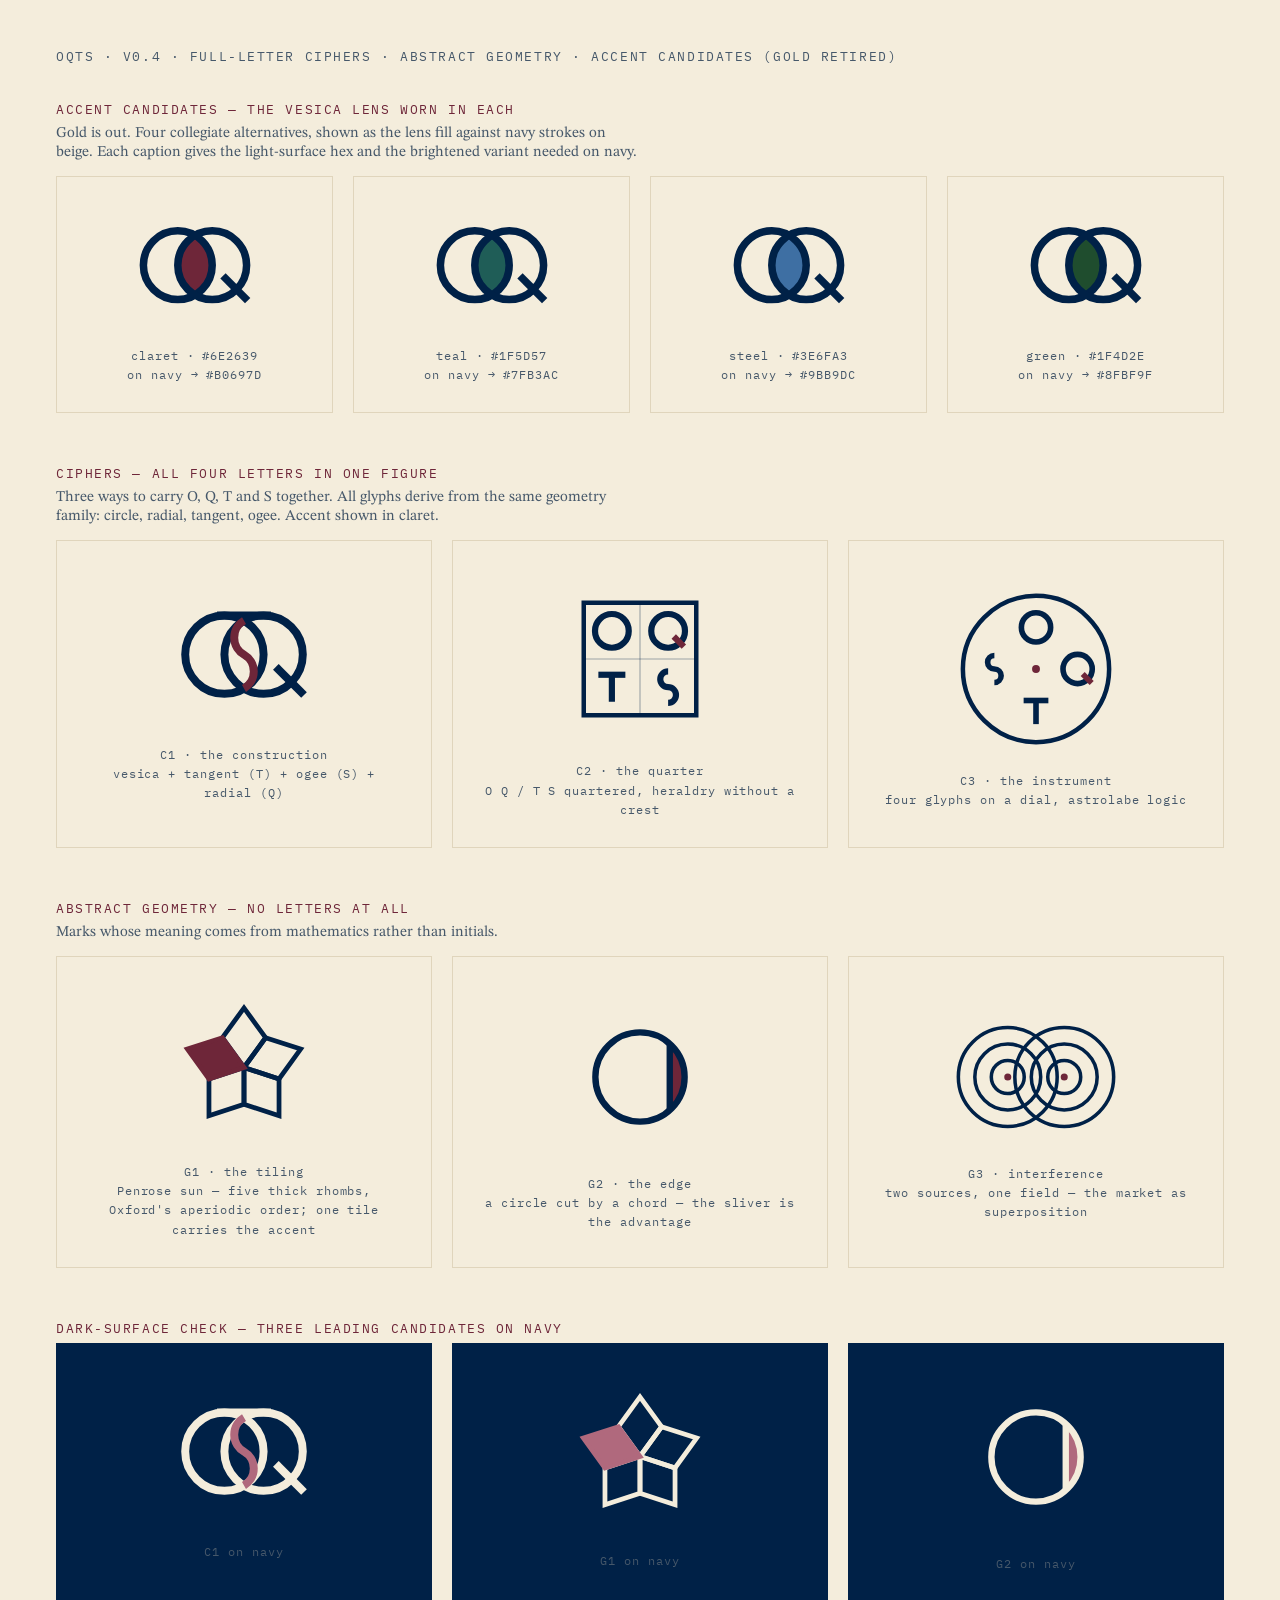
<file: archive/marks-v4.html>
<!DOCTYPE html>
<html lang="en">
<head>
<meta charset="utf-8">
<title>OQTS — ciphers, abstracts, accents v0.4</title>
<link rel="preconnect" href="https://fonts.googleapis.com">
<link rel="preconnect" href="https://fonts.gstatic.com" crossorigin>
<link href="https://fonts.googleapis.com/css2?family=STIX+Two+Text:wght@400;500;600&family=IBM+Plex+Mono:wght@400;500&display=swap" rel="stylesheet">
<style>
  :root {
    --oxford: #002147;
    --paper:  #F4EDDC;
    --slate:  #46586A;
    --chalk:  #E0D5BC;
    --claret: #6E2639;
  }
  * { margin: 0; padding: 0; box-sizing: border-box; }
  body {
    background: var(--paper);
    color: var(--oxford);
    font-family: "STIX Two Text", serif;
    padding: 48px 56px 72px;
  }
  .page-title {
    font-family: "IBM Plex Mono", monospace;
    font-size: 13px; letter-spacing: 0.12em; color: var(--slate);
    text-transform: uppercase; margin-bottom: 36px;
  }
  .row { margin-bottom: 52px; }
  .row-label {
    font-family: "IBM Plex Mono", monospace;
    font-size: 13px; letter-spacing: 0.12em; color: var(--claret);
    text-transform: uppercase; margin-bottom: 6px;
  }
  .row-note { font-size: 15px; color: var(--slate); margin-bottom: 14px; max-width: 84ch; }
  .cells { display: flex; gap: 20px; align-items: stretch; }
  .cell {
    border: 1px solid var(--chalk);
    display: flex; flex-direction: column; align-items: center; justify-content: center;
    padding: 28px; min-height: 230px; flex: 1; gap: 12px;
  }
  .cell.dark { background: var(--oxford); color: var(--paper); border-color: var(--oxford); }
  .cap {
    font-family: "IBM Plex Mono", monospace; font-size: 12px;
    letter-spacing: 0.08em; color: var(--slate); text-align: center; line-height: 1.6;
  }
</style>
</head>
<body>

<div class="page-title">OQTS · v0.4 · full-letter ciphers · abstract geometry · accent candidates (gold retired)</div>

<!-- ================= ACCENTS ================= -->
<div class="row">
  <div class="row-label">Accent candidates — the vesica lens worn in each</div>
  <div class="row-note">Gold is out. Four collegiate alternatives, shown as the lens fill against navy
  strokes on beige. Each caption gives the light-surface hex and the brightened variant needed on navy.</div>
  <div class="cells">
    <div class="cell">
      <svg width="172" height="129" viewBox="0 0 320 240">
        <path d="M 160 56.6 A 64 64 0 0 1 160 167.4 A 64 64 0 0 1 160 56.6 Z" fill="#6E2639"/>
        <circle cx="128" cy="112" r="64" fill="none" stroke="currentColor" stroke-width="14"/>
        <circle cx="192" cy="112" r="64" fill="none" stroke="currentColor" stroke-width="14"/>
        <line x1="212" y1="132" x2="258" y2="178" stroke="currentColor" stroke-width="14"/>
      </svg>
      <div class="cap">claret · #6E2639<br>on navy → #B0697D</div>
    </div>
    <div class="cell">
      <svg width="172" height="129" viewBox="0 0 320 240">
        <path d="M 160 56.6 A 64 64 0 0 1 160 167.4 A 64 64 0 0 1 160 56.6 Z" fill="#1F5D57"/>
        <circle cx="128" cy="112" r="64" fill="none" stroke="currentColor" stroke-width="14"/>
        <circle cx="192" cy="112" r="64" fill="none" stroke="currentColor" stroke-width="14"/>
        <line x1="212" y1="132" x2="258" y2="178" stroke="currentColor" stroke-width="14"/>
      </svg>
      <div class="cap">teal · #1F5D57<br>on navy → #7FB3AC</div>
    </div>
    <div class="cell">
      <svg width="172" height="129" viewBox="0 0 320 240">
        <path d="M 160 56.6 A 64 64 0 0 1 160 167.4 A 64 64 0 0 1 160 56.6 Z" fill="#3E6FA3"/>
        <circle cx="128" cy="112" r="64" fill="none" stroke="currentColor" stroke-width="14"/>
        <circle cx="192" cy="112" r="64" fill="none" stroke="currentColor" stroke-width="14"/>
        <line x1="212" y1="132" x2="258" y2="178" stroke="currentColor" stroke-width="14"/>
      </svg>
      <div class="cap">steel · #3E6FA3<br>on navy → #9BB9DC</div>
    </div>
    <div class="cell">
      <svg width="172" height="129" viewBox="0 0 320 240">
        <path d="M 160 56.6 A 64 64 0 0 1 160 167.4 A 64 64 0 0 1 160 56.6 Z" fill="#1F4D2E"/>
        <circle cx="128" cy="112" r="64" fill="none" stroke="currentColor" stroke-width="14"/>
        <circle cx="192" cy="112" r="64" fill="none" stroke="currentColor" stroke-width="14"/>
        <line x1="212" y1="132" x2="258" y2="178" stroke="currentColor" stroke-width="14"/>
      </svg>
      <div class="cap">green · #1F4D2E<br>on navy → #8FBF9F</div>
    </div>
  </div>
</div>

<!-- ================= CIPHERS ================= -->
<div class="row">
  <div class="row-label">Ciphers — all four letters in one figure</div>
  <div class="row-note">Three ways to carry O, Q, T and S together. All glyphs derive from the same
  geometry family: circle, radial, tangent, ogee. Accent shown in claret.</div>
  <div class="cells">
    <div class="cell">
      <svg width="196" height="147" viewBox="0 0 320 240">
        <line x1="116" y1="48" x2="204" y2="48" stroke="currentColor" stroke-width="13"/>
        <circle cx="128" cy="112" r="64" fill="none" stroke="currentColor" stroke-width="13"/>
        <circle cx="192" cy="112" r="64" fill="none" stroke="currentColor" stroke-width="13"/>
        <path d="M 160 56.6 A 32 32 0 0 0 160 112 A 32 32 0 0 1 160 167.4" fill="none" stroke="#6E2639" stroke-width="13"/>
        <line x1="212" y1="132" x2="258" y2="178" stroke="currentColor" stroke-width="13"/>
      </svg>
      <div class="cap">C1 · the construction<br>vesica + tangent (T) + ogee (S) + radial (Q)</div>
    </div>
    <div class="cell">
      <svg width="180" height="180" viewBox="0 0 320 320">
        <rect x="60" y="60" width="200" height="200" fill="none" stroke="currentColor" stroke-width="8"/>
        <line x1="160" y1="60" x2="160" y2="260" stroke="currentColor" stroke-width="2" opacity="0.35"/>
        <line x1="60" y1="160" x2="260" y2="160" stroke="currentColor" stroke-width="2" opacity="0.35"/>
        <circle cx="110" cy="110" r="30" fill="none" stroke="currentColor" stroke-width="11"/>
        <circle cx="210" cy="110" r="30" fill="none" stroke="currentColor" stroke-width="11"/>
        <line x1="220" y1="120" x2="238" y2="138" stroke="#6E2639" stroke-width="11"/>
        <line x1="86" y1="188" x2="134" y2="188" stroke="currentColor" stroke-width="11"/>
        <line x1="110" y1="188" x2="110" y2="236" stroke="currentColor" stroke-width="11"/>
        <path d="M 210 182 A 14 14 0 0 0 210 210 A 14 14 0 0 1 210 238" fill="none" stroke="currentColor" stroke-width="11"/>
      </svg>
      <div class="cap">C2 · the quarter<br>O Q / T S quartered, heraldry without a crest</div>
    </div>
    <div class="cell">
      <svg width="180" height="180" viewBox="0 0 320 320">
        <circle cx="160" cy="160" r="130" fill="none" stroke="currentColor" stroke-width="8"/>
        <circle cx="160" cy="86" r="26" fill="none" stroke="currentColor" stroke-width="10"/>
        <circle cx="234" cy="160" r="26" fill="none" stroke="currentColor" stroke-width="10"/>
        <line x1="243" y1="169" x2="259" y2="185" stroke="#6E2639" stroke-width="10"/>
        <line x1="138" y1="216" x2="182" y2="216" stroke="currentColor" stroke-width="10"/>
        <line x1="160" y1="216" x2="160" y2="258" stroke="currentColor" stroke-width="10"/>
        <path d="M 86 136 A 12 12 0 0 0 86 160 A 12 12 0 0 1 86 184" fill="none" stroke="currentColor" stroke-width="10"/>
        <circle cx="160" cy="160" r="7" fill="#6E2639"/>
      </svg>
      <div class="cap">C3 · the instrument<br>four glyphs on a dial, astrolabe logic</div>
    </div>
  </div>
</div>

<!-- ================= ABSTRACTS ================= -->
<div class="row">
  <div class="row-label">Abstract geometry — no letters at all</div>
  <div class="row-note">Marks whose meaning comes from mathematics rather than initials.</div>
  <div class="cells">
    <div class="cell">
      <svg width="190" height="165" viewBox="0 0 320 260">
        <g fill="none" stroke="currentColor" stroke-width="8" stroke-linejoin="miter">
          <polygon points="160,130 123.6,79.8 160,29.7 196.4,79.8"/>
          <polygon points="160,130 196.4,79.8 255.4,99.0 219.0,149.2"/>
          <polygon points="160,130 219.0,149.2 219.0,211.1 160,192"/>
          <polygon points="160,130 160,192 101.0,211.1 101.0,149.2"/>
        </g>
        <polygon points="160,130 101.0,149.2 64.6,99.0 123.6,79.8" fill="#6E2639" stroke="#6E2639" stroke-width="8" stroke-linejoin="miter"/>
      </svg>
      <div class="cap">G1 · the tiling<br>Penrose sun — five thick rhombs, Oxford's aperiodic order; one tile carries the accent</div>
    </div>
    <div class="cell">
      <svg width="170" height="170" viewBox="0 0 320 240">
        <path d="M 216 57.4 A 84 84 0 0 1 216 182.6 Z" fill="#6E2639"/>
        <circle cx="160" cy="120" r="84" fill="none" stroke="currentColor" stroke-width="12"/>
        <line x1="216" y1="57.4" x2="216" y2="182.6" stroke="currentColor" stroke-width="12"/>
      </svg>
      <div class="cap">G2 · the edge<br>a circle cut by a chord — the sliver is the advantage</div>
    </div>
    <div class="cell">
      <svg width="200" height="150" viewBox="0 0 340 240">
        <g fill="none" stroke="currentColor" stroke-width="6">
          <circle cx="122" cy="120" r="28"/><circle cx="122" cy="120" r="56"/><circle cx="122" cy="120" r="84"/>
          <circle cx="218" cy="120" r="28"/><circle cx="218" cy="120" r="56"/><circle cx="218" cy="120" r="84"/>
        </g>
        <circle cx="122" cy="120" r="6" fill="#6E2639"/>
        <circle cx="218" cy="120" r="6" fill="#6E2639"/>
      </svg>
      <div class="cap">G3 · interference<br>two sources, one field — the market as superposition</div>
    </div>
  </div>
</div>

<!-- ================= DARK CHECK ================= -->
<div class="row">
  <div class="row-label">Dark-surface check — three leading candidates on navy</div>
  <div class="cells">
    <div class="cell dark">
      <svg width="196" height="147" viewBox="0 0 320 240">
        <line x1="116" y1="48" x2="204" y2="48" stroke="currentColor" stroke-width="13"/>
        <circle cx="128" cy="112" r="64" fill="none" stroke="currentColor" stroke-width="13"/>
        <circle cx="192" cy="112" r="64" fill="none" stroke="currentColor" stroke-width="13"/>
        <path d="M 160 56.6 A 32 32 0 0 0 160 112 A 32 32 0 0 1 160 167.4" fill="none" stroke="#B0697D" stroke-width="13"/>
        <line x1="212" y1="132" x2="258" y2="178" stroke="currentColor" stroke-width="13"/>
      </svg>
      <div class="cap">C1 on navy</div>
    </div>
    <div class="cell dark">
      <svg width="190" height="165" viewBox="0 0 320 260">
        <g fill="none" stroke="currentColor" stroke-width="8" stroke-linejoin="miter">
          <polygon points="160,130 123.6,79.8 160,29.7 196.4,79.8"/>
          <polygon points="160,130 196.4,79.8 255.4,99.0 219.0,149.2"/>
          <polygon points="160,130 219.0,149.2 219.0,211.1 160,192"/>
          <polygon points="160,130 160,192 101.0,211.1 101.0,149.2"/>
        </g>
        <polygon points="160,130 101.0,149.2 64.6,99.0 123.6,79.8" fill="#B0697D" stroke="#B0697D" stroke-width="8" stroke-linejoin="miter"/>
      </svg>
      <div class="cap">G1 on navy</div>
    </div>
    <div class="cell dark">
      <svg width="170" height="170" viewBox="0 0 320 240">
        <path d="M 216 57.4 A 84 84 0 0 1 216 182.6 Z" fill="#B0697D"/>
        <circle cx="160" cy="120" r="84" fill="none" stroke="currentColor" stroke-width="12"/>
        <line x1="216" y1="57.4" x2="216" y2="182.6" stroke="currentColor" stroke-width="12"/>
      </svg>
      <div class="cap">G2 on navy</div>
    </div>
  </div>
</div>

</body>
</html>
</file>
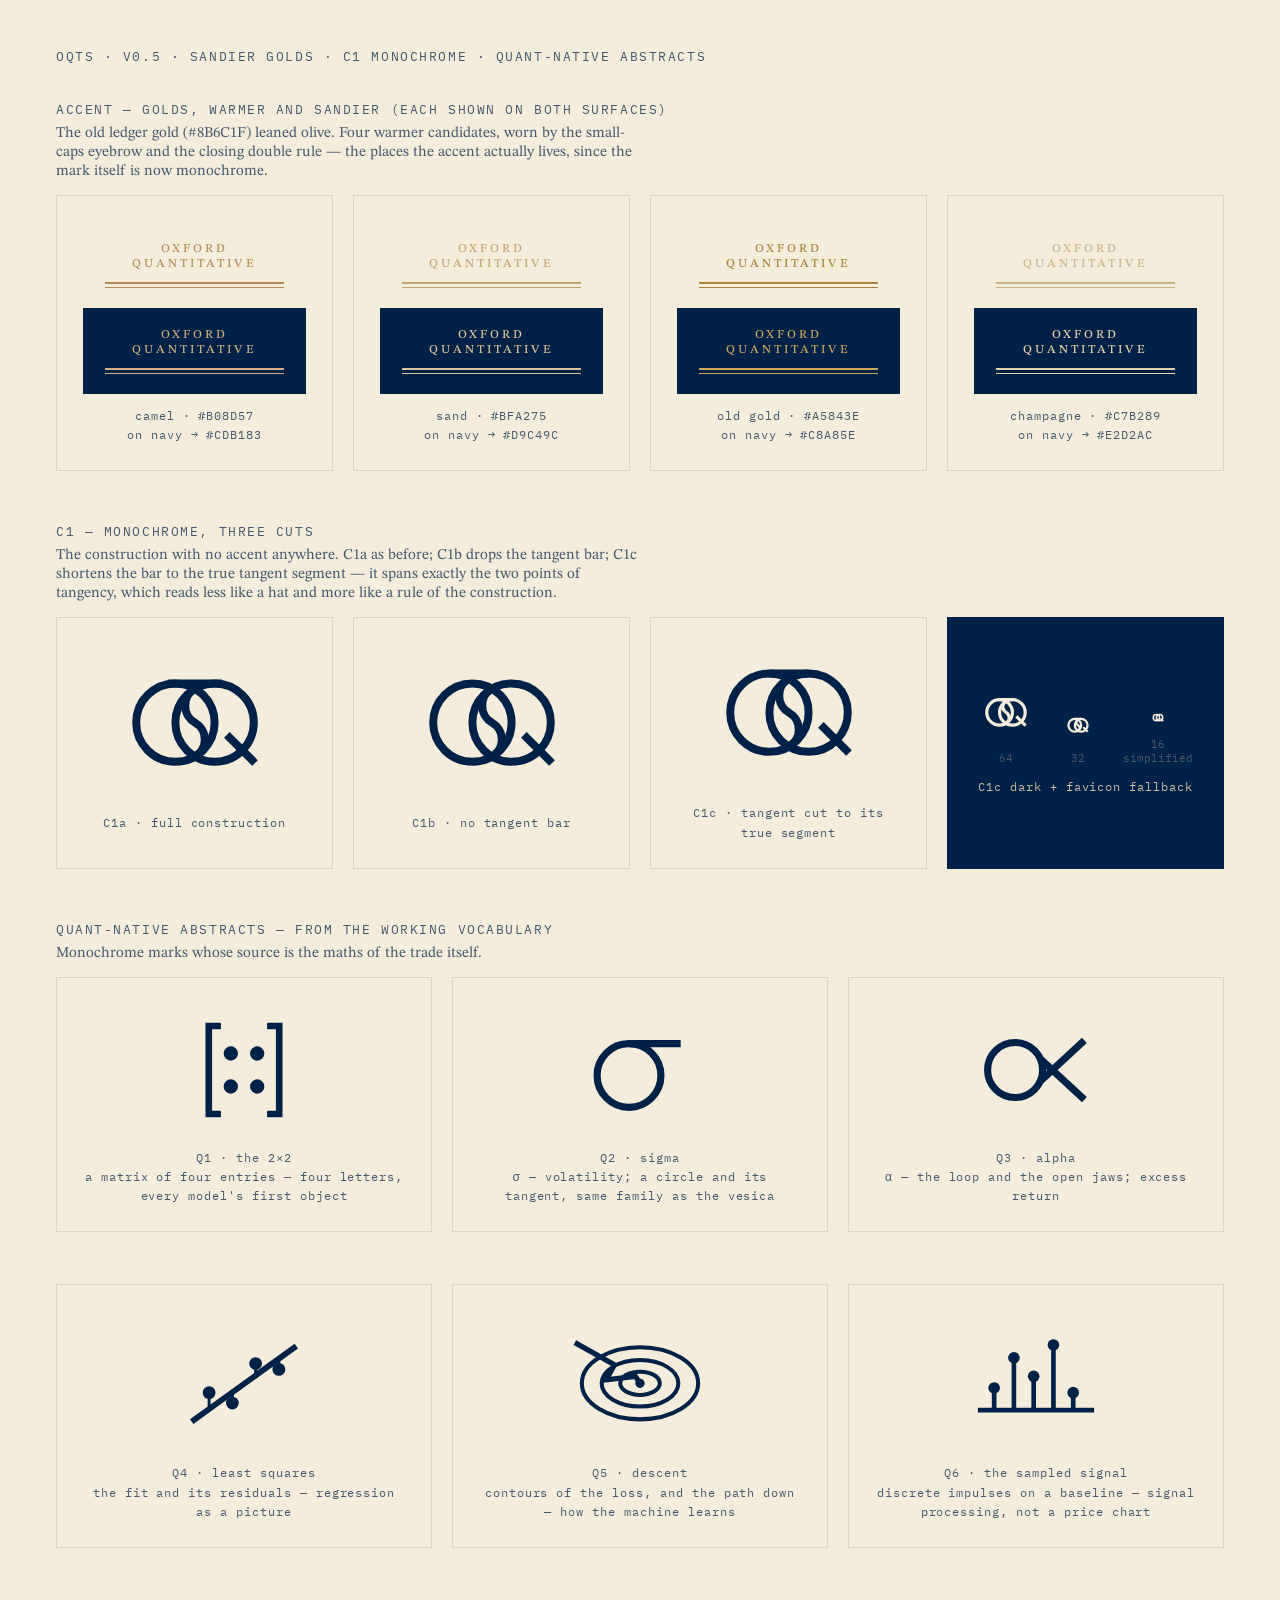
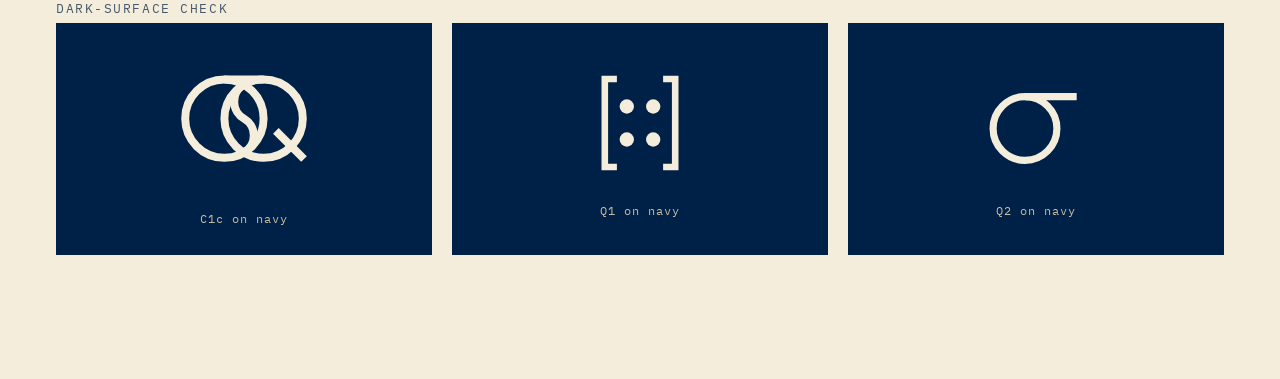
<file: archive/marks-v5.html>
<!DOCTYPE html>
<html lang="en">
<head>
<meta charset="utf-8">
<title>OQTS — sands, C1 mono, quant abstracts v0.5</title>
<link rel="preconnect" href="https://fonts.googleapis.com">
<link rel="preconnect" href="https://fonts.gstatic.com" crossorigin>
<link href="https://fonts.googleapis.com/css2?family=STIX+Two+Text:wght@400;500;600&family=IBM+Plex+Mono:wght@400;500&display=swap" rel="stylesheet">
<style>
  :root {
    --oxford: #002147;
    --paper:  #F4EDDC;
    --slate:  #46586A;
    --chalk:  #E0D5BC;
  }
  * { margin: 0; padding: 0; box-sizing: border-box; }
  body {
    background: var(--paper);
    color: var(--oxford);
    font-family: "STIX Two Text", serif;
    padding: 48px 56px 72px;
  }
  .page-title {
    font-family: "IBM Plex Mono", monospace;
    font-size: 13px; letter-spacing: 0.12em; color: var(--slate);
    text-transform: uppercase; margin-bottom: 36px;
  }
  .row { margin-bottom: 52px; }
  .row-label {
    font-family: "IBM Plex Mono", monospace;
    font-size: 13px; letter-spacing: 0.12em; color: var(--slate);
    text-transform: uppercase; margin-bottom: 6px;
  }
  .row-note { font-size: 15px; color: var(--slate); margin-bottom: 14px; max-width: 84ch; }
  .cells { display: flex; gap: 20px; align-items: stretch; }
  .cell {
    border: 1px solid var(--chalk);
    display: flex; flex-direction: column; align-items: center; justify-content: center;
    padding: 26px; min-height: 210px; flex: 1; gap: 12px;
  }
  .cell.dark { background: var(--oxford); color: var(--paper); border-color: var(--oxford); }
  .cap {
    font-family: "IBM Plex Mono", monospace; font-size: 12px;
    letter-spacing: 0.08em; color: var(--slate); text-align: center; line-height: 1.6;
  }
  .dark .cap { color: #C9BFA5; }

  /* accent demo cells */
  .acc { width: 100%; }
  .acc .surface { padding: 20px 22px; text-align: center; }
  .acc .surface.navy { background: var(--oxford); }
  .acc .eyebrow {
    font-family: "STIX Two Text", serif; font-size: 12px; font-weight: 500;
    letter-spacing: 0.26em; margin-bottom: 10px;
  }
  .acc .rules span { display: block; height: 1.5px; }
  .acc .rules span + span { margin-top: 3px; }
  .favs { display: flex; gap: 24px; align-items: flex-end; }
  .fav { text-align: center; }
  .fav figcaption { font-family: "IBM Plex Mono", monospace; font-size: 11px; color: var(--slate); margin-top: 7px; }
</style>
</head>
<body>

<div class="page-title">OQTS · v0.5 · sandier golds · C1 monochrome · quant-native abstracts</div>

<!-- ================= SANDS ================= -->
<div class="row">
  <div class="row-label">Accent — golds, warmer and sandier (each shown on both surfaces)</div>
  <div class="row-note">The old ledger gold (#8B6C1F) leaned olive. Four warmer candidates, worn by the
  small-caps eyebrow and the closing double rule — the places the accent actually lives, since the
  mark itself is now monochrome.</div>
  <div class="cells">
    <div class="cell">
      <div class="acc">
        <div class="surface">
          <div class="eyebrow" style="color:#B08D57">OXFORD QUANTITATIVE</div>
          <div class="rules"><span style="background:#B08D57"></span><span style="background:#B08D57"></span></div>
        </div>
        <div class="surface navy">
          <div class="eyebrow" style="color:#CDB183">OXFORD QUANTITATIVE</div>
          <div class="rules"><span style="background:#CDB183"></span><span style="background:#CDB183"></span></div>
        </div>
      </div>
      <div class="cap">camel · #B08D57<br>on navy → #CDB183</div>
    </div>
    <div class="cell">
      <div class="acc">
        <div class="surface">
          <div class="eyebrow" style="color:#BFA275">OXFORD QUANTITATIVE</div>
          <div class="rules"><span style="background:#BFA275"></span><span style="background:#BFA275"></span></div>
        </div>
        <div class="surface navy">
          <div class="eyebrow" style="color:#D9C49C">OXFORD QUANTITATIVE</div>
          <div class="rules"><span style="background:#D9C49C"></span><span style="background:#D9C49C"></span></div>
        </div>
      </div>
      <div class="cap">sand · #BFA275<br>on navy → #D9C49C</div>
    </div>
    <div class="cell">
      <div class="acc">
        <div class="surface">
          <div class="eyebrow" style="color:#A5843E">OXFORD QUANTITATIVE</div>
          <div class="rules"><span style="background:#A5843E"></span><span style="background:#A5843E"></span></div>
        </div>
        <div class="surface navy">
          <div class="eyebrow" style="color:#C8A85E">OXFORD QUANTITATIVE</div>
          <div class="rules"><span style="background:#C8A85E"></span><span style="background:#C8A85E"></span></div>
        </div>
      </div>
      <div class="cap">old gold · #A5843E<br>on navy → #C8A85E</div>
    </div>
    <div class="cell">
      <div class="acc">
        <div class="surface">
          <div class="eyebrow" style="color:#C7B289">OXFORD QUANTITATIVE</div>
          <div class="rules"><span style="background:#C7B289"></span><span style="background:#C7B289"></span></div>
        </div>
        <div class="surface navy">
          <div class="eyebrow" style="color:#E2D2AC">OXFORD QUANTITATIVE</div>
          <div class="rules"><span style="background:#E2D2AC"></span><span style="background:#E2D2AC"></span></div>
        </div>
      </div>
      <div class="cap">champagne · #C7B289<br>on navy → #E2D2AC</div>
    </div>
  </div>
</div>

<!-- ================= C1 MONO ================= -->
<div class="row">
  <div class="row-label">C1 — monochrome, three cuts</div>
  <div class="row-note">The construction with no accent anywhere. C1a as before; C1b drops the tangent
  bar; C1c shortens the bar to the true tangent segment — it spans exactly the two points of tangency,
  which reads less like a hat and more like a rule of the construction.</div>
  <div class="cells">
    <div class="cell">
      <svg width="196" height="147" viewBox="0 0 320 240">
        <line x1="116" y1="48" x2="204" y2="48" stroke="currentColor" stroke-width="13"/>
        <circle cx="128" cy="112" r="64" fill="none" stroke="currentColor" stroke-width="13"/>
        <circle cx="192" cy="112" r="64" fill="none" stroke="currentColor" stroke-width="13"/>
        <path d="M 160 56.6 A 32 32 0 0 0 160 112 A 32 32 0 0 1 160 167.4" fill="none" stroke="currentColor" stroke-width="13"/>
        <line x1="212" y1="132" x2="258" y2="178" stroke="currentColor" stroke-width="13"/>
      </svg>
      <div class="cap">C1a · full construction</div>
    </div>
    <div class="cell">
      <svg width="196" height="147" viewBox="0 0 320 240">
        <circle cx="128" cy="112" r="64" fill="none" stroke="currentColor" stroke-width="13"/>
        <circle cx="192" cy="112" r="64" fill="none" stroke="currentColor" stroke-width="13"/>
        <path d="M 160 56.6 A 32 32 0 0 0 160 112 A 32 32 0 0 1 160 167.4" fill="none" stroke="currentColor" stroke-width="13"/>
        <line x1="212" y1="132" x2="258" y2="178" stroke="currentColor" stroke-width="13"/>
      </svg>
      <div class="cap">C1b · no tangent bar</div>
    </div>
    <div class="cell">
      <svg width="196" height="147" viewBox="0 0 320 240">
        <line x1="128" y1="48" x2="192" y2="48" stroke="currentColor" stroke-width="13"/>
        <circle cx="128" cy="112" r="64" fill="none" stroke="currentColor" stroke-width="13"/>
        <circle cx="192" cy="112" r="64" fill="none" stroke="currentColor" stroke-width="13"/>
        <path d="M 160 56.6 A 32 32 0 0 0 160 112 A 32 32 0 0 1 160 167.4" fill="none" stroke="currentColor" stroke-width="13"/>
        <line x1="212" y1="132" x2="258" y2="178" stroke="currentColor" stroke-width="13"/>
      </svg>
      <div class="cap">C1c · tangent cut to its true segment</div>
    </div>
    <div class="cell dark">
      <div class="favs">
        <figure class="fav"><svg width="64" height="48" viewBox="0 0 320 240"><line x1="128" y1="48" x2="192" y2="48" stroke="currentColor" stroke-width="16"/><circle cx="128" cy="112" r="64" fill="none" stroke="currentColor" stroke-width="16"/><circle cx="192" cy="112" r="64" fill="none" stroke="currentColor" stroke-width="16"/><path d="M 160 56.6 A 32 32 0 0 0 160 112 A 32 32 0 0 1 160 167.4" fill="none" stroke="currentColor" stroke-width="16"/><line x1="212" y1="132" x2="258" y2="178" stroke="currentColor" stroke-width="16"/></svg><figcaption>64</figcaption></figure>
        <figure class="fav"><svg width="32" height="24" viewBox="0 0 320 240"><line x1="128" y1="48" x2="192" y2="48" stroke="currentColor" stroke-width="22"/><circle cx="128" cy="112" r="64" fill="none" stroke="currentColor" stroke-width="22"/><circle cx="192" cy="112" r="64" fill="none" stroke="currentColor" stroke-width="22"/><path d="M 160 56.6 A 32 32 0 0 0 160 112 A 32 32 0 0 1 160 167.4" fill="none" stroke="currentColor" stroke-width="22"/><line x1="212" y1="132" x2="258" y2="178" stroke="currentColor" stroke-width="22"/></svg><figcaption>32</figcaption></figure>
        <figure class="fav"><svg width="16" height="12" viewBox="0 0 320 240"><circle cx="128" cy="112" r="64" fill="none" stroke="currentColor" stroke-width="30"/><circle cx="192" cy="112" r="64" fill="none" stroke="currentColor" stroke-width="30"/><line x1="212" y1="132" x2="264" y2="184" stroke="currentColor" stroke-width="30"/></svg><figcaption>16 simplified</figcaption></figure>
      </div>
      <div class="cap">C1c dark + favicon fallback</div>
    </div>
  </div>
</div>

<!-- ================= QUANT ABSTRACTS ROW 1 ================= -->
<div class="row">
  <div class="row-label">Quant-native abstracts — from the working vocabulary</div>
  <div class="row-note">Monochrome marks whose source is the maths of the trade itself.</div>
  <div class="cells">
    <div class="cell">
      <svg width="176" height="132" viewBox="0 0 320 240">
        <path d="M 118 40 L 96 40 L 96 200 L 118 200" fill="none" stroke="currentColor" stroke-width="12"/>
        <path d="M 202 40 L 224 40 L 224 200 L 202 200" fill="none" stroke="currentColor" stroke-width="12"/>
        <g fill="currentColor">
          <circle cx="136" cy="90" r="13"/><circle cx="184" cy="90" r="13"/>
          <circle cx="136" cy="150" r="13"/><circle cx="184" cy="150" r="13"/>
        </g>
      </svg>
      <div class="cap">Q1 · the 2×2<br>a matrix of four entries — four letters, every model's first object</div>
    </div>
    <div class="cell">
      <svg width="176" height="132" viewBox="0 0 320 240">
        <circle cx="140" cy="130" r="58" fill="none" stroke="currentColor" stroke-width="13"/>
        <line x1="140" y1="72" x2="234" y2="72" stroke="currentColor" stroke-width="13"/>
      </svg>
      <div class="cap">Q2 · sigma<br>σ — volatility; a circle and its tangent, same family as the vesica</div>
    </div>
    <div class="cell">
      <svg width="176" height="132" viewBox="0 0 320 240">
        <circle cx="122" cy="120" r="50" fill="none" stroke="currentColor" stroke-width="13"/>
        <line x1="167" y1="141" x2="248" y2="66" stroke="currentColor" stroke-width="13"/>
        <line x1="167" y1="99" x2="248" y2="174" stroke="currentColor" stroke-width="13"/>
      </svg>
      <div class="cap">Q3 · alpha<br>α — the loop and the open jaws; excess return</div>
    </div>
  </div>
</div>

<!-- ================= QUANT ABSTRACTS ROW 2 ================= -->
<div class="row">
  <div class="cells">
    <div class="cell">
      <svg width="186" height="140" viewBox="0 0 320 240">
        <line x1="70" y1="190" x2="250" y2="60" stroke="currentColor" stroke-width="10"/>
        <g stroke="currentColor" stroke-width="5">
          <line x1="100" y1="140" x2="100" y2="168"/>
          <line x1="140" y1="158" x2="140" y2="140"/>
          <line x1="180" y1="90" x2="180" y2="110"/>
          <line x1="220" y1="100" x2="220" y2="82"/>
        </g>
        <g fill="currentColor">
          <circle cx="100" cy="140" r="11"/><circle cx="140" cy="158" r="11"/>
          <circle cx="180" cy="90" r="11"/><circle cx="220" cy="100" r="11"/>
        </g>
      </svg>
      <div class="cap">Q4 · least squares<br>the fit and its residuals — regression as a picture</div>
    </div>
    <div class="cell">
      <svg width="186" height="140" viewBox="0 0 320 240">
        <g fill="none" stroke="currentColor">
          <ellipse cx="160" cy="124" rx="100" ry="62" stroke-width="7"/>
          <ellipse cx="160" cy="124" rx="66" ry="40" stroke-width="7"/>
          <ellipse cx="160" cy="124" rx="34" ry="20" stroke-width="7"/>
        </g>
        <polyline points="48,54 116,92 102,118 152,112 160,124" fill="none" stroke="currentColor" stroke-width="9"/>
        <circle cx="160" cy="124" r="8" fill="currentColor"/>
      </svg>
      <div class="cap">Q5 · descent<br>contours of the loss, and the path down — how the machine learns</div>
    </div>
    <div class="cell">
      <svg width="186" height="140" viewBox="0 0 320 240">
        <line x1="60" y1="170" x2="260" y2="170" stroke="currentColor" stroke-width="8"/>
        <g stroke="currentColor" stroke-width="8">
          <line x1="88" y1="170" x2="88" y2="132"/>
          <line x1="122" y1="170" x2="122" y2="80"/>
          <line x1="156" y1="170" x2="156" y2="112"/>
          <line x1="190" y1="170" x2="190" y2="58"/>
          <line x1="224" y1="170" x2="224" y2="140"/>
        </g>
        <g fill="currentColor">
          <circle cx="88" cy="132" r="10"/><circle cx="122" cy="80" r="10"/>
          <circle cx="156" cy="112" r="10"/><circle cx="190" cy="58" r="10"/>
          <circle cx="224" cy="140" r="10"/>
        </g>
      </svg>
      <div class="cap">Q6 · the sampled signal<br>discrete impulses on a baseline — signal processing, not a price chart</div>
    </div>
  </div>
</div>

<!-- ================= DARK CHECK ================= -->
<div class="row">
  <div class="row-label">Dark-surface check</div>
  <div class="cells">
    <div class="cell dark">
      <svg width="196" height="147" viewBox="0 0 320 240">
        <line x1="128" y1="48" x2="192" y2="48" stroke="currentColor" stroke-width="13"/>
        <circle cx="128" cy="112" r="64" fill="none" stroke="currentColor" stroke-width="13"/>
        <circle cx="192" cy="112" r="64" fill="none" stroke="currentColor" stroke-width="13"/>
        <path d="M 160 56.6 A 32 32 0 0 0 160 112 A 32 32 0 0 1 160 167.4" fill="none" stroke="currentColor" stroke-width="13"/>
        <line x1="212" y1="132" x2="258" y2="178" stroke="currentColor" stroke-width="13"/>
      </svg>
      <div class="cap">C1c on navy</div>
    </div>
    <div class="cell dark">
      <svg width="176" height="132" viewBox="0 0 320 240">
        <path d="M 118 40 L 96 40 L 96 200 L 118 200" fill="none" stroke="currentColor" stroke-width="12"/>
        <path d="M 202 40 L 224 40 L 224 200 L 202 200" fill="none" stroke="currentColor" stroke-width="12"/>
        <g fill="currentColor">
          <circle cx="136" cy="90" r="13"/><circle cx="184" cy="90" r="13"/>
          <circle cx="136" cy="150" r="13"/><circle cx="184" cy="150" r="13"/>
        </g>
      </svg>
      <div class="cap">Q1 on navy</div>
    </div>
    <div class="cell dark">
      <svg width="176" height="132" viewBox="0 0 320 240">
        <circle cx="140" cy="130" r="58" fill="none" stroke="currentColor" stroke-width="13"/>
        <line x1="140" y1="72" x2="234" y2="72" stroke="currentColor" stroke-width="13"/>
      </svg>
      <div class="cap">Q2 on navy</div>
    </div>
  </div>
</div>

</body>
</html>
</file>
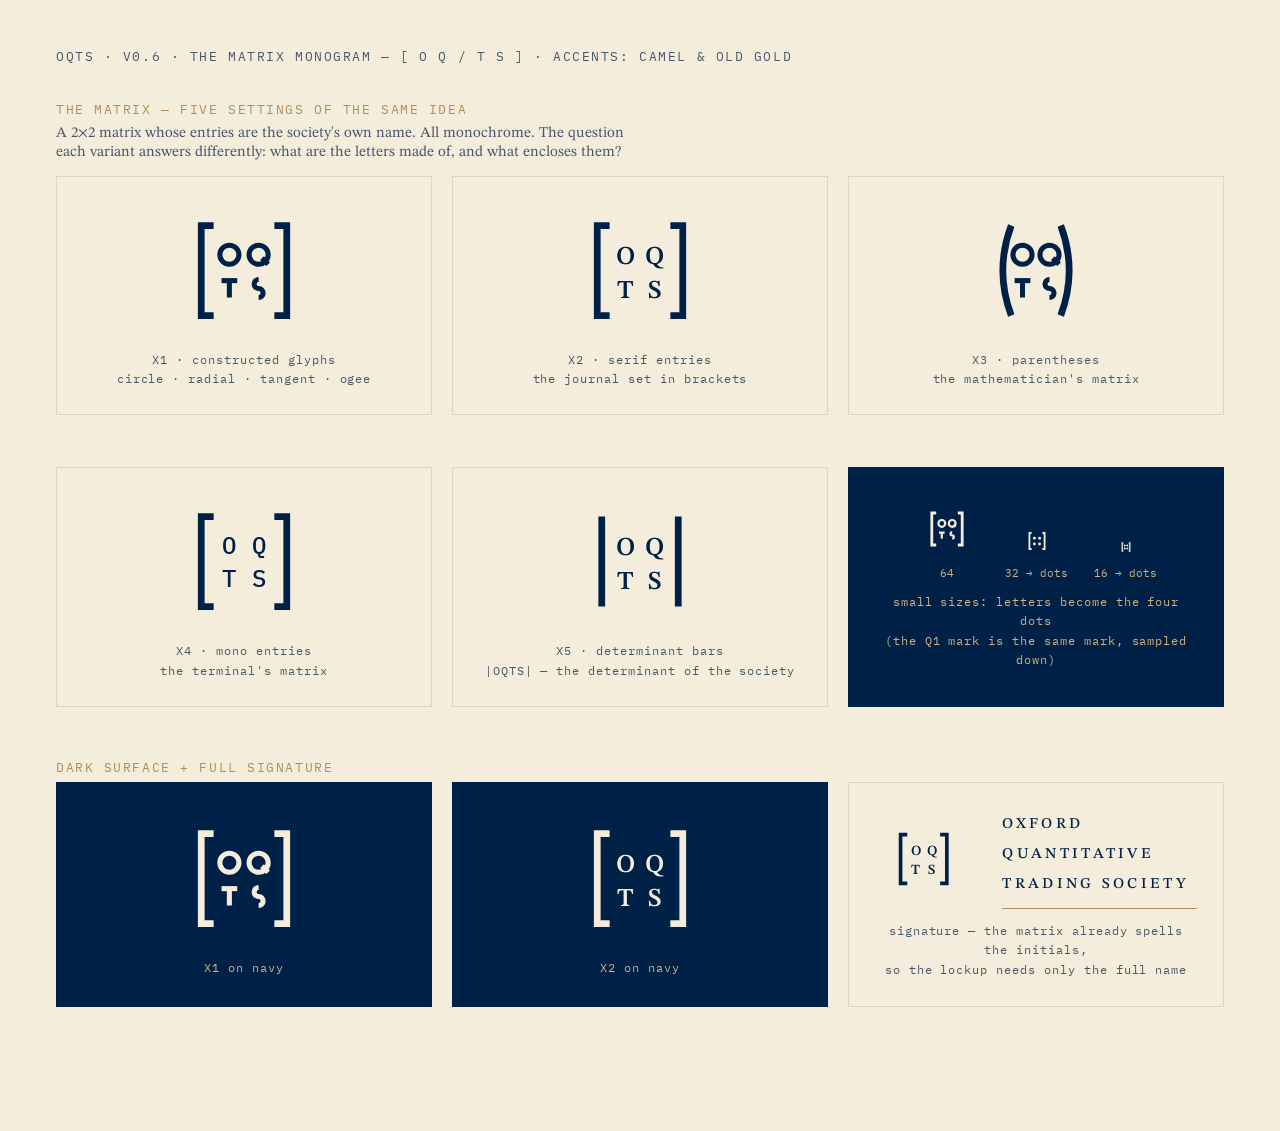
<file: archive/marks-v6.html>
<!DOCTYPE html>
<html lang="en">
<head>
<meta charset="utf-8">
<title>OQTS — the matrix monogram v0.6</title>
<link rel="preconnect" href="https://fonts.googleapis.com">
<link rel="preconnect" href="https://fonts.gstatic.com" crossorigin>
<link href="https://fonts.googleapis.com/css2?family=STIX+Two+Text:wght@400;500;600&family=IBM+Plex+Mono:wght@400;500&display=swap" rel="stylesheet">
<style>
  :root {
    --oxford: #002147;
    --paper:  #F4EDDC;
    --slate:  #46586A;
    --chalk:  #E0D5BC;
    --camel:  #B08D57;
    --camelnavy: #CDB183;
  }
  * { margin: 0; padding: 0; box-sizing: border-box; }
  body {
    background: var(--paper);
    color: var(--oxford);
    font-family: "STIX Two Text", serif;
    padding: 48px 56px 72px;
  }
  .page-title {
    font-family: "IBM Plex Mono", monospace;
    font-size: 13px; letter-spacing: 0.12em; color: var(--slate);
    text-transform: uppercase; margin-bottom: 36px;
  }
  .row { margin-bottom: 52px; }
  .row-label {
    font-family: "IBM Plex Mono", monospace;
    font-size: 13px; letter-spacing: 0.12em; color: var(--camel);
    text-transform: uppercase; margin-bottom: 6px;
  }
  .row-note { font-size: 15px; color: var(--slate); margin-bottom: 14px; max-width: 84ch; }
  .cells { display: flex; gap: 20px; align-items: stretch; }
  .cell {
    border: 1px solid var(--chalk);
    display: flex; flex-direction: column; align-items: center; justify-content: center;
    padding: 26px; min-height: 225px; flex: 1; gap: 12px;
  }
  .cell.dark { background: var(--oxford); color: var(--paper); border-color: var(--oxford); }
  .cap {
    font-family: "IBM Plex Mono", monospace; font-size: 12px;
    letter-spacing: 0.08em; color: var(--slate); text-align: center; line-height: 1.6;
  }
  .dark .cap { color: var(--camelnavy); }
  .favs { display: flex; gap: 26px; align-items: flex-end; }
  .fav { text-align: center; }
  .fav figcaption { font-family: "IBM Plex Mono", monospace; font-size: 11px; color: var(--slate); margin-top: 7px; }
  .dark .fav figcaption { color: var(--camelnavy); }
  svg text { fill: currentColor; }
  .lockup { display: flex; align-items: center; gap: 30px; }
  .lockup .name {
    font-size: 15px; font-weight: 500; letter-spacing: 0.22em; line-height: 2;
  }
  .lockup .name .accent-rule { display: block; height: 1.5px; background: var(--camel); margin-top: 8px; }
  .dark .lockup .name .accent-rule { background: var(--camelnavy); }
</style>
</head>
<body>

<div class="page-title">OQTS · v0.6 · the matrix monogram — [ O Q / T S ] · accents: camel &amp; old gold</div>

<div class="row">
  <div class="row-label">The matrix — five settings of the same idea</div>
  <div class="row-note">A 2×2 matrix whose entries are the society's own name. All monochrome. The
  question each variant answers differently: what are the letters made of, and what encloses them?</div>
  <div class="cells">
    <div class="cell">
      <svg width="180" height="135" viewBox="0 0 320 240">
        <path d="M 106 40 L 84 40 L 84 200 L 106 200" fill="none" stroke="currentColor" stroke-width="12"/>
        <path d="M 214 40 L 236 40 L 236 200 L 214 200" fill="none" stroke="currentColor" stroke-width="12"/>
        <circle cx="134" cy="92" r="17" fill="none" stroke="currentColor" stroke-width="9"/>
        <circle cx="186" cy="92" r="17" fill="none" stroke="currentColor" stroke-width="9"/>
        <line x1="192" y1="98" x2="203" y2="109" stroke="currentColor" stroke-width="9"/>
        <line x1="120" y1="138" x2="148" y2="138" stroke="currentColor" stroke-width="9"/>
        <line x1="134" y1="138" x2="134" y2="168" stroke="currentColor" stroke-width="9"/>
        <path d="M 186 136 A 8 8 0 0 0 186 152 A 8 8 0 0 1 186 168" fill="none" stroke="currentColor" stroke-width="9"/>
      </svg>
      <div class="cap">X1 · constructed glyphs<br>circle · radial · tangent · ogee</div>
    </div>
    <div class="cell">
      <svg width="180" height="135" viewBox="0 0 320 240">
        <path d="M 106 40 L 84 40 L 84 200 L 106 200" fill="none" stroke="currentColor" stroke-width="12"/>
        <path d="M 214 40 L 236 40 L 236 200 L 214 200" fill="none" stroke="currentColor" stroke-width="12"/>
        <text x="134" y="108" font-family="STIX Two Text" font-size="46" font-weight="600" text-anchor="middle">O</text>
        <text x="186" y="108" font-family="STIX Two Text" font-size="46" font-weight="600" text-anchor="middle">Q</text>
        <text x="134" y="168" font-family="STIX Two Text" font-size="46" font-weight="600" text-anchor="middle">T</text>
        <text x="186" y="168" font-family="STIX Two Text" font-size="46" font-weight="600" text-anchor="middle">S</text>
      </svg>
      <div class="cap">X2 · serif entries<br>the journal set in brackets</div>
    </div>
    <div class="cell">
      <svg width="180" height="135" viewBox="0 0 320 240">
        <path d="M 116 40 Q 86 120 116 200" fill="none" stroke="currentColor" stroke-width="12"/>
        <path d="M 204 40 Q 234 120 204 200" fill="none" stroke="currentColor" stroke-width="12"/>
        <circle cx="136" cy="92" r="17" fill="none" stroke="currentColor" stroke-width="9"/>
        <circle cx="184" cy="92" r="17" fill="none" stroke="currentColor" stroke-width="9"/>
        <line x1="190" y1="98" x2="201" y2="109" stroke="currentColor" stroke-width="9"/>
        <line x1="122" y1="138" x2="150" y2="138" stroke="currentColor" stroke-width="9"/>
        <line x1="136" y1="138" x2="136" y2="168" stroke="currentColor" stroke-width="9"/>
        <path d="M 184 136 A 8 8 0 0 0 184 152 A 8 8 0 0 1 184 168" fill="none" stroke="currentColor" stroke-width="9"/>
      </svg>
      <div class="cap">X3 · parentheses<br>the mathematician's matrix</div>
    </div>
  </div>
</div>

<div class="row">
  <div class="cells">
    <div class="cell">
      <svg width="180" height="135" viewBox="0 0 320 240">
        <path d="M 106 40 L 84 40 L 84 200 L 106 200" fill="none" stroke="currentColor" stroke-width="12"/>
        <path d="M 214 40 L 236 40 L 236 200 L 214 200" fill="none" stroke="currentColor" stroke-width="12"/>
        <text x="134" y="106" font-family="IBM Plex Mono" font-size="42" font-weight="500" text-anchor="middle">O</text>
        <text x="186" y="106" font-family="IBM Plex Mono" font-size="42" font-weight="500" text-anchor="middle">Q</text>
        <text x="134" y="166" font-family="IBM Plex Mono" font-size="42" font-weight="500" text-anchor="middle">T</text>
        <text x="186" y="166" font-family="IBM Plex Mono" font-size="42" font-weight="500" text-anchor="middle">S</text>
      </svg>
      <div class="cap">X4 · mono entries<br>the terminal's matrix</div>
    </div>
    <div class="cell">
      <svg width="180" height="135" viewBox="0 0 320 240">
        <line x1="92" y1="40" x2="92" y2="200" stroke="currentColor" stroke-width="12"/>
        <line x1="228" y1="40" x2="228" y2="200" stroke="currentColor" stroke-width="12"/>
        <text x="134" y="108" font-family="STIX Two Text" font-size="46" font-weight="600" text-anchor="middle">O</text>
        <text x="186" y="108" font-family="STIX Two Text" font-size="46" font-weight="600" text-anchor="middle">Q</text>
        <text x="134" y="168" font-family="STIX Two Text" font-size="46" font-weight="600" text-anchor="middle">T</text>
        <text x="186" y="168" font-family="STIX Two Text" font-size="46" font-weight="600" text-anchor="middle">S</text>
      </svg>
      <div class="cap">X5 · determinant bars<br>|OQTS| — the determinant of the society</div>
    </div>
    <div class="cell dark">
      <div class="favs">
        <figure class="fav"><svg width="64" height="48" viewBox="0 0 320 240"><path d="M 106 40 L 84 40 L 84 200 L 106 200" fill="none" stroke="currentColor" stroke-width="14"/><path d="M 214 40 L 236 40 L 236 200 L 214 200" fill="none" stroke="currentColor" stroke-width="14"/><circle cx="134" cy="92" r="17" fill="none" stroke="currentColor" stroke-width="11"/><circle cx="186" cy="92" r="17" fill="none" stroke="currentColor" stroke-width="11"/><line x1="192" y1="98" x2="203" y2="109" stroke="currentColor" stroke-width="11"/><line x1="120" y1="138" x2="148" y2="138" stroke="currentColor" stroke-width="11"/><line x1="134" y1="138" x2="134" y2="168" stroke="currentColor" stroke-width="11"/><path d="M 186 136 A 8 8 0 0 0 186 152 A 8 8 0 0 1 186 168" fill="none" stroke="currentColor" stroke-width="11"/></svg><figcaption>64</figcaption></figure>
        <figure class="fav"><svg width="32" height="24" viewBox="0 0 320 240"><path d="M 106 40 L 84 40 L 84 200 L 106 200" fill="none" stroke="currentColor" stroke-width="18"/><path d="M 214 40 L 236 40 L 236 200 L 214 200" fill="none" stroke="currentColor" stroke-width="18"/><g fill="currentColor"><circle cx="134" cy="92" r="14"/><circle cx="186" cy="92" r="14"/><circle cx="134" cy="150" r="14"/><circle cx="186" cy="150" r="14"/></g></svg><figcaption>32 → dots</figcaption></figure>
        <figure class="fav"><svg width="16" height="12" viewBox="0 0 320 240"><path d="M 106 40 L 84 40 L 84 200 L 106 200" fill="none" stroke="currentColor" stroke-width="26"/><path d="M 214 40 L 236 40 L 236 200 L 214 200" fill="none" stroke="currentColor" stroke-width="26"/><g fill="currentColor"><circle cx="134" cy="92" r="20"/><circle cx="186" cy="92" r="20"/><circle cx="134" cy="150" r="20"/><circle cx="186" cy="150" r="20"/></g></svg><figcaption>16 → dots</figcaption></figure>
      </div>
      <div class="cap">small sizes: letters become the four dots<br>(the Q1 mark is the same mark, sampled down)</div>
    </div>
  </div>
</div>

<div class="row">
  <div class="row-label">Dark surface + full signature</div>
  <div class="cells">
    <div class="cell dark">
      <svg width="180" height="135" viewBox="0 0 320 240">
        <path d="M 106 40 L 84 40 L 84 200 L 106 200" fill="none" stroke="currentColor" stroke-width="12"/>
        <path d="M 214 40 L 236 40 L 236 200 L 214 200" fill="none" stroke="currentColor" stroke-width="12"/>
        <circle cx="134" cy="92" r="17" fill="none" stroke="currentColor" stroke-width="9"/>
        <circle cx="186" cy="92" r="17" fill="none" stroke="currentColor" stroke-width="9"/>
        <line x1="192" y1="98" x2="203" y2="109" stroke="currentColor" stroke-width="9"/>
        <line x1="120" y1="138" x2="148" y2="138" stroke="currentColor" stroke-width="9"/>
        <line x1="134" y1="138" x2="134" y2="168" stroke="currentColor" stroke-width="9"/>
        <path d="M 186 136 A 8 8 0 0 0 186 152 A 8 8 0 0 1 186 168" fill="none" stroke="currentColor" stroke-width="9"/>
      </svg>
      <div class="cap">X1 on navy</div>
    </div>
    <div class="cell dark">
      <svg width="180" height="135" viewBox="0 0 320 240">
        <path d="M 106 40 L 84 40 L 84 200 L 106 200" fill="none" stroke="currentColor" stroke-width="12"/>
        <path d="M 214 40 L 236 40 L 236 200 L 214 200" fill="none" stroke="currentColor" stroke-width="12"/>
        <text x="134" y="108" font-family="STIX Two Text" font-size="46" font-weight="600" text-anchor="middle">O</text>
        <text x="186" y="108" font-family="STIX Two Text" font-size="46" font-weight="600" text-anchor="middle">Q</text>
        <text x="134" y="168" font-family="STIX Two Text" font-size="46" font-weight="600" text-anchor="middle">T</text>
        <text x="186" y="168" font-family="STIX Two Text" font-size="46" font-weight="600" text-anchor="middle">S</text>
      </svg>
      <div class="cap">X2 on navy</div>
    </div>
    <div class="cell">
      <div class="lockup">
        <svg width="120" height="90" viewBox="0 0 320 240">
          <path d="M 106 40 L 84 40 L 84 200 L 106 200" fill="none" stroke="currentColor" stroke-width="12"/>
          <path d="M 214 40 L 236 40 L 236 200 L 214 200" fill="none" stroke="currentColor" stroke-width="12"/>
          <text x="134" y="108" font-family="STIX Two Text" font-size="46" font-weight="600" text-anchor="middle">O</text>
          <text x="186" y="108" font-family="STIX Two Text" font-size="46" font-weight="600" text-anchor="middle">Q</text>
          <text x="134" y="168" font-family="STIX Two Text" font-size="46" font-weight="600" text-anchor="middle">T</text>
          <text x="186" y="168" font-family="STIX Two Text" font-size="46" font-weight="600" text-anchor="middle">S</text>
        </svg>
        <div class="name">
          OXFORD QUANTITATIVE<br>TRADING SOCIETY
          <span class="accent-rule"></span>
        </div>
      </div>
      <div class="cap">signature — the matrix already spells the initials,<br>so the lockup needs only the full name</div>
    </div>
  </div>
</div>

</body>
</html>
</file>
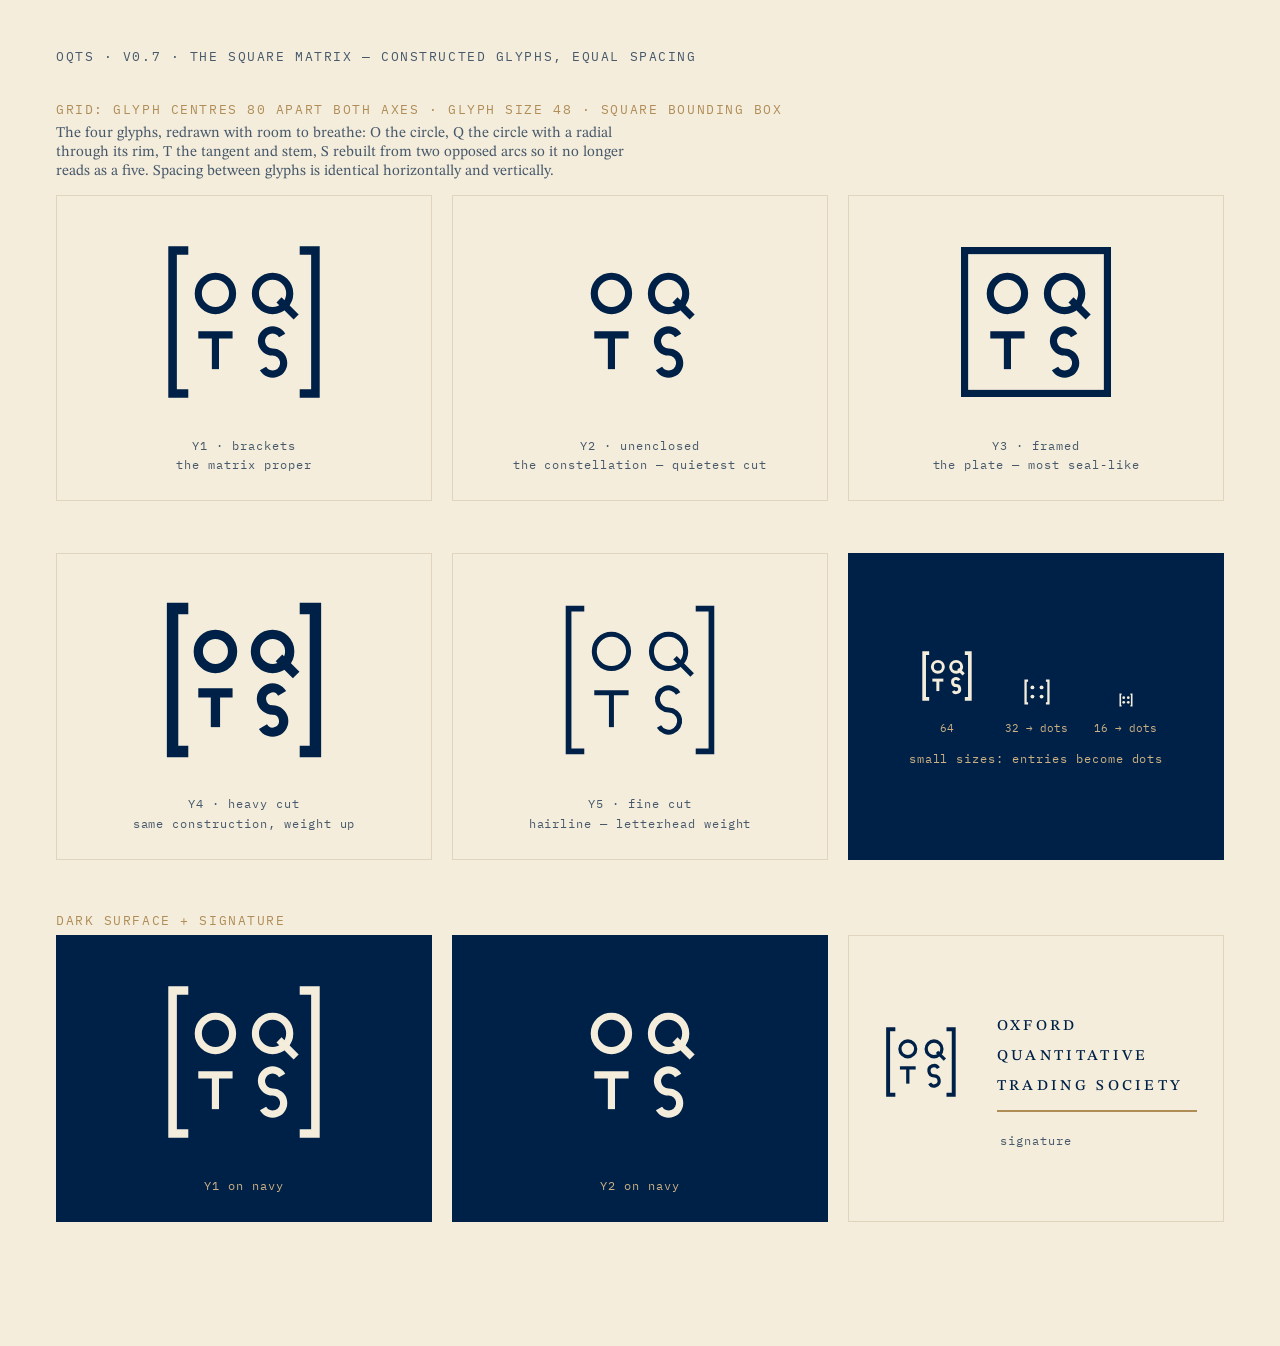
<file: archive/marks-v7.html>
<!DOCTYPE html>
<html lang="en">
<head>
<meta charset="utf-8">
<title>OQTS — square matrix, constructed glyphs v0.7</title>
<link rel="preconnect" href="https://fonts.googleapis.com">
<link rel="preconnect" href="https://fonts.gstatic.com" crossorigin>
<link href="https://fonts.googleapis.com/css2?family=STIX+Two+Text:wght@400;500;600&family=IBM+Plex+Mono:wght@400;500&display=swap" rel="stylesheet">
<style>
  :root {
    --oxford: #002147;
    --paper:  #F4EDDC;
    --slate:  #46586A;
    --chalk:  #E0D5BC;
    --camel:  #B08D57;
    --camelnavy: #CDB183;
  }
  * { margin: 0; padding: 0; box-sizing: border-box; }
  body {
    background: var(--paper);
    color: var(--oxford);
    font-family: "STIX Two Text", serif;
    padding: 48px 56px 72px;
  }
  .page-title {
    font-family: "IBM Plex Mono", monospace;
    font-size: 13px; letter-spacing: 0.12em; color: var(--slate);
    text-transform: uppercase; margin-bottom: 36px;
  }
  .row { margin-bottom: 52px; }
  .row-label {
    font-family: "IBM Plex Mono", monospace;
    font-size: 13px; letter-spacing: 0.12em; color: var(--camel);
    text-transform: uppercase; margin-bottom: 6px;
  }
  .row-note { font-size: 15px; color: var(--slate); margin-bottom: 14px; max-width: 84ch; }
  .cells { display: flex; gap: 20px; align-items: stretch; }
  .cell {
    border: 1px solid var(--chalk);
    display: flex; flex-direction: column; align-items: center; justify-content: center;
    padding: 26px; min-height: 250px; flex: 1; gap: 14px;
  }
  .cell.dark { background: var(--oxford); color: var(--paper); border-color: var(--oxford); }
  .cap {
    font-family: "IBM Plex Mono", monospace; font-size: 12px;
    letter-spacing: 0.08em; color: var(--slate); text-align: center; line-height: 1.6;
  }
  .dark .cap { color: var(--camelnavy); }
  .favs { display: flex; gap: 26px; align-items: flex-end; }
  .fav { text-align: center; }
  .fav figcaption { font-family: "IBM Plex Mono", monospace; font-size: 11px; color: var(--slate); margin-top: 7px; }
  .dark .fav figcaption { color: var(--camelnavy); }
  .lockup { display: flex; align-items: center; gap: 30px; }
  .lockup .name { font-size: 15px; font-weight: 500; letter-spacing: 0.22em; line-height: 2; }
  .lockup .name .accent-rule { display: block; height: 1.5px; background: var(--camel); margin-top: 8px; }
</style>
</head>
<body>

<div class="page-title">OQTS · v0.7 · the square matrix — constructed glyphs, equal spacing</div>

<div class="row">
  <div class="row-label">Grid: glyph centres 80 apart both axes · glyph size 48 · square bounding box</div>
  <div class="row-note">The four glyphs, redrawn with room to breathe: O the circle, Q the circle with
  a radial through its rim, T the tangent and stem, S rebuilt from two opposed arcs so it no longer
  reads as a five. Spacing between glyphs is identical horizontally and vertically.</div>
  <div class="cells">
    <div class="cell">
      <svg width="200" height="200" viewBox="0 0 280 280">
        <path d="M 62 40 L 40 40 L 40 240 L 62 240" fill="none" stroke="currentColor" stroke-width="12"/>
        <path d="M 218 40 L 240 40 L 240 240 L 218 240" fill="none" stroke="currentColor" stroke-width="12"/>
        <circle cx="100" cy="100" r="24" fill="none" stroke="currentColor" stroke-width="10"/>
        <circle cx="180" cy="100" r="24" fill="none" stroke="currentColor" stroke-width="10"/>
        <line x1="189" y1="109" x2="213" y2="133" stroke="currentColor" stroke-width="10"/>
        <line x1="76" y1="158" x2="124" y2="158" stroke="currentColor" stroke-width="10"/>
        <line x1="100" y1="158" x2="100" y2="206" stroke="currentColor" stroke-width="10"/>
        <path d="M 193.4 158.8 A 15.5 15.5 0 1 0 180 182 A 15.5 15.5 0 1 1 166.6 205.2" fill="none" stroke="currentColor" stroke-width="10"/>
      </svg>
      <div class="cap">Y1 · brackets<br>the matrix proper</div>
    </div>
    <div class="cell">
      <svg width="200" height="200" viewBox="0 0 280 280">
        <circle cx="100" cy="100" r="24" fill="none" stroke="currentColor" stroke-width="10"/>
        <circle cx="180" cy="100" r="24" fill="none" stroke="currentColor" stroke-width="10"/>
        <line x1="189" y1="109" x2="213" y2="133" stroke="currentColor" stroke-width="10"/>
        <line x1="76" y1="158" x2="124" y2="158" stroke="currentColor" stroke-width="10"/>
        <line x1="100" y1="158" x2="100" y2="206" stroke="currentColor" stroke-width="10"/>
        <path d="M 193.4 158.8 A 15.5 15.5 0 1 0 180 182 A 15.5 15.5 0 1 1 166.6 205.2" fill="none" stroke="currentColor" stroke-width="10"/>
      </svg>
      <div class="cap">Y2 · unenclosed<br>the constellation — quietest cut</div>
    </div>
    <div class="cell">
      <svg width="200" height="200" viewBox="0 0 280 280">
        <rect x="40" y="40" width="200" height="200" fill="none" stroke="currentColor" stroke-width="10"/>
        <circle cx="100" cy="100" r="24" fill="none" stroke="currentColor" stroke-width="10"/>
        <circle cx="180" cy="100" r="24" fill="none" stroke="currentColor" stroke-width="10"/>
        <line x1="189" y1="109" x2="213" y2="133" stroke="currentColor" stroke-width="10"/>
        <line x1="76" y1="158" x2="124" y2="158" stroke="currentColor" stroke-width="10"/>
        <line x1="100" y1="158" x2="100" y2="206" stroke="currentColor" stroke-width="10"/>
        <path d="M 193.4 158.8 A 15.5 15.5 0 1 0 180 182 A 15.5 15.5 0 1 1 166.6 205.2" fill="none" stroke="currentColor" stroke-width="10"/>
      </svg>
      <div class="cap">Y3 · framed<br>the plate — most seal-like</div>
    </div>
  </div>
</div>

<div class="row">
  <div class="cells">
    <div class="cell">
      <svg width="200" height="200" viewBox="0 0 280 280">
        <path d="M 62 40 L 40 40 L 40 240 L 62 240" fill="none" stroke="currentColor" stroke-width="16"/>
        <path d="M 218 40 L 240 40 L 240 240 L 218 240" fill="none" stroke="currentColor" stroke-width="16"/>
        <circle cx="100" cy="100" r="24" fill="none" stroke="currentColor" stroke-width="13"/>
        <circle cx="180" cy="100" r="24" fill="none" stroke="currentColor" stroke-width="13"/>
        <line x1="189" y1="109" x2="213" y2="133" stroke="currentColor" stroke-width="13"/>
        <line x1="76" y1="158" x2="124" y2="158" stroke="currentColor" stroke-width="13"/>
        <line x1="100" y1="158" x2="100" y2="206" stroke="currentColor" stroke-width="13"/>
        <path d="M 193.4 158.8 A 15.5 15.5 0 1 0 180 182 A 15.5 15.5 0 1 1 166.6 205.2" fill="none" stroke="currentColor" stroke-width="13"/>
      </svg>
      <div class="cap">Y4 · heavy cut<br>same construction, weight up</div>
    </div>
    <div class="cell">
      <svg width="200" height="200" viewBox="0 0 280 280">
        <path d="M 62 40 L 40 40 L 40 240 L 62 240" fill="none" stroke="currentColor" stroke-width="8"/>
        <path d="M 218 40 L 240 40 L 240 240 L 218 240" fill="none" stroke="currentColor" stroke-width="8"/>
        <circle cx="100" cy="100" r="24" fill="none" stroke="currentColor" stroke-width="7"/>
        <circle cx="180" cy="100" r="24" fill="none" stroke="currentColor" stroke-width="7"/>
        <line x1="189" y1="109" x2="213" y2="133" stroke="currentColor" stroke-width="7"/>
        <line x1="76" y1="158" x2="124" y2="158" stroke="currentColor" stroke-width="7"/>
        <line x1="100" y1="158" x2="100" y2="206" stroke="currentColor" stroke-width="7"/>
        <path d="M 193.4 158.8 A 15.5 15.5 0 1 0 180 182 A 15.5 15.5 0 1 1 166.6 205.2" fill="none" stroke="currentColor" stroke-width="7"/>
      </svg>
      <div class="cap">Y5 · fine cut<br>hairline — letterhead weight</div>
    </div>
    <div class="cell dark">
      <div class="favs">
        <figure class="fav"><svg width="64" height="64" viewBox="0 0 280 280"><path d="M 62 40 L 40 40 L 40 240 L 62 240" fill="none" stroke="currentColor" stroke-width="16"/><path d="M 218 40 L 240 40 L 240 240 L 218 240" fill="none" stroke="currentColor" stroke-width="16"/><circle cx="100" cy="100" r="24" fill="none" stroke="currentColor" stroke-width="13"/><circle cx="180" cy="100" r="24" fill="none" stroke="currentColor" stroke-width="13"/><line x1="189" y1="109" x2="213" y2="133" stroke="currentColor" stroke-width="13"/><line x1="76" y1="158" x2="124" y2="158" stroke="currentColor" stroke-width="13"/><line x1="100" y1="158" x2="100" y2="206" stroke="currentColor" stroke-width="13"/><path d="M 193.4 158.8 A 15.5 15.5 0 1 0 180 182 A 15.5 15.5 0 1 1 166.6 205.2" fill="none" stroke="currentColor" stroke-width="13"/></svg><figcaption>64</figcaption></figure>
        <figure class="fav"><svg width="32" height="32" viewBox="0 0 280 280"><path d="M 62 40 L 40 40 L 40 240 L 62 240" fill="none" stroke="currentColor" stroke-width="20"/><path d="M 218 40 L 240 40 L 240 240 L 218 240" fill="none" stroke="currentColor" stroke-width="20"/><g fill="currentColor"><circle cx="100" cy="100" r="17"/><circle cx="180" cy="100" r="17"/><circle cx="100" cy="180" r="17"/><circle cx="180" cy="180" r="17"/></g></svg><figcaption>32 → dots</figcaption></figure>
        <figure class="fav"><svg width="16" height="16" viewBox="0 0 280 280"><path d="M 62 40 L 40 40 L 40 240 L 62 240" fill="none" stroke="currentColor" stroke-width="28"/><path d="M 218 40 L 240 40 L 240 240 L 218 240" fill="none" stroke="currentColor" stroke-width="28"/><g fill="currentColor"><circle cx="100" cy="100" r="24"/><circle cx="180" cy="100" r="24"/><circle cx="100" cy="180" r="24"/><circle cx="180" cy="180" r="24"/></g></svg><figcaption>16 → dots</figcaption></figure>
      </div>
      <div class="cap">small sizes: entries become dots</div>
    </div>
  </div>
</div>

<div class="row">
  <div class="row-label">Dark surface + signature</div>
  <div class="cells">
    <div class="cell dark">
      <svg width="200" height="200" viewBox="0 0 280 280">
        <path d="M 62 40 L 40 40 L 40 240 L 62 240" fill="none" stroke="currentColor" stroke-width="12"/>
        <path d="M 218 40 L 240 40 L 240 240 L 218 240" fill="none" stroke="currentColor" stroke-width="12"/>
        <circle cx="100" cy="100" r="24" fill="none" stroke="currentColor" stroke-width="10"/>
        <circle cx="180" cy="100" r="24" fill="none" stroke="currentColor" stroke-width="10"/>
        <line x1="189" y1="109" x2="213" y2="133" stroke="currentColor" stroke-width="10"/>
        <line x1="76" y1="158" x2="124" y2="158" stroke="currentColor" stroke-width="10"/>
        <line x1="100" y1="158" x2="100" y2="206" stroke="currentColor" stroke-width="10"/>
        <path d="M 193.4 158.8 A 15.5 15.5 0 1 0 180 182 A 15.5 15.5 0 1 1 166.6 205.2" fill="none" stroke="currentColor" stroke-width="10"/>
      </svg>
      <div class="cap">Y1 on navy</div>
    </div>
    <div class="cell dark">
      <svg width="200" height="200" viewBox="0 0 280 280">
        <circle cx="100" cy="100" r="24" fill="none" stroke="currentColor" stroke-width="10"/>
        <circle cx="180" cy="100" r="24" fill="none" stroke="currentColor" stroke-width="10"/>
        <line x1="189" y1="109" x2="213" y2="133" stroke="currentColor" stroke-width="10"/>
        <line x1="76" y1="158" x2="124" y2="158" stroke="currentColor" stroke-width="10"/>
        <line x1="100" y1="158" x2="100" y2="206" stroke="currentColor" stroke-width="10"/>
        <path d="M 193.4 158.8 A 15.5 15.5 0 1 0 180 182 A 15.5 15.5 0 1 1 166.6 205.2" fill="none" stroke="currentColor" stroke-width="10"/>
      </svg>
      <div class="cap">Y2 on navy</div>
    </div>
    <div class="cell">
      <div class="lockup">
        <svg width="110" height="110" viewBox="0 0 280 280">
          <path d="M 62 40 L 40 40 L 40 240 L 62 240" fill="none" stroke="currentColor" stroke-width="12"/>
          <path d="M 218 40 L 240 40 L 240 240 L 218 240" fill="none" stroke="currentColor" stroke-width="12"/>
          <circle cx="100" cy="100" r="24" fill="none" stroke="currentColor" stroke-width="10"/>
          <circle cx="180" cy="100" r="24" fill="none" stroke="currentColor" stroke-width="10"/>
          <line x1="189" y1="109" x2="213" y2="133" stroke="currentColor" stroke-width="10"/>
          <line x1="76" y1="158" x2="124" y2="158" stroke="currentColor" stroke-width="10"/>
          <line x1="100" y1="158" x2="100" y2="206" stroke="currentColor" stroke-width="10"/>
          <path d="M 193.4 158.8 A 15.5 15.5 0 1 0 180 182 A 15.5 15.5 0 1 1 166.6 205.2" fill="none" stroke="currentColor" stroke-width="10"/>
        </svg>
        <div class="name">
          OXFORD QUANTITATIVE<br>TRADING SOCIETY
          <span class="accent-rule"></span>
        </div>
      </div>
      <div class="cap">signature</div>
    </div>
  </div>
</div>

</body>
</html>
</file>
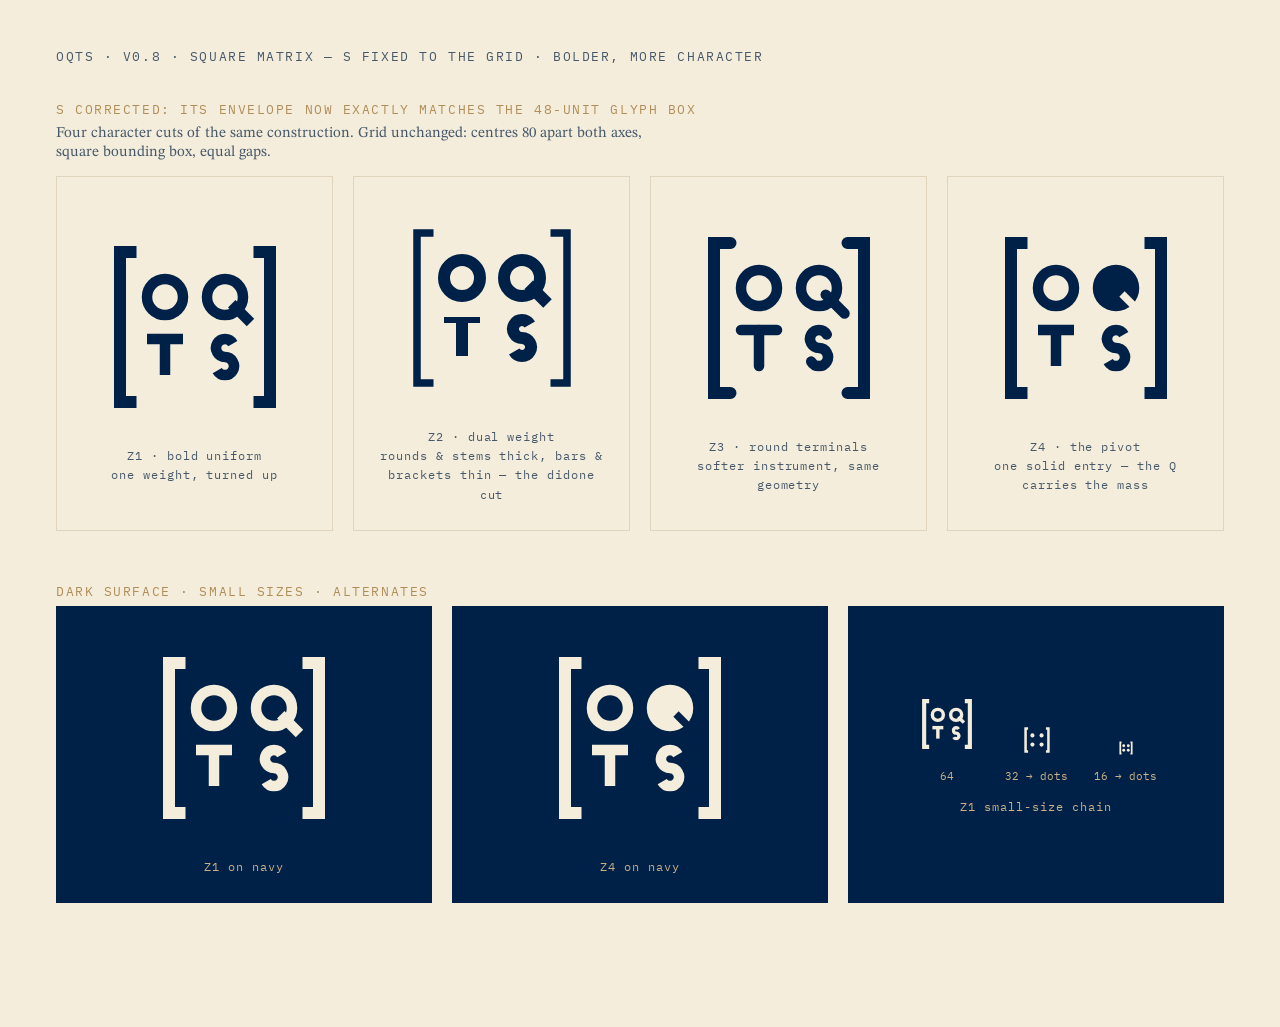
<file: archive/marks-v8.html>
<!DOCTYPE html>
<html lang="en">
<head>
<meta charset="utf-8">
<title>OQTS — square matrix, bolder cuts v0.8</title>
<link rel="preconnect" href="https://fonts.googleapis.com">
<link rel="preconnect" href="https://fonts.gstatic.com" crossorigin>
<link href="https://fonts.googleapis.com/css2?family=STIX+Two+Text:wght@400;500;600&family=IBM+Plex+Mono:wght@400;500&display=swap" rel="stylesheet">
<style>
  :root {
    --oxford: #002147;
    --paper:  #F4EDDC;
    --slate:  #46586A;
    --chalk:  #E0D5BC;
    --camel:  #B08D57;
    --camelnavy: #CDB183;
  }
  * { margin: 0; padding: 0; box-sizing: border-box; }
  body {
    background: var(--paper);
    color: var(--oxford);
    font-family: "STIX Two Text", serif;
    padding: 48px 56px 72px;
  }
  .page-title {
    font-family: "IBM Plex Mono", monospace;
    font-size: 13px; letter-spacing: 0.12em; color: var(--slate);
    text-transform: uppercase; margin-bottom: 36px;
  }
  .row { margin-bottom: 52px; }
  .row-label {
    font-family: "IBM Plex Mono", monospace;
    font-size: 13px; letter-spacing: 0.12em; color: var(--camel);
    text-transform: uppercase; margin-bottom: 6px;
  }
  .row-note { font-size: 15px; color: var(--slate); margin-bottom: 14px; max-width: 84ch; }
  .cells { display: flex; gap: 20px; align-items: stretch; }
  .cell {
    border: 1px solid var(--chalk);
    display: flex; flex-direction: column; align-items: center; justify-content: center;
    padding: 26px; min-height: 250px; flex: 1; gap: 14px;
  }
  .cell.dark { background: var(--oxford); color: var(--paper); border-color: var(--oxford); }
  .cap {
    font-family: "IBM Plex Mono", monospace; font-size: 12px;
    letter-spacing: 0.08em; color: var(--slate); text-align: center; line-height: 1.6;
  }
  .dark .cap { color: var(--camelnavy); }
  .favs { display: flex; gap: 26px; align-items: flex-end; }
  .fav { text-align: center; }
  .fav figcaption { font-family: "IBM Plex Mono", monospace; font-size: 11px; color: var(--slate); margin-top: 7px; }
  .dark .fav figcaption { color: var(--camelnavy); }
</style>
</head>
<body>

<div class="page-title">OQTS · v0.8 · square matrix — S fixed to the grid · bolder, more character</div>

<div class="row">
  <div class="row-label">S corrected: its envelope now exactly matches the 48-unit glyph box</div>
  <div class="row-note">Four character cuts of the same construction. Grid unchanged: centres 80 apart
  both axes, square bounding box, equal gaps.</div>
  <div class="cells">
    <div class="cell">
      <svg width="210" height="210" viewBox="0 0 280 280">
        <path d="M 62 40 L 40 40 L 40 240 L 62 240" fill="none" stroke="currentColor" stroke-width="16"/>
        <path d="M 218 40 L 240 40 L 240 240 L 218 240" fill="none" stroke="currentColor" stroke-width="16"/>
        <circle cx="100" cy="100" r="24" fill="none" stroke="currentColor" stroke-width="14"/>
        <circle cx="180" cy="100" r="24" fill="none" stroke="currentColor" stroke-width="14"/>
        <line x1="189" y1="109" x2="214" y2="134" stroke="currentColor" stroke-width="14"/>
        <line x1="76" y1="156" x2="124" y2="156" stroke="currentColor" stroke-width="14"/>
        <line x1="100" y1="156" x2="100" y2="204" stroke="currentColor" stroke-width="14"/>
        <path d="M 190.4 162 A 12 12 0 1 0 180 180 A 12 12 0 1 1 169.6 198" fill="none" stroke="currentColor" stroke-width="14"/>
      </svg>
      <div class="cap">Z1 · bold uniform<br>one weight, turned up</div>
    </div>
    <div class="cell">
      <svg width="210" height="210" viewBox="0 0 280 280">
        <path d="M 62 40 L 40 40 L 40 240 L 62 240" fill="none" stroke="currentColor" stroke-width="10"/>
        <path d="M 218 40 L 240 40 L 240 240 L 218 240" fill="none" stroke="currentColor" stroke-width="10"/>
        <circle cx="100" cy="100" r="24" fill="none" stroke="currentColor" stroke-width="16"/>
        <circle cx="180" cy="100" r="24" fill="none" stroke="currentColor" stroke-width="16"/>
        <line x1="189" y1="109" x2="214" y2="134" stroke="currentColor" stroke-width="16"/>
        <line x1="76" y1="156" x2="124" y2="156" stroke="currentColor" stroke-width="8"/>
        <line x1="100" y1="156" x2="100" y2="204" stroke="currentColor" stroke-width="16"/>
        <path d="M 190.4 162 A 12 12 0 1 0 180 180 A 12 12 0 1 1 169.6 198" fill="none" stroke="currentColor" stroke-width="16"/>
      </svg>
      <div class="cap">Z2 · dual weight<br>rounds & stems thick, bars & brackets thin — the didone cut</div>
    </div>
    <div class="cell">
      <svg width="210" height="210" viewBox="0 0 280 280">
        <path d="M 62 40 L 40 40 L 40 240 L 62 240" fill="none" stroke="currentColor" stroke-width="16" stroke-linecap="round"/>
        <path d="M 218 40 L 240 40 L 240 240 L 218 240" fill="none" stroke="currentColor" stroke-width="16" stroke-linecap="round"/>
        <circle cx="100" cy="100" r="24" fill="none" stroke="currentColor" stroke-width="14"/>
        <circle cx="180" cy="100" r="24" fill="none" stroke="currentColor" stroke-width="14"/>
        <line x1="189" y1="109" x2="214" y2="134" stroke="currentColor" stroke-width="14" stroke-linecap="round"/>
        <line x1="76" y1="156" x2="124" y2="156" stroke="currentColor" stroke-width="14" stroke-linecap="round"/>
        <line x1="100" y1="156" x2="100" y2="204" stroke="currentColor" stroke-width="14" stroke-linecap="round"/>
        <path d="M 190.4 162 A 12 12 0 1 0 180 180 A 12 12 0 1 1 169.6 198" fill="none" stroke="currentColor" stroke-width="14" stroke-linecap="round"/>
      </svg>
      <div class="cap">Z3 · round terminals<br>softer instrument, same geometry</div>
    </div>
    <div class="cell">
      <svg width="210" height="210" viewBox="0 0 280 280">
        <path d="M 62 40 L 40 40 L 40 240 L 62 240" fill="none" stroke="currentColor" stroke-width="16"/>
        <path d="M 218 40 L 240 40 L 240 240 L 218 240" fill="none" stroke="currentColor" stroke-width="16"/>
        <circle cx="100" cy="100" r="24" fill="none" stroke="currentColor" stroke-width="14"/>
        <circle cx="180" cy="100" r="31" fill="currentColor"/>
        <line x1="188" y1="108" x2="216" y2="136" stroke="#F4EDDC" stroke-width="10"/>
        <line x1="76" y1="156" x2="124" y2="156" stroke="currentColor" stroke-width="14"/>
        <line x1="100" y1="156" x2="100" y2="204" stroke="currentColor" stroke-width="14"/>
        <path d="M 190.4 162 A 12 12 0 1 0 180 180 A 12 12 0 1 1 169.6 198" fill="none" stroke="currentColor" stroke-width="14"/>
      </svg>
      <div class="cap">Z4 · the pivot<br>one solid entry — the Q carries the mass</div>
    </div>
  </div>
</div>

<div class="row">
  <div class="row-label">Dark surface · small sizes · alternates</div>
  <div class="cells">
    <div class="cell dark">
      <svg width="210" height="210" viewBox="0 0 280 280">
        <path d="M 62 40 L 40 40 L 40 240 L 62 240" fill="none" stroke="currentColor" stroke-width="16"/>
        <path d="M 218 40 L 240 40 L 240 240 L 218 240" fill="none" stroke="currentColor" stroke-width="16"/>
        <circle cx="100" cy="100" r="24" fill="none" stroke="currentColor" stroke-width="14"/>
        <circle cx="180" cy="100" r="24" fill="none" stroke="currentColor" stroke-width="14"/>
        <line x1="189" y1="109" x2="214" y2="134" stroke="currentColor" stroke-width="14"/>
        <line x1="76" y1="156" x2="124" y2="156" stroke="currentColor" stroke-width="14"/>
        <line x1="100" y1="156" x2="100" y2="204" stroke="currentColor" stroke-width="14"/>
        <path d="M 190.4 162 A 12 12 0 1 0 180 180 A 12 12 0 1 1 169.6 198" fill="none" stroke="currentColor" stroke-width="14"/>
      </svg>
      <div class="cap">Z1 on navy</div>
    </div>
    <div class="cell dark">
      <svg width="210" height="210" viewBox="0 0 280 280">
        <path d="M 62 40 L 40 40 L 40 240 L 62 240" fill="none" stroke="currentColor" stroke-width="16"/>
        <path d="M 218 40 L 240 40 L 240 240 L 218 240" fill="none" stroke="currentColor" stroke-width="16"/>
        <circle cx="100" cy="100" r="24" fill="none" stroke="currentColor" stroke-width="14"/>
        <circle cx="180" cy="100" r="31" fill="currentColor"/>
        <line x1="188" y1="108" x2="216" y2="136" stroke="#002147" stroke-width="10"/>
        <line x1="76" y1="156" x2="124" y2="156" stroke="currentColor" stroke-width="14"/>
        <line x1="100" y1="156" x2="100" y2="204" stroke="currentColor" stroke-width="14"/>
        <path d="M 190.4 162 A 12 12 0 1 0 180 180 A 12 12 0 1 1 169.6 198" fill="none" stroke="currentColor" stroke-width="14"/>
      </svg>
      <div class="cap">Z4 on navy</div>
    </div>
    <div class="cell dark">
      <div class="favs">
        <figure class="fav"><svg width="64" height="64" viewBox="0 0 280 280"><path d="M 62 40 L 40 40 L 40 240 L 62 240" fill="none" stroke="currentColor" stroke-width="18"/><path d="M 218 40 L 240 40 L 240 240 L 218 240" fill="none" stroke="currentColor" stroke-width="18"/><circle cx="100" cy="100" r="24" fill="none" stroke="currentColor" stroke-width="15"/><circle cx="180" cy="100" r="24" fill="none" stroke="currentColor" stroke-width="15"/><line x1="189" y1="109" x2="214" y2="134" stroke="currentColor" stroke-width="15"/><line x1="76" y1="156" x2="124" y2="156" stroke="currentColor" stroke-width="15"/><line x1="100" y1="156" x2="100" y2="204" stroke="currentColor" stroke-width="15"/><path d="M 190.4 162 A 12 12 0 1 0 180 180 A 12 12 0 1 1 169.6 198" fill="none" stroke="currentColor" stroke-width="15"/></svg><figcaption>64</figcaption></figure>
        <figure class="fav"><svg width="32" height="32" viewBox="0 0 280 280"><path d="M 62 40 L 40 40 L 40 240 L 62 240" fill="none" stroke="currentColor" stroke-width="22"/><path d="M 218 40 L 240 40 L 240 240 L 218 240" fill="none" stroke="currentColor" stroke-width="22"/><g fill="currentColor"><circle cx="100" cy="100" r="18"/><circle cx="180" cy="100" r="18"/><circle cx="100" cy="180" r="18"/><circle cx="180" cy="180" r="18"/></g></svg><figcaption>32 → dots</figcaption></figure>
        <figure class="fav"><svg width="16" height="16" viewBox="0 0 280 280"><path d="M 62 40 L 40 40 L 40 240 L 62 240" fill="none" stroke="currentColor" stroke-width="30"/><path d="M 218 40 L 240 40 L 240 240 L 218 240" fill="none" stroke="currentColor" stroke-width="30"/><g fill="currentColor"><circle cx="100" cy="100" r="25"/><circle cx="180" cy="100" r="25"/><circle cx="100" cy="180" r="25"/><circle cx="180" cy="180" r="25"/></g></svg><figcaption>16 → dots</figcaption></figure>
      </div>
      <div class="cap">Z1 small-size chain</div>
    </div>
  </div>
</div>

</body>
</html>
</file>
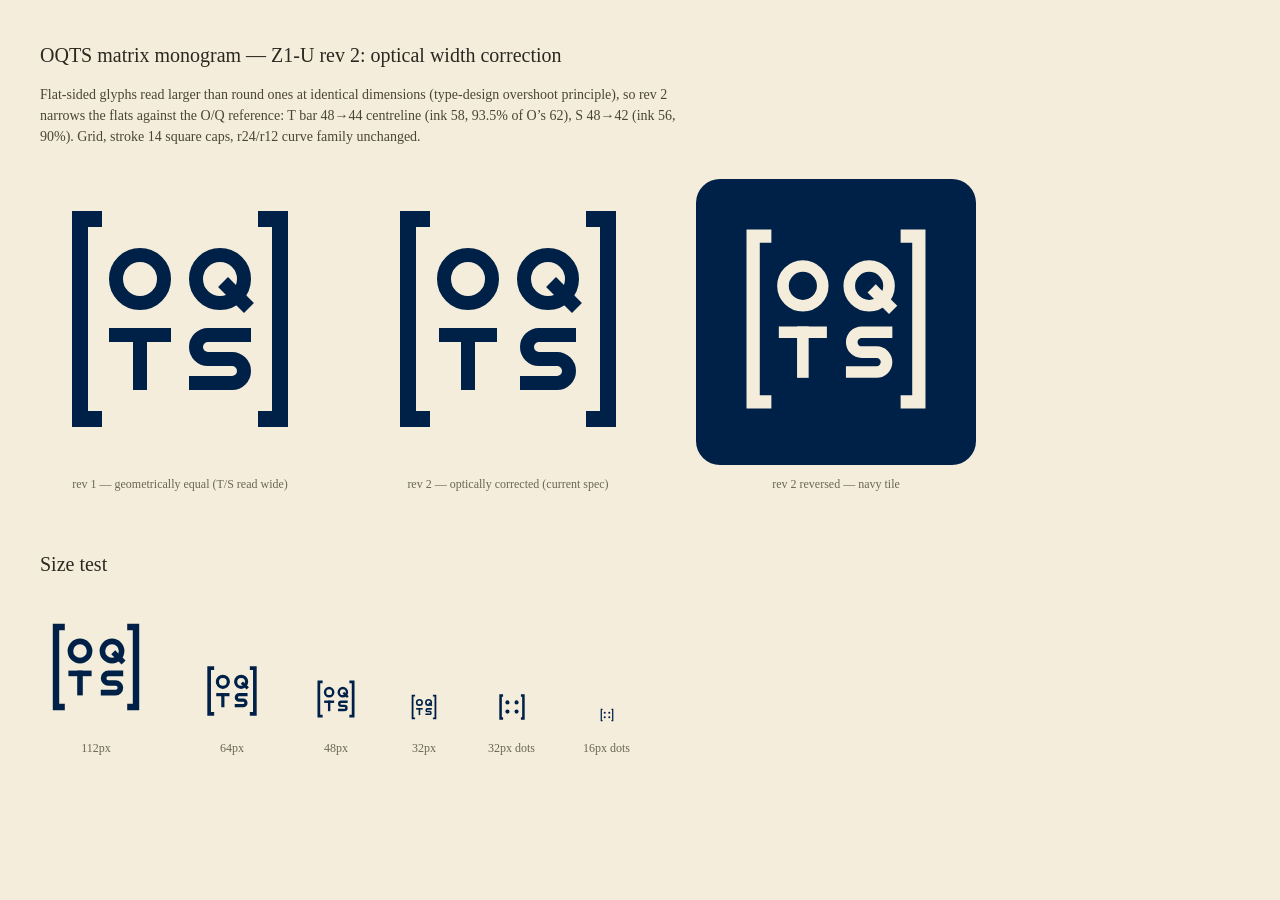
<file: archive/marks-v9.html>
<!doctype html>
<html lang="en">
<head>
<meta charset="utf-8">
<title>OQTS marks v9 — Z1-U optical correction (rev 2)</title>
<style>
  body { background:#F4EDDC; color:#2b2820; font:14px/1.5 Georgia, serif; margin:40px; }
  h1 { font-size:20px; font-weight:normal; }
  .row { display:flex; gap:48px; align-items:flex-end; flex-wrap:wrap; margin:32px 0 56px; }
  .item { text-align:center; }
  .item p { margin:10px 0 0; font-size:12px; color:#6b6555; }
  .note { max-width:640px; color:#4a4536; }
  .navy { background:#002147; border-radius:24px; padding:24px; display:inline-block; }
</style>
</head>
<body>
<h1>OQTS matrix monogram — Z1-U rev 2: optical width correction</h1>
<p class="note">Flat-sided glyphs read larger than round ones at identical dimensions
(type-design overshoot principle), so rev 2 narrows the flats against the O/Q reference:
T bar 48&rarr;44 centreline (ink 58, 93.5% of O&rsquo;s 62), S 48&rarr;42 (ink 56, 90%).
Grid, stroke 14 square caps, r24/r12 curve family unchanged.</p>

<div class="row">
  <div class="item">
    <svg viewBox="0 0 280 280" width="280" height="280">
      <g stroke="#002147" fill="none">
        <path d="M 62 40 L 40 40 L 40 240 L 62 240" stroke-width="16"/>
        <path d="M 218 40 L 240 40 L 240 240 L 218 240" stroke-width="16"/>
      </g>
      <g stroke="#002147" fill="none" stroke-width="14" stroke-linecap="square">
        <circle cx="100" cy="100" r="24"/><circle cx="180" cy="100" r="24"/>
        <line x1="188" y1="108" x2="204" y2="124"/>
        <line x1="76" y1="156" x2="124" y2="156"/><line x1="100" y1="156" x2="100" y2="204"/>
        <path d="M 204 156 H 168 A 12 12 0 0 0 168 180 H 192 A 12 12 0 0 1 192 204 H 156"/>
      </g>
    </svg>
    <p>rev 1 — geometrically equal (T/S read wide)</p>
  </div>
  <div class="item">
    <svg viewBox="0 0 280 280" width="280" height="280">
      <g stroke="#002147" fill="none">
        <path d="M 62 40 L 40 40 L 40 240 L 62 240" stroke-width="16"/>
        <path d="M 218 40 L 240 40 L 240 240 L 218 240" stroke-width="16"/>
      </g>
      <g stroke="#002147" fill="none" stroke-width="14" stroke-linecap="square">
        <circle cx="100" cy="100" r="24"/><circle cx="180" cy="100" r="24"/>
        <line x1="188" y1="108" x2="204" y2="124"/>
        <line x1="78" y1="156" x2="122" y2="156"/><line x1="100" y1="156" x2="100" y2="204"/>
        <path d="M 201 156 H 171 A 12 12 0 0 0 171 180 H 189 A 12 12 0 0 1 189 204 H 159"/>
      </g>
    </svg>
    <p>rev 2 — optically corrected (current spec)</p>
  </div>
  <div class="item">
    <span class="navy">
      <svg viewBox="0 0 280 280" width="232" height="232">
        <g stroke="#F4EDDC" fill="none">
          <path d="M 62 40 L 40 40 L 40 240 L 62 240" stroke-width="16"/>
          <path d="M 218 40 L 240 40 L 240 240 L 218 240" stroke-width="16"/>
        </g>
        <g stroke="#F4EDDC" fill="none" stroke-width="14" stroke-linecap="square">
          <circle cx="100" cy="100" r="24"/><circle cx="180" cy="100" r="24"/>
          <line x1="188" y1="108" x2="204" y2="124"/>
          <line x1="78" y1="156" x2="122" y2="156"/><line x1="100" y1="156" x2="100" y2="204"/>
          <path d="M 201 156 H 171 A 12 12 0 0 0 171 180 H 189 A 12 12 0 0 1 189 204 H 159"/>
        </g>
      </svg>
    </span>
    <p>rev 2 reversed — navy tile</p>
  </div>
</div>

<h1>Size test</h1>
<div class="row" id="sizes"></div>
<script>
  const mark = document.querySelectorAll('.item svg')[1].outerHTML;
  const dots = `<svg viewBox="0 0 280 280" width="SZ" height="SZ">
    <g stroke="#002147" fill="none">
      <path d="M 62 40 L 40 40 L 40 240 L 62 240" stroke-width="22"/>
      <path d="M 218 40 L 240 40 L 240 240 L 218 240" stroke-width="22"/>
    </g>
    <g fill="#002147"><circle cx="100" cy="100" r="18"/><circle cx="180" cy="100" r="18"/>
    <circle cx="100" cy="180" r="18"/><circle cx="180" cy="180" r="18"/></g></svg>`;
  const row = document.getElementById('sizes');
  for (const s of [112, 64, 48, 32]) {
    const d = document.createElement('div');
    d.className = 'item';
    d.innerHTML = mark.replace('width="280" height="280"', `width="${s}" height="${s}"`) + `<p>${s}px</p>`;
    row.appendChild(d);
  }
  for (const s of [32, 16]) {
    const d = document.createElement('div');
    d.className = 'item';
    d.innerHTML = dots.replaceAll('SZ', s) + `<p>${s}px dots</p>`;
    row.appendChild(d);
  }
</script>
</body>
</html>
</file>
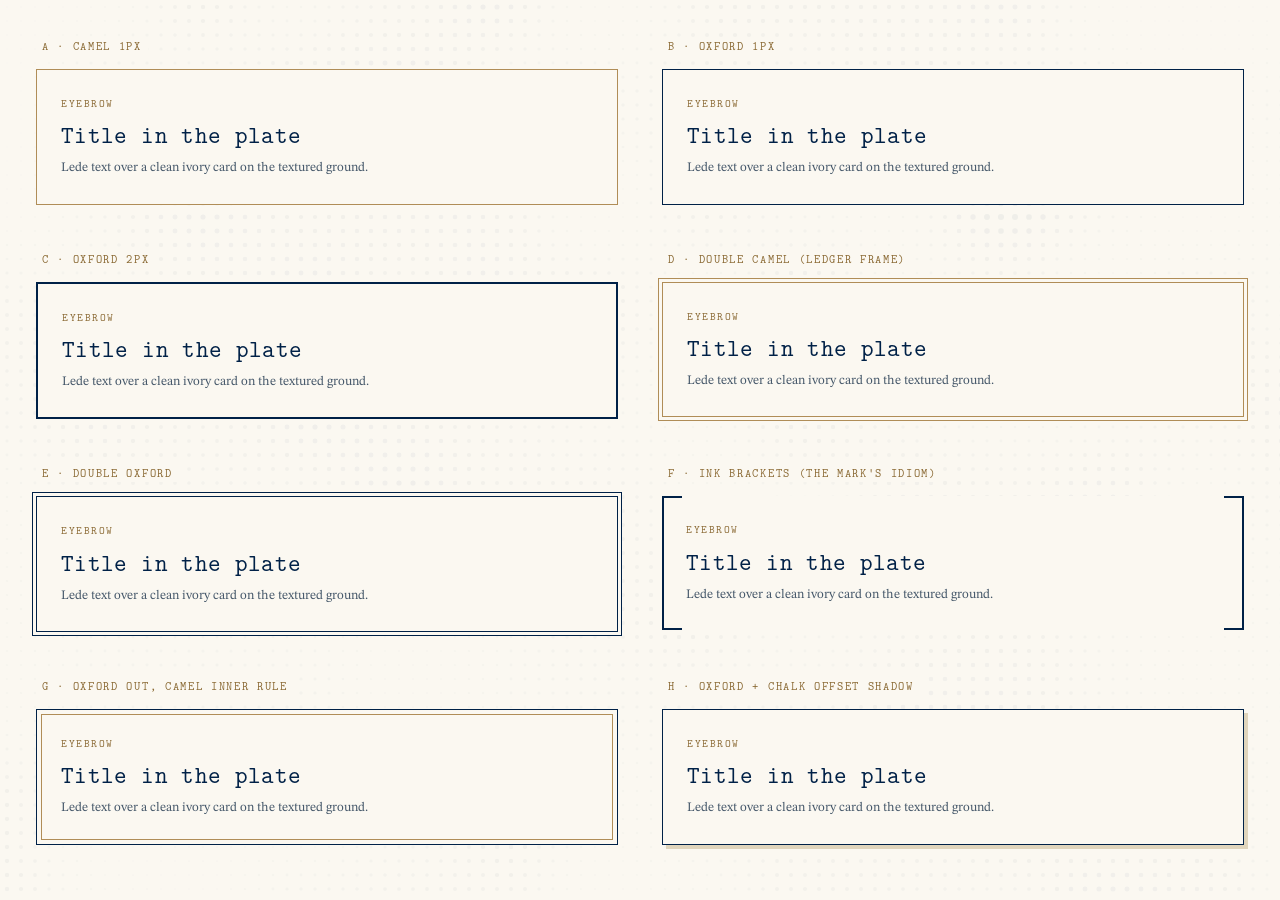
<file: lab/frame-lab.html>
<!doctype html>
<html><head><link rel="stylesheet" href="../assets/oqts.css"><style>
body{margin:0;padding:36px;background:var(--oqts-ivory) url('../assets/patterns/oqts-dots-ground-4.svg');
  color:var(--oqts-oxford);font:400 14px/1.5 var(--oqts-text)}
.grid{display:grid;grid-template-columns:1fr 1fr;gap:44px;max-width:1250px}
.slot>h2{font:400 12px/1 var(--oqts-display);letter-spacing:.14em;text-transform:uppercase;
  color:var(--oqts-bronze);margin:0 0 14px;background:var(--oqts-ivory);display:inline-block;padding:3px 6px}
.plate{position:relative;background:var(--oqts-ivory);padding:26px 24px}
.plate .eb{font:400 11px/1.4 var(--oqts-display);letter-spacing:.14em;text-transform:uppercase;
  color:var(--oqts-bronze);margin:0 0 10px}
.plate h3{font:400 24px/1.2 var(--oqts-display);letter-spacing:.015em;margin:0 0 8px}
.plate p{margin:0;max-width:26em;font-size:13px;color:var(--oqts-slate)}
.vA{border:1px solid var(--oqts-camel)}
.vB{border:1px solid var(--oqts-oxford)}
.vC{border:2px solid var(--oqts-oxford)}
.vD{border:1px solid var(--oqts-camel);
  box-shadow:0 0 0 3px var(--oqts-ivory),0 0 0 4px var(--oqts-camel)}
.vE{border:1px solid var(--oqts-oxford);
  box-shadow:0 0 0 3px var(--oqts-ivory),0 0 0 4px var(--oqts-oxford)}
.vF::before,.vF::after{content:'';position:absolute;top:0;bottom:0;width:18px;border:2.5px solid var(--oqts-oxford)}
.vF::before{left:0;border-right:0}.vF::after{right:0;border-left:0}
.vG{border:1px solid var(--oqts-oxford)}
.vG::before{content:'';position:absolute;inset:4px;border:1px solid var(--oqts-camel);pointer-events:none}
.vH{border:1px solid var(--oqts-oxford);box-shadow:4px 4px 0 0 var(--oqts-chalk)}
</style></head><body>
<div class="grid">
  <div class="slot"><h2>A · camel 1px</h2>
    <div class="plate vA"><p class="eb">Eyebrow</p><h3>Title in the plate</h3><p>Lede text over a clean ivory card on the textured ground.</p></div></div>
  <div class="slot"><h2>B · oxford 1px</h2>
    <div class="plate vB"><p class="eb">Eyebrow</p><h3>Title in the plate</h3><p>Lede text over a clean ivory card on the textured ground.</p></div></div>
  <div class="slot"><h2>C · oxford 2px</h2>
    <div class="plate vC"><p class="eb">Eyebrow</p><h3>Title in the plate</h3><p>Lede text over a clean ivory card on the textured ground.</p></div></div>
  <div class="slot"><h2>D · double camel (ledger frame)</h2>
    <div class="plate vD"><p class="eb">Eyebrow</p><h3>Title in the plate</h3><p>Lede text over a clean ivory card on the textured ground.</p></div></div>
  <div class="slot"><h2>E · double oxford</h2>
    <div class="plate vE"><p class="eb">Eyebrow</p><h3>Title in the plate</h3><p>Lede text over a clean ivory card on the textured ground.</p></div></div>
  <div class="slot"><h2>F · ink brackets (the mark's idiom)</h2>
    <div class="plate vF"><p class="eb">Eyebrow</p><h3>Title in the plate</h3><p>Lede text over a clean ivory card on the textured ground.</p></div></div>
  <div class="slot"><h2>G · oxford out, camel inner rule</h2>
    <div class="plate vG"><p class="eb">Eyebrow</p><h3>Title in the plate</h3><p>Lede text over a clean ivory card on the textured ground.</p></div></div>
  <div class="slot"><h2>H · oxford + chalk offset shadow</h2>
    <div class="plate vH"><p class="eb">Eyebrow</p><h3>Title in the plate</h3><p>Lede text over a clean ivory card on the textured ground.</p></div></div>
</div></body></html>
</file>
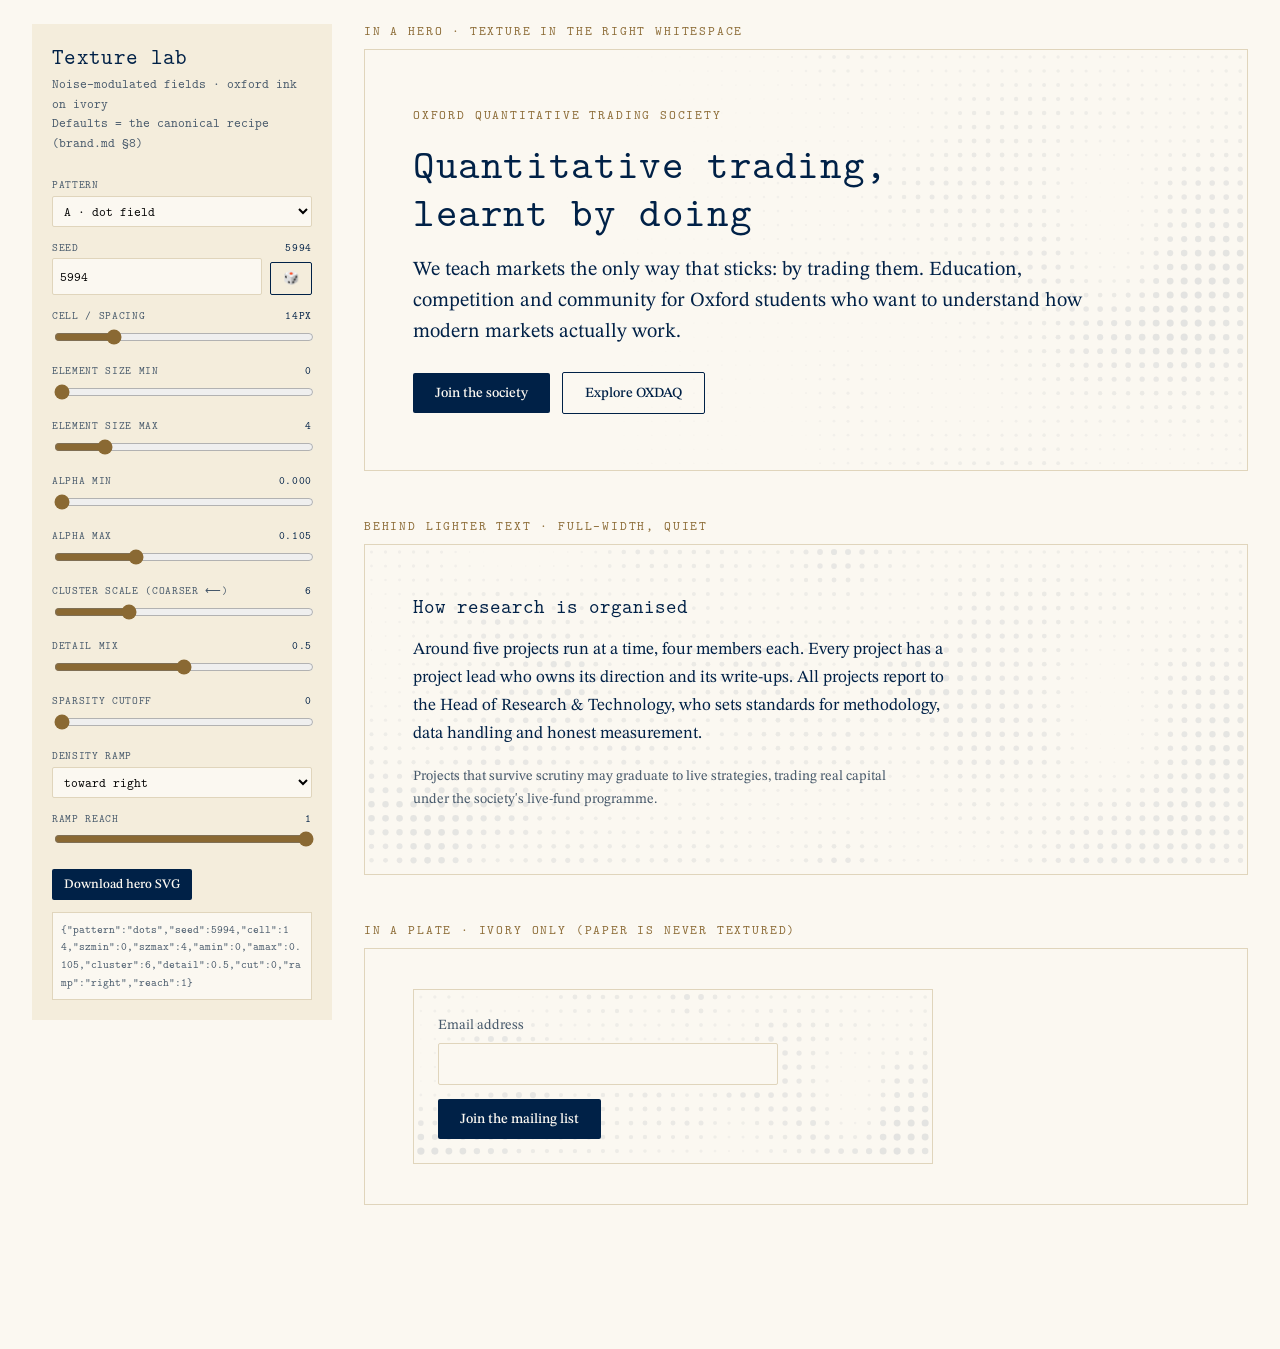
<file: lab/textures.html>
<!doctype html>
<html lang="en-GB">
<head>
<meta charset="utf-8">
<meta name="viewport" content="width=device-width, initial-scale=1">
<title>OQTS — texture lab</title>
<link rel="icon" href="../assets/favicon/favicon.ico">
<link rel="stylesheet" href="../assets/oqts.css">
<style>
*,*::before,*::after{box-sizing:border-box}
body{margin:0;background:var(--oqts-surface);color:var(--oqts-ink);
  font:400 var(--oqts-body)/var(--oqts-lh-body) var(--oqts-text)}
.layout{display:grid;grid-template-columns:300px 1fr;gap:32px;
  max-width:1400px;margin:0 auto;padding:24px 32px 96px}
h1{font:400 22px/1.2 var(--oqts-display);letter-spacing:.015em;margin:0 0 4px}
.sub{font:400 13px/1.5 var(--oqts-display);color:var(--oqts-ink-2);margin:0 0 24px}

/* controls */
.controls{position:sticky;top:24px;align-self:start;background:var(--oqts-surface-2);
  padding:20px;font:400 13px/1.5 var(--oqts-display)}
.controls label{display:block;margin-bottom:12px}
.controls .lab{display:flex;justify-content:space-between;color:var(--oqts-ink-2);
  text-transform:uppercase;letter-spacing:.06em;font-size:11px;margin-bottom:3px}
.controls .lab b{color:var(--oqts-ink);font-weight:400}
.controls input[type=range]{width:100%;accent-color:var(--oqts-bronze)}
.controls select,.controls input[type=number]{width:100%;font:inherit;
  border:1px solid var(--oqts-chalk);background:var(--oqts-surface);padding:5px 7px;border-radius:2px}
.controls .row{display:flex;gap:8px}
.controls button{font:500 13px/1 var(--oqts-text);background:var(--oqts-ink);color:var(--oqts-surface);
  border:0;border-radius:2px;padding:9px 12px;cursor:pointer;margin-top:4px}
.controls button.sec{background:none;color:var(--oqts-ink);border:1px solid var(--oqts-ink)}
#params{font:400 11px/1.6 var(--oqts-display);color:var(--oqts-ink-2);
  background:var(--oqts-surface);border:1px solid var(--oqts-chalk);
  padding:8px;margin-top:12px;word-break:break-all;user-select:all}

/* previews */
.preview{margin-bottom:48px}
.preview h2{font:400 13px/1 var(--oqts-display);letter-spacing:.14em;text-transform:uppercase;
  color:var(--oqts-accent-text);margin:0 0 12px}
.stage{position:relative;border:1px solid var(--oqts-hairline);overflow:hidden}
.stage svg.tex{position:absolute;inset:0;width:100%;height:100%;pointer-events:none}
.stage .content{position:relative}

.hero-mock{padding:56px 48px}
.hero-mock .eyebrow{font:400 13px/1.4 var(--oqts-display);letter-spacing:.14em;
  text-transform:uppercase;color:var(--oqts-accent-text);margin:0 0 16px}
.hero-mock h3{font:400 clamp(30px,3.2vw,42px)/1.16 var(--oqts-display);
  letter-spacing:.015em;margin:0 0 20px;max-width:14em}
.hero-mock p{font-size:20px;line-height:1.55;max-width:34em;margin:0 0 24px}
.hero-mock .btn{display:inline-block;font:500 14px/1 var(--oqts-text);background:var(--oqts-ink);
  color:var(--oqts-surface);padding:13px 22px;border-radius:2px;text-decoration:none;margin-right:12px}
.hero-mock .btn.sec{background:none;color:var(--oqts-ink);border:1px solid var(--oqts-ink)}

.body-mock{padding:48px}
.body-mock h4{font:400 20px/1.3 var(--oqts-display);margin:0 0 12px}
.body-mock p{max-width:68ch;color:var(--oqts-ink)}
.body-mock p.note{font-size:14px;color:var(--oqts-ink-2)}

.panel-mock{padding:40px 48px}
.panel-mock .inner{position:relative;background:var(--oqts-ivory);border:1px solid var(--oqts-chalk);padding:24px;max-width:520px}
.panel-mock .inner svg.tex{position:absolute;inset:0;width:100%;height:100%}
.panel-mock .pcontent{position:relative}
.panel-mock label{display:block;font-size:14px;color:var(--oqts-ink-2);margin-bottom:6px}
.panel-mock .fake-input{background:var(--oqts-surface);border:1px solid var(--oqts-chalk);
  border-radius:2px;height:42px;max-width:340px;margin-bottom:14px}
.panel-mock .btn{display:inline-block;font:500 14px/1 var(--oqts-text);background:var(--oqts-ink);
  color:var(--oqts-surface);padding:13px 22px;border-radius:2px;text-decoration:none}
</style>
</head>
<body>
<div class="layout">
  <aside class="controls">
    <h1>Texture lab</h1>
    <p class="sub">Noise-modulated fields · oxford ink on ivory<br>Defaults = the canonical recipe (brand.md §8)</p>

    <label><span class="lab">Pattern</span>
      <select id="pattern">
        <option value="dots">A · dot field</option>
        <option value="squares">B · square matrix (2px radius)</option>
        <option value="bars">C · right-aligned depth bars</option>
        <option value="hexes">D · hex lattice</option>
      </select>
    </label>
    <label><span class="lab">Seed <b id="v-seed"></b></span>
      <div class="row"><input type="number" id="seed" value="5994" min="1" max="9999">
      <button class="sec" id="dice" title="random seed">🎲</button></div>
    </label>
    <label><span class="lab">Cell / spacing <b id="v-cell"></b></span>
      <input type="range" id="cell" min="8" max="36" step="1" value="14"></label>
    <label><span class="lab">Element size min <b id="v-szmin"></b></span>
      <input type="range" id="szmin" min="0" max="10" step="0.1" value="0"></label>
    <label><span class="lab">Element size max <b id="v-szmax"></b></span>
      <input type="range" id="szmax" min="1" max="18" step="0.1" value="4"></label>
    <label><span class="lab">Alpha min <b id="v-amin"></b></span>
      <input type="range" id="amin" min="0" max="0.15" step="0.005" value="0"></label>
    <label><span class="lab">Alpha max <b id="v-amax"></b></span>
      <input type="range" id="amax" min="0.02" max="0.3" step="0.005" value="0.105"></label>
    <label><span class="lab">Cluster scale (coarser ⟵) <b id="v-cluster"></b></span>
      <input type="range" id="cluster" min="3" max="14" step="1" value="6"></label>
    <label><span class="lab">Detail mix <b id="v-detail"></b></span>
      <input type="range" id="detail" min="0" max="1" step="0.05" value="0.5"></label>
    <label><span class="lab">Sparsity cutoff <b id="v-cut"></b></span>
      <input type="range" id="cut" min="0" max="0.4" step="0.01" value="0"></label>
    <label><span class="lab">Density ramp</span>
      <select id="ramp">
        <option value="right">toward right</option>
        <option value="left">toward left</option>
        <option value="none">none (uniform)</option>
      </select>
    </label>
    <label><span class="lab">Ramp reach <b id="v-reach"></b></span>
      <input type="range" id="reach" min="0.2" max="1" step="0.05" value="1"></label>
    <button id="dl">Download hero SVG</button>
    <div id="params"></div>
  </aside>

  <main>
    <div class="preview">
      <h2>In a hero · texture in the right whitespace</h2>
      <div class="stage hero-mock" id="stage-hero">
        <div class="content">
          <p class="eyebrow">Oxford Quantitative Trading Society</p>
          <h3>Quantitative trading, learnt by doing</h3>
          <p>We teach markets the only way that sticks: by trading them.
            Education, competition and community for Oxford students who want
            to understand how modern markets actually work.</p>
          <a class="btn">Join the society</a><a class="btn sec">Explore OXDAQ</a>
        </div>
      </div>
    </div>

    <div class="preview">
      <h2>Behind lighter text · full-width, quiet</h2>
      <div class="stage body-mock" id="stage-body">
        <div class="content">
          <h4>How research is organised</h4>
          <p>Around five projects run at a time, four members each. Every
            project has a project lead who owns its direction and its
            write-ups. All projects report to the Head of Research &amp;
            Technology, who sets standards for methodology, data handling and
            honest measurement.</p>
          <p class="note">Projects that survive scrutiny may graduate to live
            strategies, trading real capital under the society's live-fund
            programme.</p>
        </div>
      </div>
    </div>

    <div class="preview">
      <h2>In a plate · ivory only (paper is never textured)</h2>
      <div class="stage panel-mock" id="stage-panel">
        <div class="content">
          <div class="inner" id="panel-inner">
            <div class="pcontent">
              <label>Email address</label>
              <div class="fake-input"></div>
              <a class="btn">Join the mailing list</a>
            </div>
          </div>
        </div>
      </div>
    </div>
  </main>
</div>

<script>
const INK = '#002147';
const $ = id => document.getElementById(id);
const IDS = ['seed','cell','szmin','szmax','amin','amax','cluster','detail','cut','reach'];

function makeNoise(seed, gw, gh){
  let s = (seed >>> 0) || 1;
  const rnd = () => { s ^= s << 13; s >>>= 0; s ^= s >> 17; s ^= s << 5; s >>>= 0; return s / 4294967296; };
  const grid = [];
  for (let y = 0; y <= gh; y++){ const row = []; for (let x = 0; x <= gw; x++) row.push(rnd()); grid.push(row); }
  const sm = t => t * t * (3 - 2 * t);
  return (u, v) => {
    u = Math.min(Math.max(u, 0), 0.999); v = Math.min(Math.max(v, 0), 0.999);
    const x = u * gw, y = v * gh, xi = x | 0, yi = y | 0, xf = sm(x - xi), yf = sm(y - yi);
    const a = grid[yi][xi] * (1 - xf) + grid[yi][xi + 1] * xf;
    const b = grid[yi + 1][xi] * (1 - xf) + grid[yi + 1][xi + 1] * xf;
    return a * (1 - yf) + b * yf;
  };
}
const smoothstep = (e0, e1, x) => { const t = Math.min(Math.max((x - e0) / (e1 - e0), 0), 1); return t * t * (3 - 2 * t); };

function P(){
  return {
    pattern: $('pattern').value, seed: +$('seed').value, cell: +$('cell').value,
    szmin: +$('szmin').value, szmax: +$('szmax').value,
    amin: +$('amin').value, amax: +$('amax').value,
    cluster: +$('cluster').value, detail: +$('detail').value,
    cut: +$('cut').value, ramp: $('ramp').value, reach: +$('reach').value,
  };
}

function fieldFn(p, W, H){
  const n1 = makeNoise(p.seed, p.cluster, Math.max(2, Math.round(p.cluster * H / W)));
  const n2 = makeNoise(p.seed + 999, p.cluster * 2 + 1, Math.max(3, Math.round((p.cluster * 2 + 1) * H / W)));
  return (u, v) => {
    let t = (1 - p.detail) * n1(u, v) + p.detail * n2(u, v);
    if (p.ramp === 'right') t *= smoothstep(1 - p.reach, 0.92, u);
    if (p.ramp === 'left')  t *= smoothstep(1 - p.reach, 0.92, 1 - u);
    return Math.min(Math.max(t, 0), 1);
  };
}

function generate(p, W, H){
  const f = fieldFn(p, W, H), el = [];
  const lerp = (a, b, t) => a + (b - a) * t;
  if (p.pattern === 'bars'){
    const row = Math.max(10, p.cell * 0.8), bh = Math.max(3, p.cell * 0.38);
    for (let y = row / 2; y < H; y += row){
      const t = f(0.5, y / H); if (t < p.cut) continue;
      const ln = lerp(20, W * 0.75, t), a = lerp(p.amin, p.amax, t);
      el.push(`<rect x="${(W - ln).toFixed(1)}" y="${(y - bh / 2).toFixed(1)}" width="${ln.toFixed(1)}" height="${bh.toFixed(1)}" rx="2" fill="${INK}" opacity="${a.toFixed(3)}"/>`);
    }
    return el.join('');
  }
  if (p.pattern === 'hexes'){
    const R = p.cell * 0.72, dy = R * 1.5, dx = R * Math.sqrt(3);
    let yi = 0;
    for (let y = 0; y < H + R; y += dy, yi++){
      for (let x = yi % 2 ? dx / 2 : 0; x < W + R; x += dx){
        const t = f(x / W, y / H); if (t < p.cut) continue;
        const r = R * lerp(p.szmin / 10, Math.min(p.szmax / 10, 1), t), a = lerp(p.amin, p.amax, t);
        const pts = Array.from({length: 6}, (_, k) =>
          `${(x + r * Math.sin(k * Math.PI / 3)).toFixed(1)},${(y - r * Math.cos(k * Math.PI / 3)).toFixed(1)}`).join(' ');
        el.push(`<polygon points="${pts}" fill="${INK}" opacity="${a.toFixed(3)}"/>`);
      }
    }
    return el.join('');
  }
  for (let y = p.cell / 2; y < H; y += p.cell){
    for (let x = p.cell / 2; x < W; x += p.cell){
      const t = f(x / W, y / H); if (t < p.cut) continue;
      const a = lerp(p.amin, p.amax, t);
      if (p.pattern === 'dots'){
        const r = lerp(p.szmin, p.szmax, t);
        el.push(`<circle cx="${x}" cy="${y}" r="${r.toFixed(2)}" fill="${INK}" opacity="${a.toFixed(3)}"/>`);
      } else {
        const s = lerp(Math.max(p.szmin, 1.5), p.szmax * 1.4, t);
        el.push(`<rect x="${(x - s / 2).toFixed(2)}" y="${(y - s / 2).toFixed(2)}" width="${s.toFixed(2)}" height="${s.toFixed(2)}" rx="2" fill="${INK}" opacity="${a.toFixed(3)}"/>`);
      }
    }
  }
  return el.join('');
}

function svgFor(p, W, H, rampOverride){
  const q = rampOverride ? Object.assign({}, p, rampOverride) : p;
  return `<svg class="tex" xmlns="http://www.w3.org/2000/svg" viewBox="0 0 ${W} ${H}" preserveAspectRatio="xMidYMid slice">${generate(q, W, H)}</svg>`;
}

function render(){
  const p = P();
  for (const id of IDS){ const v = $('v-' + id.replace('szmin','szmin')); }
  $('v-seed').textContent = p.seed; $('v-cell').textContent = p.cell + 'px';
  $('v-szmin').textContent = p.szmin; $('v-szmax').textContent = p.szmax;
  $('v-amin').textContent = p.amin.toFixed(3); $('v-amax').textContent = p.amax.toFixed(3);
  $('v-cluster').textContent = p.cluster; $('v-detail').textContent = p.detail;
  $('v-cut').textContent = p.cut; $('v-reach').textContent = p.reach;

  const hero = $('stage-hero'), body = $('stage-body'), panel = $('panel-inner');
  hero.querySelectorAll('svg.tex').forEach(e => e.remove());
  body.querySelectorAll('svg.tex').forEach(e => e.remove());
  panel.querySelectorAll('svg.tex').forEach(e => e.remove());
  hero.insertAdjacentHTML('afterbegin', svgFor(p, hero.clientWidth, hero.clientHeight));
  body.insertAdjacentHTML('afterbegin', svgFor(p, body.clientWidth, body.clientHeight, {ramp: 'none'}));
  panel.insertAdjacentHTML('afterbegin', svgFor(p, panel.clientWidth, panel.clientHeight, {ramp: 'none'}));
  $('params').textContent = JSON.stringify(p);
}

for (const id of [...IDS, 'pattern', 'ramp']) $(id).addEventListener('input', render);
$('dice').addEventListener('click', e => { e.preventDefault(); $('seed').value = 1 + Math.floor(Math.random() * 9998); render(); });
$('dl').addEventListener('click', () => {
  const p = P(), W = 1000, H = 560;
  const s = `<svg xmlns="http://www.w3.org/2000/svg" viewBox="0 0 ${W} ${H}">${generate(p, W, H)}</svg>`;
  const a = document.createElement('a');
  a.href = URL.createObjectURL(new Blob([s], {type: 'image/svg+xml'}));
  a.download = `oqts-texture-${p.pattern}-${p.seed}.svg`;
  a.click();
});
window.addEventListener('resize', render);
render();
</script>
</body>
</html>
</file>
<file: assets/oqts.css>
/* OQTS design tokens — faces, colour, type scale, spacing, layout.
   One import gives a project everything it needs to be on-brand:

     <link rel="stylesheet" href="assets/oqts.css">

   Latin Modern Mono ... GUST Font License (see fonts/latin-modern-mono/LICENSE.txt)
   STIX Two Text ...... SIL Open Font License 1.1 (see fonts/stix-two-text/LICENSE.txt)

   Both ship as WOFF2 for the wire, with the OTF/TTF sources kept beside
   them as the artwork of record. Subsetting remains a possible follow-up. */

/* ── Latin Modern Mono — logo, display, headings, eyebrows, figures ──
   Only three cuts exist. Do not ask this family for a weight ramp; take
   hierarchy from size and letter-spacing instead. Never below 13px. */
@font-face{
  font-family:'Latin Modern Mono';
  src:url('fonts/latin-modern-mono/LatinModernMono-Regular.woff2') format('woff2'),
      url('fonts/latin-modern-mono/LatinModernMono-Regular.otf') format('opentype');
  font-weight:400; font-style:normal; font-display:swap;
}
@font-face{
  font-family:'Latin Modern Mono';
  src:url('fonts/latin-modern-mono/LatinModernMono-Bold.woff2') format('woff2'),
      url('fonts/latin-modern-mono/LatinModernMono-Bold.otf') format('opentype');
  font-weight:700; font-style:normal; font-display:swap;
}
@font-face{
  font-family:'Latin Modern Mono';
  src:url('fonts/latin-modern-mono/LatinModernMono-Slanted.woff2') format('woff2'),
      url('fonts/latin-modern-mono/LatinModernMono-Slanted.otf') format('opentype');
  font-weight:400; font-style:italic; font-display:swap;
}

/* ── STIX Two Text — body copy, UI, forms, member portal ── */
@font-face{
  font-family:'STIX Two Text';
  src:url('fonts/stix-two-text/STIXTwoText-Regular.woff2') format('woff2'),
      url('fonts/stix-two-text/STIXTwoText-Regular.ttf') format('truetype');
  font-weight:400; font-style:normal; font-display:swap;
}
@font-face{
  font-family:'STIX Two Text';
  src:url('fonts/stix-two-text/STIXTwoText-Medium.woff2') format('woff2'),
      url('fonts/stix-two-text/STIXTwoText-Medium.ttf') format('truetype');
  font-weight:500; font-style:normal; font-display:swap;
}
@font-face{
  font-family:'STIX Two Text';
  src:url('fonts/stix-two-text/STIXTwoText-SemiBold.woff2') format('woff2'),
      url('fonts/stix-two-text/STIXTwoText-SemiBold.ttf') format('truetype');
  font-weight:600; font-style:normal; font-display:swap;
}
@font-face{
  font-family:'STIX Two Text';
  src:url('fonts/stix-two-text/STIXTwoText-Bold.woff2') format('woff2'),
      url('fonts/stix-two-text/STIXTwoText-Bold.ttf') format('truetype');
  font-weight:700; font-style:normal; font-display:swap;
}

/* ── Brand tokens, so a consumer needs one import to be correct ── */
:root{
  /* grounds */
  --oqts-ivory:#FBF8F1;       /* base — the default light ground */
  --oqts-oxford:#002147;      /* base — ink on light, and the dark ground */
  /* secondary */
  --oqts-paper:#F4EDDC;       /* tint for panels, cards and bands on ivory */
  --oqts-chalk:#E0D5BC;       /* hairlines and borders */
  --oqts-slate:#46586A;       /* supporting text on light — 6.9:1 on ivory */
  --oqts-slate-rev:#A9B6C6;   /* supporting text on oxford — 7.8:1 */
  /* accent — ONE gold, literally: all three sit on hue 77.4 in OKLCH and
     differ only in lightness. On light grounds gold is not text-safe (camel
     measures 2.9:1), so text takes bronze and rules take camel. Reversed on
     navy the constraint disappears. */
  --oqts-bronze:#8A6933;      /* accent TEXT on light — 4.8:1 on ivory */
  --oqts-camel:#B08D57;       /* accent RULES and detail on light — never text */
  --oqts-camel-rev:#CEB083;   /* accent on navy — 7.8:1, text-safe */

  --oqts-display:'Latin Modern Mono', ui-monospace, monospace;
  --oqts-text:'STIX Two Text', Georgia, serif;
}

/* ── Semantic surface roles ──────────────────────────────────────────────
   Build against these, not the raw colour names, and a page follows the
   theme automatically. There is no dark theme — the brand has one light
   ground. Oxford is still a surface (title bar, footer), but that is a band
   inside a light page, not a mode. */
:root{
  --oqts-surface:var(--oqts-ivory);      /* page ground        */
  --oqts-surface-2:var(--oqts-paper);    /* panels, cards      */
  --oqts-ink:var(--oqts-oxford);         /* body + headings    */
  --oqts-ink-2:var(--oqts-slate);        /* secondary text     */
  --oqts-hairline:var(--oqts-chalk);     /* rules, borders     */
  --oqts-accent-text:var(--oqts-bronze); /* eyebrows, labels   */
  --oqts-accent-rule:var(--oqts-camel);  /* rules, detail      */
}
/* ── Type scale ──────────────────────────────────────────────────────────
   Latin Modern Mono sets everything in the display column; STIX Two Text
   sets everything in the reading column. Sizes are px so the ramp survives
   a consumer changing the root size; line heights are unitless.

   Latin Modern is a 10pt optical design and goes thin on screen, so 13px
   is a hard floor for it — that is why the eyebrow is 13 and not 12. */
:root{
  /* display column — Latin Modern Mono */
  --oqts-display-xl:clamp(30px, 4.4vw, 46px); /* page title      1.16 / .01em  */
  --oqts-display-l:clamp(22px, 2.6vw, 28px);  /* section heading 1.25 / .015em */
  --oqts-display-m:20px;                      /* sub-heading     1.30 / .02em  */
  --oqts-label:16px;                          /* card + table heading, caps, .06em */
  --oqts-data:15px;                           /* tables and figures, tabular  */
  --oqts-eyebrow:13px;                        /* section eyebrow, caps, .14em */
  --oqts-micro:13px;                          /* colophon, captions, .03em    */

  /* reading column — STIX Two Text */
  --oqts-lede:20px;                           /* standfirst      1.55 */
  --oqts-body:17px;                           /* body            1.65 */
  --oqts-body-s:14px;                         /* caption, note   1.60 */

  /* line heights */
  --oqts-lh-tight:1.16;
  --oqts-lh-heading:1.25;
  --oqts-lh-body:1.65;
  --oqts-lh-ui:1.40;

  /* tracking. Caps always need some; lower case never does. */
  --oqts-track-eyebrow:.14em;
  --oqts-track-label:.06em;
  --oqts-track-display:.015em;
  --oqts-track-wordmark:.09em;                /* the logo's own value */
}

/* ── Spacing scale ───────────────────────────────────────────────────────
   A 4px grid. Steps 1-4 are for detail inside a component, 5-7 between
   components, 8-10 between sections. Reach for a step, not a number. */
:root{
  --oqts-space-1:4px;
  --oqts-space-2:8px;
  --oqts-space-3:12px;
  --oqts-space-4:16px;
  --oqts-space-5:24px;
  --oqts-space-6:32px;
  --oqts-space-7:48px;
  --oqts-space-8:64px;
  --oqts-space-9:96px;
  --oqts-space-10:128px;

  /* layout */
  --oqts-measure:68ch;        /* long-form column — never wider */
  --oqts-content:1120px;      /* page max width */
  --oqts-gutter:32px;         /* page padding; 20px below 640px */
  --oqts-rule:1px;            /* hairline weight, in chalk */
}

@media (max-width:640px){
  :root{ --oqts-gutter:20px; }
}

/* ── Data visualisation ──────────────────────────────────────────────────
   Every value below was produced by the six-checks validator, not chosen by
   eye. Re-run it after ANY change:
     python3 <dataviz-skill>/scripts/validate_palette.py "<hex,…>" \
             --mode light --surface '#FBF8F1'

   Charts render on ivory. If a dark surface is ever needed, its steps must be
   SELECTED and re-validated against that surface — never flipped from these. */
:root{
  --oqts-chart-surface:#FBF8F1;
  --oqts-chart-ink:#002147;        /* primary ink   15.1:1 */
  --oqts-chart-ink-2:#46586A;      /* secondary      6.9:1 */
  --oqts-chart-muted:#6B6555;      /* axis + labels  5.5:1 */
  --oqts-chart-grid:#E0D5BC;       /* hairline, recessive  */
  --oqts-chart-baseline:#C9BB9C;

  /* Categorical — fixed slot order, never cycled. Slots 1-2 are the brand,
     so a one- or two-series chart reads as OQTS. A 9th series folds into
     "Other", facets, or small multiples; it is never a generated hue.
     Validated light on #FBF8F1: worst adjacent ΔE 10.6, all checks pass. */
  --oqts-series-1:#1E5C99;   /* oxford blue — brand */
  --oqts-series-2:#B8821E;   /* gold — brand        */
  --oqts-series-3:#7A5BB0;   /* violet  */
  --oqts-series-4:#0E8A72;   /* teal    */
  --oqts-series-5:#C4611A;   /* orange  */
  --oqts-series-6:#8E2740;   /* crimson */
  --oqts-series-7:#C2529E;   /* magenta */
  --oqts-series-8:#2F6B1E;   /* green   */

  /* Sequential — one hue, pale to deep. Steps 100-400 are for continuous
     fills only (heatmaps), where the lightest may recede into the surface.
     Ordinal marks (tiers, buckets) start at 500, the first step over 3:1. */
  --oqts-seq-100:#C7E8FF; --oqts-seq-200:#9ED2FF;
  --oqts-seq-300:#7BB9FD; --oqts-seq-400:#629FE1;
  --oqts-seq-500:#4783C4; --oqts-seq-600:#2C68A6;
  --oqts-seq-700:#0B4E8A; --oqts-seq-800:#00356E;

  /* Diverging — red/green, midpoint to extreme. Corresponding steps clear
     ΔE 8.3-10.1 on light. Non-corresponding steps drop to 4.3, so where
     arbitrary steps abut (matrices, heatmaps) the sign MUST also be carried
     by a label, a texture arm-angle, or a signed value. */
  --oqts-div-neg-1:#C8442E; --oqts-div-neg-2:#A82A22; --oqts-div-neg-3:#7F1D1D;
  --oqts-div-mid:#DCD5C6;
  --oqts-div-pos-1:#46A876; --oqts-div-pos-2:#2A8A5F; --oqts-div-pos-3:#1E6B4F;

  /* Diverging cell tints — the same two hues composited over ivory, for tables
     and heat-grids where ink must stay legible on top. Ink contrast 6.0-12.2. */
  --oqts-div-cell-neg-1:#ECD3CC; --oqts-div-cell-neg-2:#DFB2AB; --oqts-div-cell-neg-3:#D08D85;
  --oqts-div-cell-zero:#FBF8F1;
  --oqts-div-cell-pos-1:#D5E4D7; --oqts-div-cell-pos-2:#B4D3BF; --oqts-div-cell-pos-3:#8EBFA5;

  /* Status — reserved. Never reused as a series colour, always shipped with
     an icon and a label. warning and serious are sub-3:1 on ivory by design;
     the icon + label pairing is the mitigation. */
  --oqts-status-good:#0CA30C;      /* ivory 3.16 · oxford 4.78 */
  --oqts-status-warning:#FAB219;   /* ivory 1.73 · oxford 8.75 */
  --oqts-status-serious:#EC835A;   /* ivory 2.49 · oxford 6.08 */
  --oqts-status-critical:#D03B3B;  /* ivory 4.53 · oxford 3.34 */

  /* Sponsor tier metals — the medal pins on sponsor-tier labels, and
     nothing else. Rules and pins only, never text, never in charts.
     The founder tier wears camel, the brand's own gold. */
  --oqts-tier-gold:#C9A24B;
  --oqts-tier-silver:#A6ADB5;
  --oqts-tier-bronze:#9C5F35;
}
</file>
<file: lab/fonts/fonts.css>
/* generated by tools/build-catalog.py - do not edit by hand */
@font-face{font-family:'Anonymous Pro';src:url('anonymouspro-0.ttf');font-weight:400;font-display:block}
@font-face{font-family:'Anonymous Pro';src:url('anonymouspro-1.ttf');font-weight:700;font-display:block}
@font-face{font-family:'Archivo';src:url('archivo-1.ttf');font-weight:400;font-display:block}
@font-face{font-family:'Archivo';src:url('archivo-0.ttf');font-weight:700;font-display:block}
@font-face{font-family:'Azeret Mono';src:url('azeretmono-0.ttf');font-weight:400;font-display:block}
@font-face{font-family:'Azeret Mono';src:url('azeretmono-1.ttf');font-weight:500;font-display:block}
@font-face{font-family:'B612 Mono';src:url('b612mono-1.ttf');font-weight:400;font-display:block}
@font-face{font-family:'B612 Mono';src:url('b612mono-0.ttf');font-weight:700;font-display:block}
@font-face{font-family:'Bricolage Grotesque';src:url('bricolagegrotesque-2.ttf');font-weight:400;font-display:block}
@font-face{font-family:'Bricolage Grotesque';src:url('bricolagegrotesque-0.ttf');font-weight:600;font-display:block}
@font-face{font-family:'Bricolage Grotesque';src:url('bricolagegrotesque-1.ttf');font-weight:700;font-display:block}
@font-face{font-family:'Cascadia Code';src:url('casc-CascadiaCode-Regular.ttf');font-weight:400;font-display:block}
@font-face{font-family:'Cascadia Code';src:url('casc-CascadiaCode-SemiBold.ttf');font-weight:600;font-display:block}
@font-face{font-family:'Cascadia Code';src:url('casc-CascadiaCode-Bold.ttf');font-weight:700;font-display:block}
@font-face{font-family:'Cascadia Mono';src:url('casc-CascadiaMono-Regular.ttf');font-weight:400;font-display:block}
@font-face{font-family:'Cascadia Mono';src:url('casc-CascadiaMono-SemiBold.ttf');font-weight:600;font-display:block}
@font-face{font-family:'Cascadia Mono';src:url('casc-CascadiaMono-Bold.ttf');font-weight:700;font-display:block}
@font-face{font-family:'Chivo Mono';src:url('chivomono-1.ttf');font-weight:400;font-display:block}
@font-face{font-family:'Chivo Mono';src:url('chivomono-0.ttf');font-weight:600;font-display:block}
@font-face{font-family:'Comfortaa';src:url('comfortaa-0.ttf');font-weight:400;font-display:block}
@font-face{font-family:'Comfortaa';src:url('comfortaa-1.ttf');font-weight:700;font-display:block}
@font-face{font-family:'Courier Prime';src:url('courierprime-0.ttf');font-weight:400;font-display:block}
@font-face{font-family:'Courier Prime';src:url('courierprime-1.ttf');font-weight:700;font-display:block}
@font-face{font-family:'Cutive Mono';src:url('cutivemono-0.ttf');font-weight:400;font-display:block}
@font-face{font-family:'DM Mono';src:url('dmmono-1.ttf');font-weight:400;font-display:block}
@font-face{font-family:'DM Mono';src:url('dmmono-0.ttf');font-weight:500;font-display:block}
@font-face{font-family:'DM Sans';src:url('dmsans-1.ttf');font-weight:400;font-display:block}
@font-face{font-family:'DM Sans';src:url('dmsans-0.ttf');font-weight:500;font-display:block}
@font-face{font-family:'DM Sans';src:url('dmsans-2.ttf');font-weight:700;font-display:block}
@font-face{font-family:'Didact Gothic';src:url('didactgothic-0.ttf');font-weight:400;font-display:block}
@font-face{font-family:'EB Garamond';src:url('ebgaramond-1.ttf');font-weight:400;font-display:block}
@font-face{font-family:'EB Garamond';src:url('ebgaramond-0.ttf');font-weight:500;font-display:block}
@font-face{font-family:'EB Garamond';src:url('ebgaramond-2.ttf');font-weight:600;font-display:block}
@font-face{font-family:'Familjen Grotesk';src:url('familjengrotesk-2.ttf');font-weight:400;font-display:block}
@font-face{font-family:'Familjen Grotesk';src:url('familjengrotesk-1.ttf');font-weight:600;font-display:block}
@font-face{font-family:'Familjen Grotesk';src:url('familjengrotesk-0.ttf');font-weight:700;font-display:block}
@font-face{font-family:'Fira Mono';src:url('firamono-2.ttf');font-weight:400;font-display:block}
@font-face{font-family:'Fira Mono';src:url('firamono-0.ttf');font-weight:500;font-display:block}
@font-face{font-family:'Fira Mono';src:url('firamono-1.ttf');font-weight:700;font-display:block}
@font-face{font-family:'Gabarito';src:url('gabarito-0.ttf');font-weight:400;font-display:block}
@font-face{font-family:'Gabarito';src:url('gabarito-2.ttf');font-weight:600;font-display:block}
@font-face{font-family:'Gabarito';src:url('gabarito-1.ttf');font-weight:700;font-display:block}
@font-face{font-family:'Geist Mono';src:url('geistmono-0.ttf');font-weight:400;font-display:block}
@font-face{font-family:'Geist Mono';src:url('geistmono-1.ttf');font-weight:500;font-display:block}
@font-face{font-family:'Hanken Grotesk';src:url('hankengrotesk-1.ttf');font-weight:400;font-display:block}
@font-face{font-family:'Hanken Grotesk';src:url('hankengrotesk-0.ttf');font-weight:600;font-display:block}
@font-face{font-family:'Hanken Grotesk';src:url('hankengrotesk-2.ttf');font-weight:700;font-display:block}
@font-face{font-family:'IBM Plex Mono';src:url('ibmplexmono-0.ttf');font-weight:400;font-display:block}
@font-face{font-family:'IBM Plex Mono';src:url('ibmplexmono-1.ttf');font-weight:500;font-display:block}
@font-face{font-family:'IBM Plex Mono';src:url('ibmplexmono-2.ttf');font-weight:600;font-display:block}
@font-face{font-family:'Inconsolata';src:url('inconsolata-1.ttf');font-weight:400;font-display:block}
@font-face{font-family:'Inconsolata';src:url('inconsolata-0.ttf');font-weight:600;font-display:block}
@font-face{font-family:'Instrument Sans';src:url('instrumentsans-3.ttf');font-weight:400;font-display:block}
@font-face{font-family:'Instrument Sans';src:url('instrumentsans-2.ttf');font-weight:500;font-display:block}
@font-face{font-family:'Instrument Sans';src:url('instrumentsans-0.ttf');font-weight:600;font-display:block}
@font-face{font-family:'Instrument Sans';src:url('instrumentsans-1.ttf');font-weight:700;font-display:block}
@font-face{font-family:'Inter';src:url('inter-1.ttf');font-weight:400;font-display:block}
@font-face{font-family:'Inter';src:url('inter-0.ttf');font-weight:500;font-display:block}
@font-face{font-family:'JetBrains Mono';src:url('jetbrainsmono-2.ttf');font-weight:400;font-display:block}
@font-face{font-family:'JetBrains Mono';src:url('jetbrainsmono-1.ttf');font-weight:500;font-display:block}
@font-face{font-family:'JetBrains Mono';src:url('jetbrainsmono-0.ttf');font-weight:700;font-display:block}
@font-face{font-family:'Josefin Sans';src:url('josefinsans-0.ttf');font-weight:400;font-display:block}
@font-face{font-family:'Josefin Sans';src:url('josefinsans-2.ttf');font-weight:600;font-display:block}
@font-face{font-family:'Josefin Sans';src:url('josefinsans-1.ttf');font-weight:700;font-display:block}
@font-face{font-family:'Jost';src:url('jost-2.ttf');font-weight:400;font-display:block}
@font-face{font-family:'Jost';src:url('jost-3.ttf');font-weight:500;font-display:block}
@font-face{font-family:'Jost';src:url('jost-0.ttf');font-weight:600;font-display:block}
@font-face{font-family:'Jost';src:url('jost-1.ttf');font-weight:700;font-display:block}
@font-face{font-family:'Kode Mono';src:url('kodemono-1.ttf');font-weight:400;font-display:block}
@font-face{font-family:'Kode Mono';src:url('kodemono-0.ttf');font-weight:600;font-display:block}
@font-face{font-family:'Latin Modern Mono';src:url('lmm-lmmono10-regular.otf');font-weight:400;font-display:block}
@font-face{font-family:'Latin Modern Mono';src:url('lmm-lmmonolt10-bold.otf');font-weight:700;font-display:block}
@font-face{font-family:'Latin Modern Mono Slanted';src:url('lmm-lmmonoslant10-regular.otf');font-weight:400;font-display:block}
@font-face{font-family:'Lexend';src:url('lexend-1.ttf');font-weight:400;font-display:block}
@font-face{font-family:'Lexend';src:url('lexend500.ttf');font-weight:500;font-display:block}
@font-face{font-family:'Lexend';src:url('lexend-0.ttf');font-weight:600;font-display:block}
@font-face{font-family:'Major Mono Display';src:url('majormono-0.ttf');font-weight:400;font-display:block}
@font-face{font-family:'Manrope';src:url('manrope-1.ttf');font-weight:400;font-display:block}
@font-face{font-family:'Manrope';src:url('manrope-0.ttf');font-weight:700;font-display:block}
@font-face{font-family:'Martian Mono';src:url('martianmono-0.ttf');font-weight:400;font-display:block}
@font-face{font-family:'Martian Mono';src:url('martianmono-1.ttf');font-weight:600;font-display:block}
@font-face{font-family:'Montserrat';src:url('montserrat-0.ttf');font-weight:400;font-display:block}
@font-face{font-family:'Montserrat';src:url('montserrat-1.ttf');font-weight:600;font-display:block}
@font-face{font-family:'Montserrat';src:url('montserrat-2.ttf');font-weight:700;font-display:block}
@font-face{font-family:'NovaMono';src:url('novamono-0.ttf');font-weight:400;font-display:block}
@font-face{font-family:'Onest';src:url('onest-0.ttf');font-weight:400;font-display:block}
@font-face{font-family:'Onest';src:url('onest-2.ttf');font-weight:600;font-display:block}
@font-face{font-family:'Onest';src:url('onest-1.ttf');font-weight:700;font-display:block}
@font-face{font-family:'Outfit';src:url('outfit-2.ttf');font-weight:400;font-display:block}
@font-face{font-family:'Outfit';src:url('outfit500.ttf');font-weight:500;font-display:block}
@font-face{font-family:'Outfit';src:url('outfit-1.ttf');font-weight:600;font-display:block}
@font-face{font-family:'Outfit';src:url('outfit-0.ttf');font-weight:700;font-display:block}
@font-face{font-family:'Overpass Mono';src:url('overpassmono-1.ttf');font-weight:400;font-display:block}
@font-face{font-family:'Overpass Mono';src:url('overpassmono-0.ttf');font-weight:600;font-display:block}
@font-face{font-family:'Poppins';src:url('poppins-3.ttf');font-weight:400;font-display:block}
@font-face{font-family:'Poppins';src:url('poppins-2.ttf');font-weight:500;font-display:block}
@font-face{font-family:'Poppins';src:url('poppins-1.ttf');font-weight:600;font-display:block}
@font-face{font-family:'Poppins';src:url('poppins-0.ttf');font-weight:700;font-display:block}
@font-face{font-family:'Public Sans';src:url('publicsans-1.ttf');font-weight:400;font-display:block}
@font-face{font-family:'Public Sans';src:url('publicsans-2.ttf');font-weight:600;font-display:block}
@font-face{font-family:'Public Sans';src:url('publicsans-0.ttf');font-weight:700;font-display:block}
@font-face{font-family:'Questrial';src:url('questrial-0.ttf');font-weight:400;font-display:block}
@font-face{font-family:'Recursive';src:url('recursive-1.ttf');font-weight:400;font-display:block}
@font-face{font-family:'Recursive';src:url('recursive-2.ttf');font-weight:500;font-display:block}
@font-face{font-family:'Recursive';src:url('recursive-0.ttf');font-weight:700;font-display:block}
@font-face{font-family:'Red Hat Display';src:url('redhatdisplay-0.ttf');font-weight:400;font-display:block}
@font-face{font-family:'Red Hat Display';src:url('redhatdisplay-1.ttf');font-weight:700;font-display:block}
@font-face{font-family:'Red Hat Mono';src:url('redhatmono-0.ttf');font-weight:400;font-display:block}
@font-face{font-family:'Red Hat Mono';src:url('redhatmono-1.ttf');font-weight:600;font-display:block}
@font-face{font-family:'Reddit Mono';src:url('redditmono-2.ttf');font-weight:400;font-display:block}
@font-face{font-family:'Reddit Mono';src:url('redditmono-0.ttf');font-weight:500;font-display:block}
@font-face{font-family:'Reddit Mono';src:url('redditmono-1.ttf');font-weight:700;font-display:block}
@font-face{font-family:'Roboto Mono';src:url('robotomono-0.ttf');font-weight:400;font-display:block}
@font-face{font-family:'Roboto Mono';src:url('robotomono-1.ttf');font-weight:500;font-display:block}
@font-face{font-family:'Roboto Mono';src:url('robotomono-2.ttf');font-weight:700;font-display:block}
@font-face{font-family:'Schibsted Grotesk';src:url('schibstedgrotesk-1.ttf');font-weight:400;font-display:block}
@font-face{font-family:'Schibsted Grotesk';src:url('schibstedgrotesk-0.ttf');font-weight:500;font-display:block}
@font-face{font-family:'Schibsted Grotesk';src:url('schibstedgrotesk-2.ttf');font-weight:700;font-display:block}
@font-face{font-family:'Share Tech Mono';src:url('sharetechmono-0.ttf');font-weight:400;font-display:block}
@font-face{font-family:'Sometype Mono';src:url('sometypemono-1.ttf');font-weight:400;font-display:block}
@font-face{font-family:'Sometype Mono';src:url('sometypemono-0.ttf');font-weight:500;font-display:block}
@font-face{font-family:'Sometype Mono';src:url('sometypemono-2.ttf');font-weight:700;font-display:block}
@font-face{font-family:'Sora';src:url('sora-0.ttf');font-weight:400;font-display:block}
@font-face{font-family:'Sora';src:url('sora-1.ttf');font-weight:600;font-display:block}
@font-face{font-family:'Source Code Pro';src:url('sourcecodepro-1.ttf');font-weight:400;font-display:block}
@font-face{font-family:'Source Code Pro';src:url('sourcecodepro-0.ttf');font-weight:600;font-display:block}
@font-face{font-family:'Space Grotesk';src:url('spacegrotesk-2.ttf');font-weight:400;font-display:block}
@font-face{font-family:'Space Grotesk';src:url('spacegrotesk-1.ttf');font-weight:500;font-display:block}
@font-face{font-family:'Space Grotesk';src:url('spacegrotesk-0.ttf');font-weight:700;font-display:block}
@font-face{font-family:'Space Mono';src:url('spacemono-1.ttf');font-weight:400;font-display:block}
@font-face{font-family:'Space Mono';src:url('spacemono-0.ttf');font-weight:700;font-display:block}
@font-face{font-family:'Spectral';src:url('spectral-1.ttf');font-weight:300;font-display:block}
@font-face{font-family:'Spectral';src:url('spectral-0.ttf');font-weight:400;font-display:block}
@font-face{font-family:'Spectral';src:url('spectral-2.ttf');font-weight:600;font-display:block}
@font-face{font-family:'Spline Sans Mono';src:url('splinesansmono-0.ttf');font-weight:400;font-display:block}
@font-face{font-family:'Spline Sans Mono';src:url('splinesansmono-1.ttf');font-weight:600;font-display:block}
@font-face{font-family:'Urbanist';src:url('urbanist-2.ttf');font-weight:400;font-display:block}
@font-face{font-family:'Urbanist';src:url('urbanist500.ttf');font-weight:500;font-display:block}
@font-face{font-family:'Urbanist';src:url('urbanist-0.ttf');font-weight:600;font-display:block}
@font-face{font-family:'Urbanist';src:url('urbanist-1.ttf');font-weight:700;font-display:block}
@font-face{font-family:'VT323';src:url('vt323-0.ttf');font-weight:400;font-display:block}
@font-face{font-family:'Victor Mono';src:url('victormono-2.ttf');font-weight:400;font-display:block}
@font-face{font-family:'Victor Mono';src:url('victormono-1.ttf');font-weight:500;font-display:block}
@font-face{font-family:'Victor Mono';src:url('victormono-0.ttf');font-weight:700;font-display:block}
</file>
